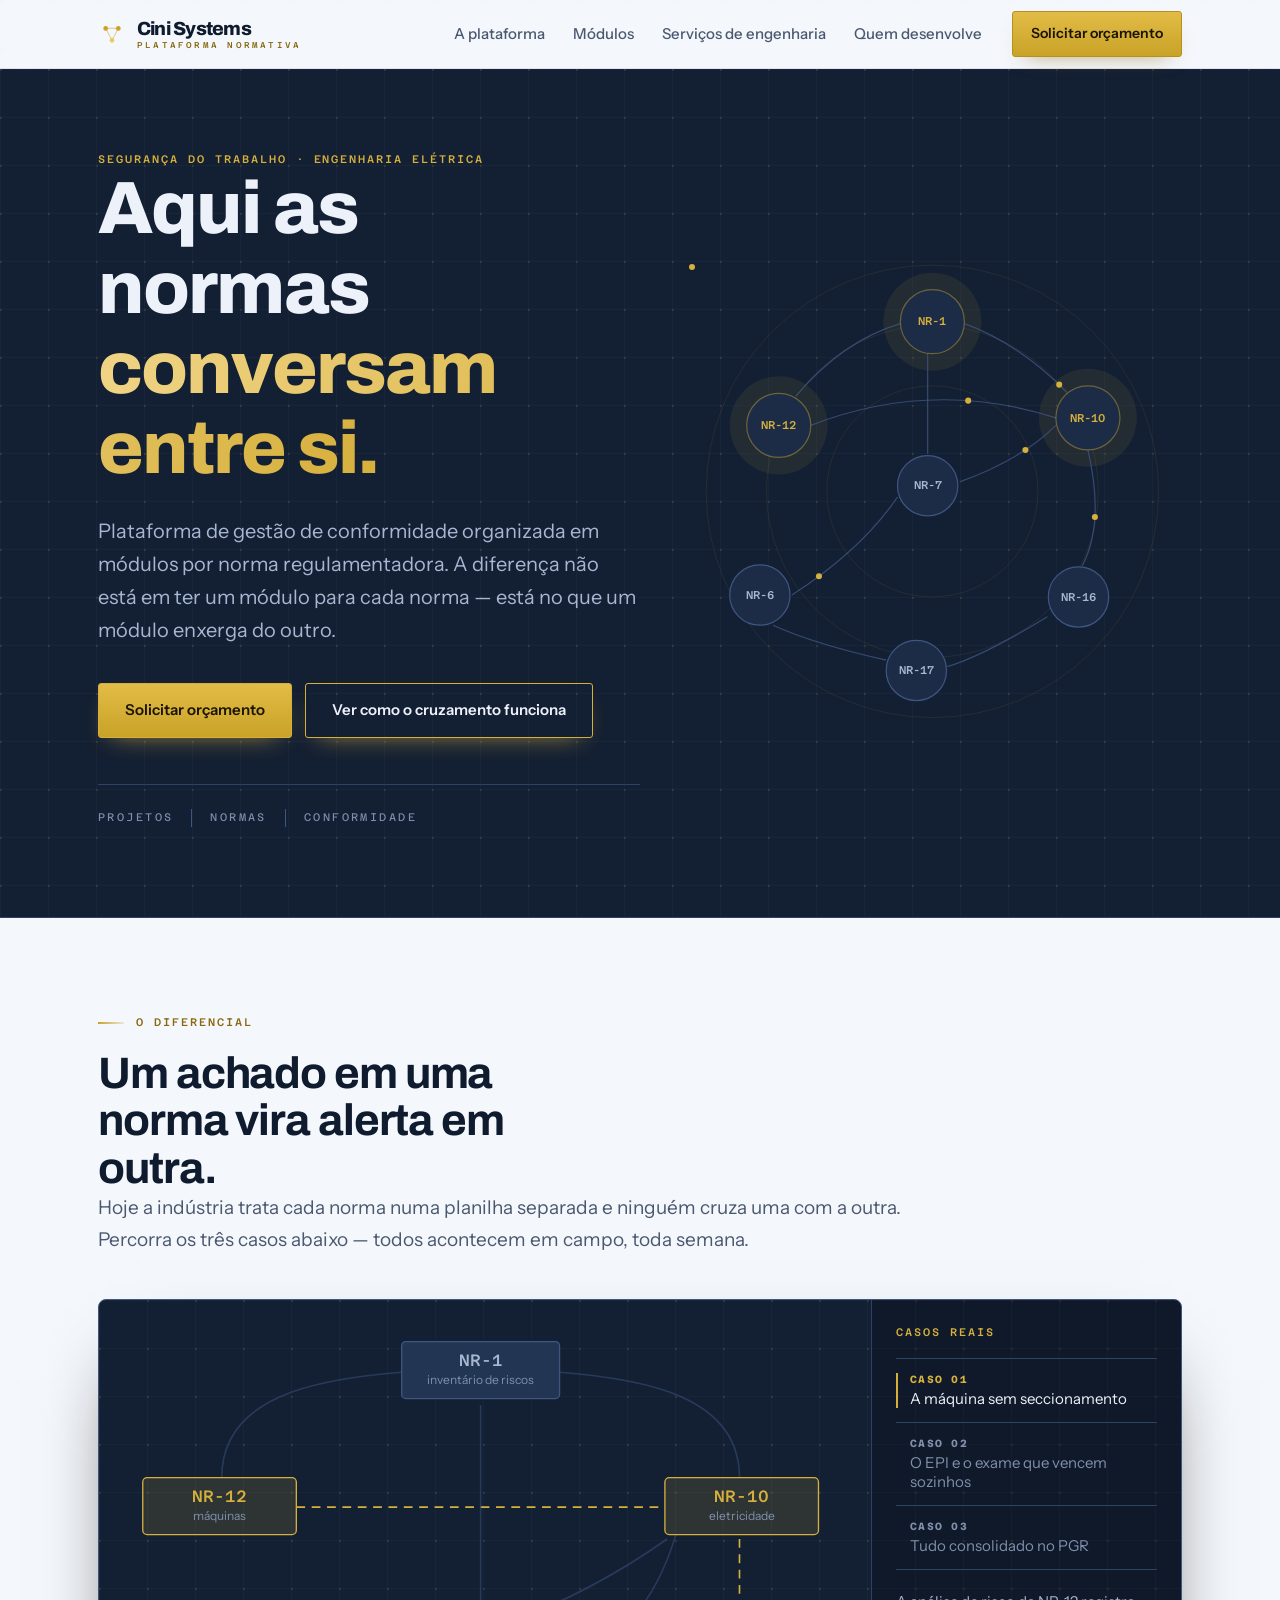
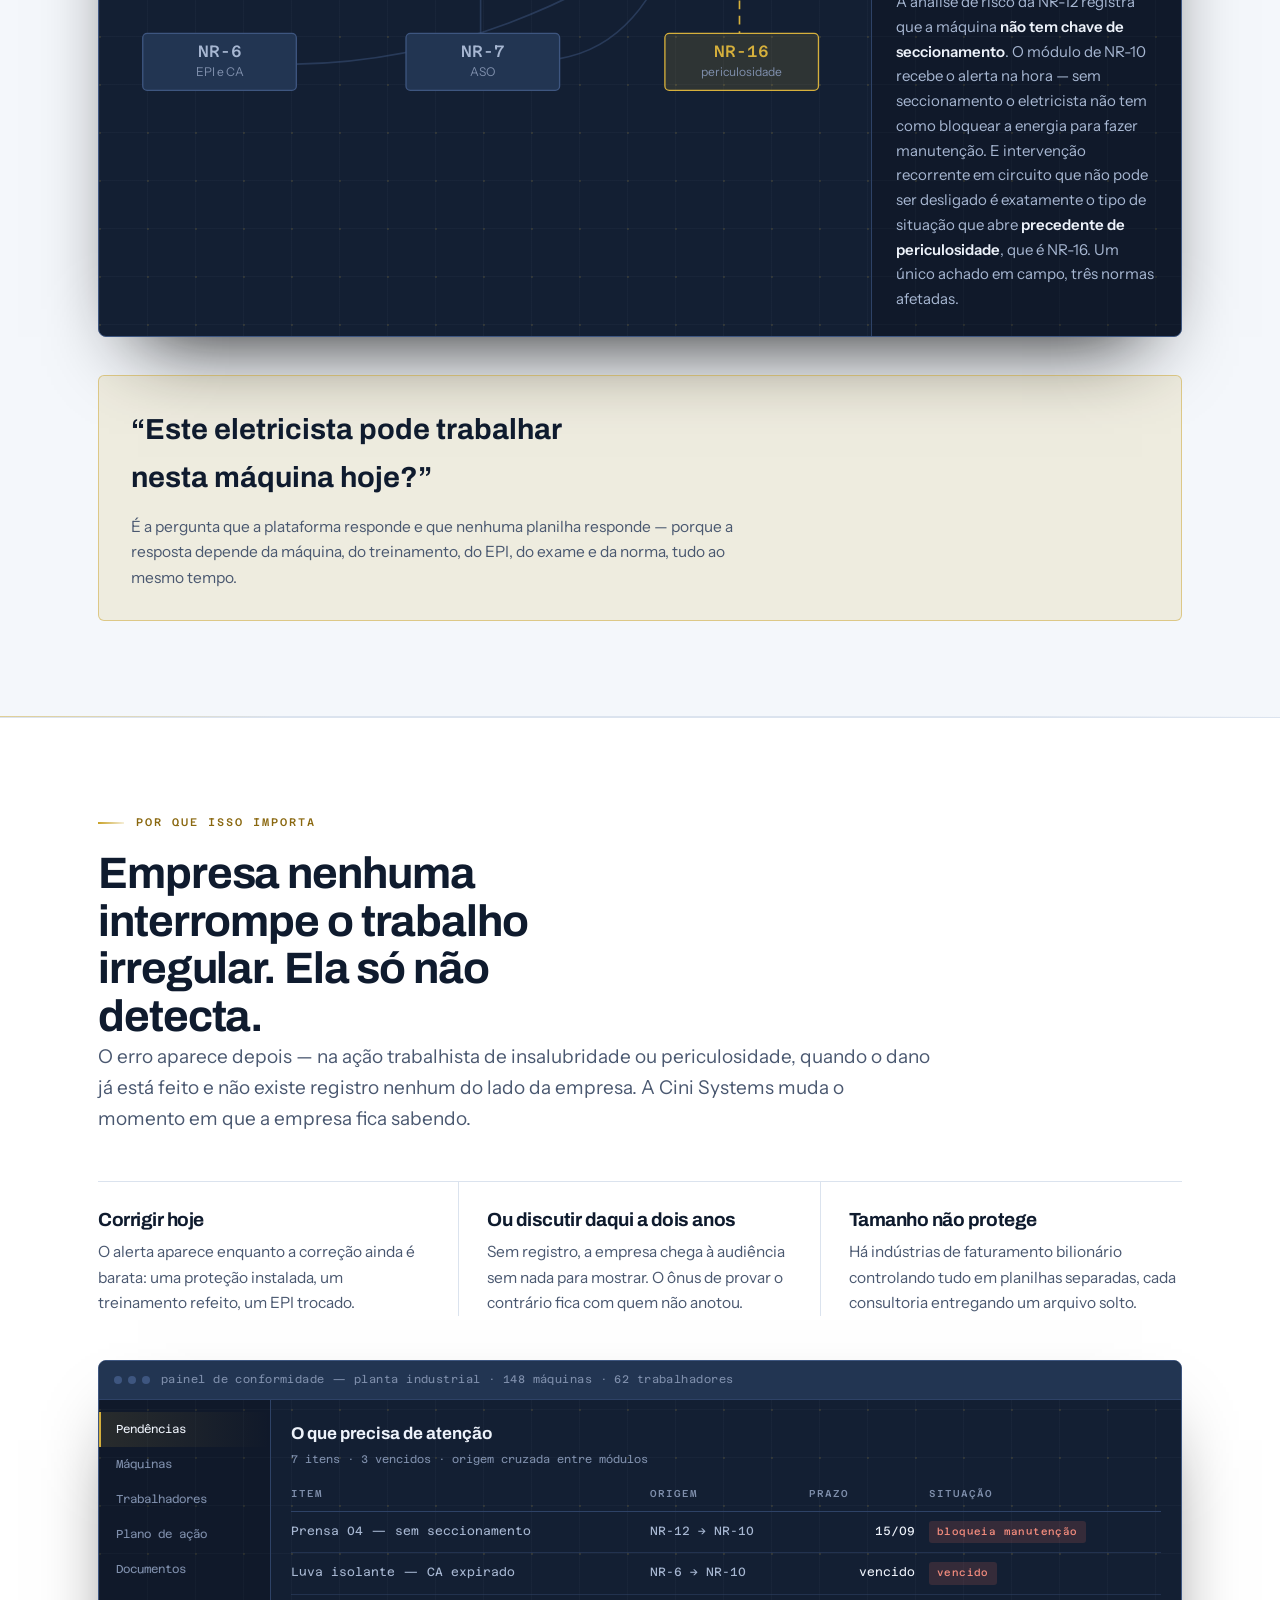
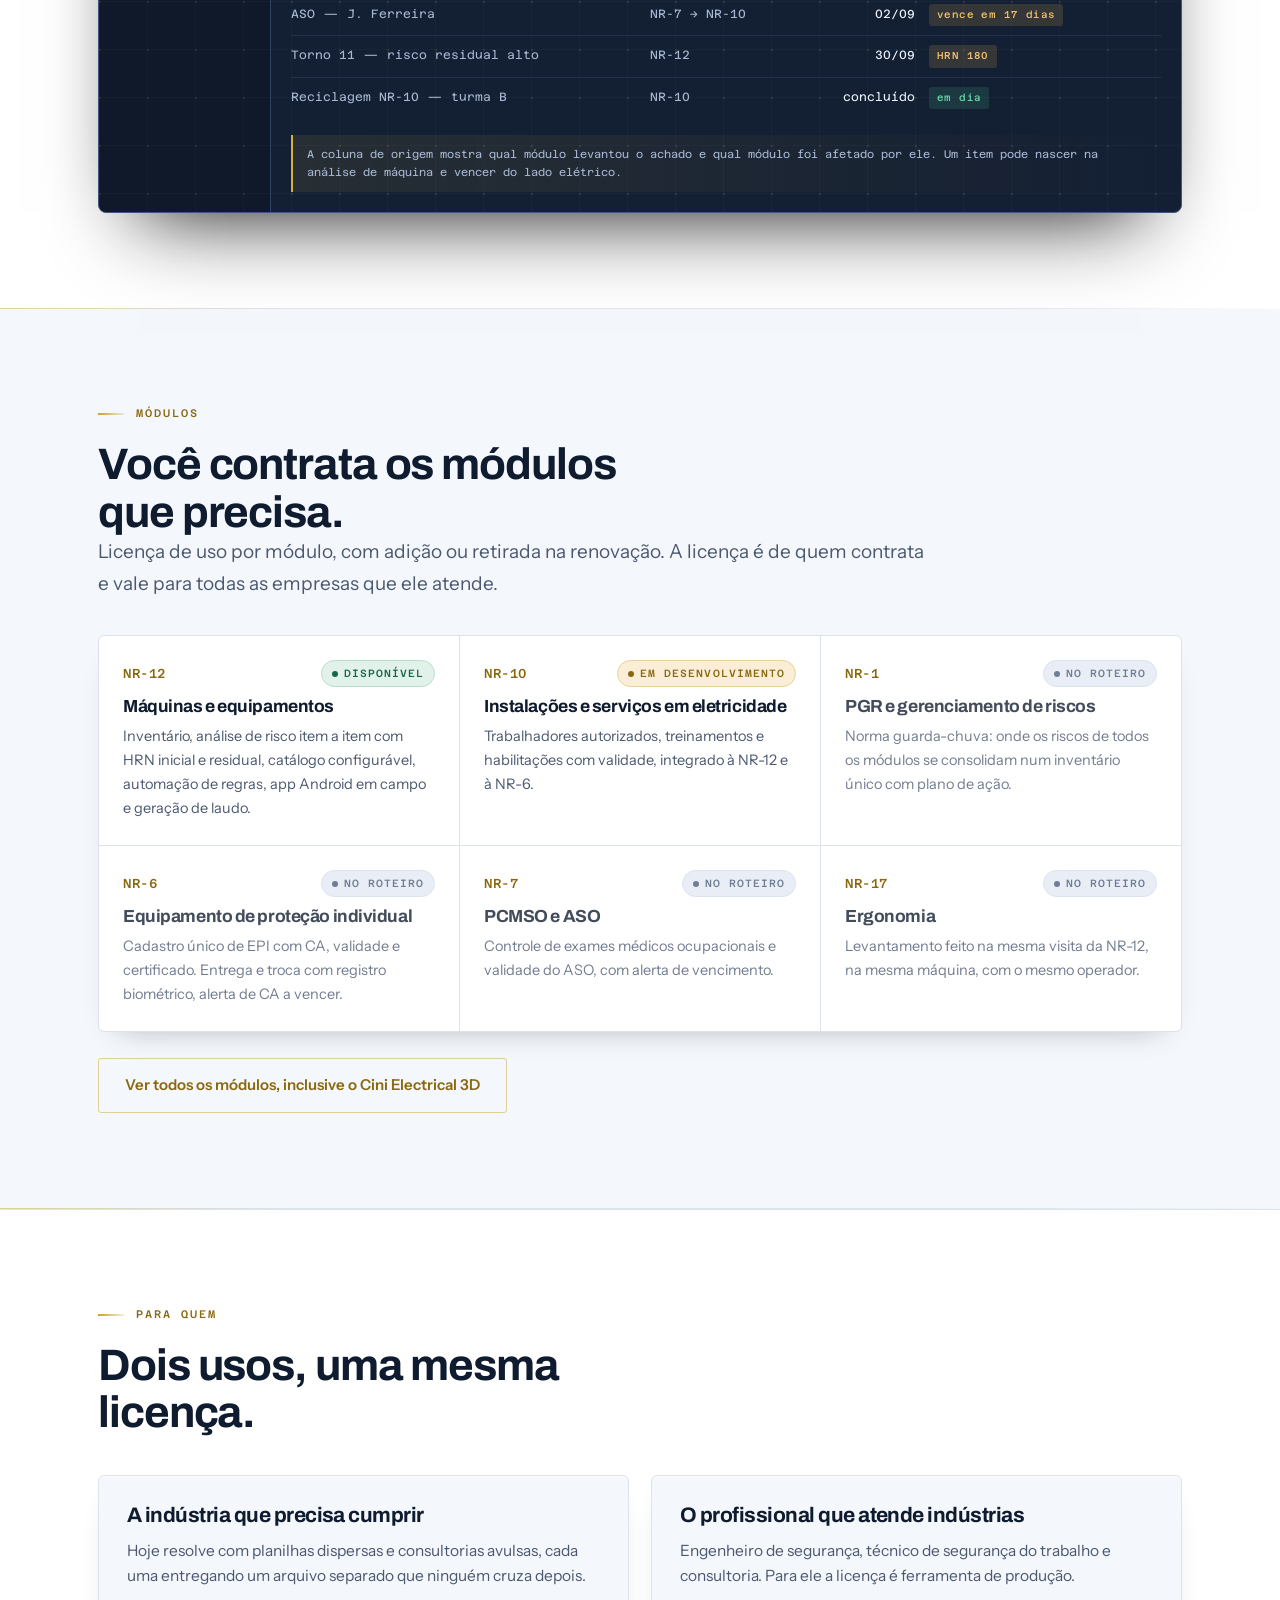
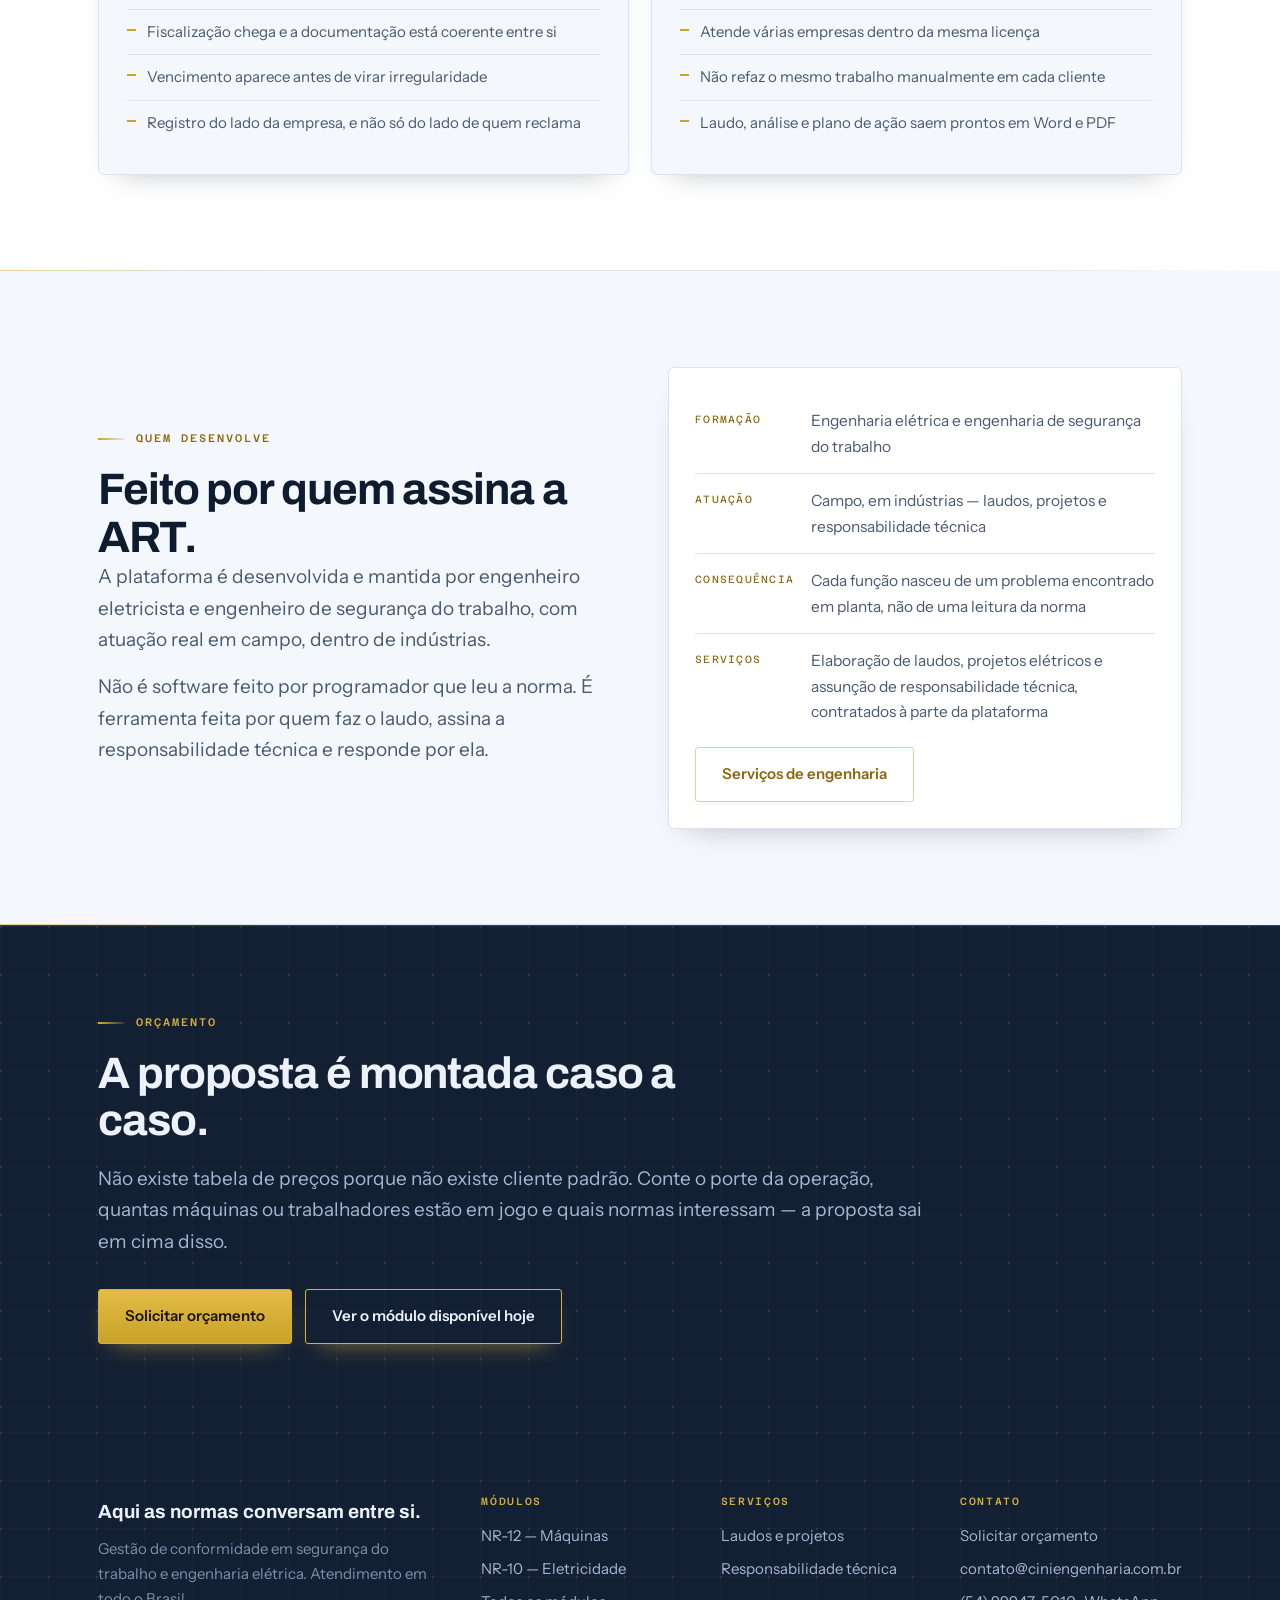
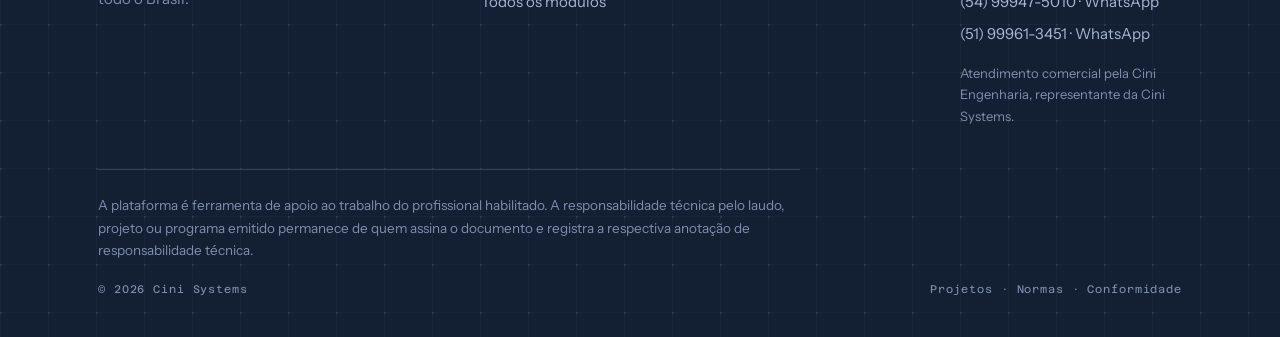
<file: index.html>
<!doctype html>
<html lang="pt-BR">
<head>
<meta charset="utf-8">
<meta name="viewport" content="width=device-width, initial-scale=1">

<title>Cini Systems — Gestão de conformidade em segurança do trabalho e engenharia elétrica</title>
<meta name="description" content="Plataforma modular por norma regulamentadora em que os módulos conversam entre si. Gestão de NR-12, análise de risco de máquinas com HRN, controle de trabalhadores autorizados da NR-10, EPI e ASO. Licença de uso por módulo.">

<link rel="canonical" href="https://www.cinisystems.com.br/">
<link rel="icon" type="image/svg+xml" href="assets/favicon.svg">

<link rel="preconnect" href="https://fonts.googleapis.com">
<link rel="preconnect" href="https://fonts.gstatic.com" crossorigin>
<link href="https://fonts.googleapis.com/css2?family=Archivo:wght@600;700;800&family=Azeret+Mono:wght@400;500&family=Instrument+Sans:wght@400;500;600&display=swap" rel="stylesheet">

<link rel="stylesheet" href="assets/css/base.css">
<link rel="stylesheet" href="assets/css/home.css">

<meta property="og:title" content="Cini Systems — Aqui as normas conversam entre si">
<meta property="og:description" content="Plataforma modular de conformidade em segurança do trabalho e engenharia elétrica. Os módulos cruzam informação entre si — planilha nenhuma faz isso.">
<meta property="og:url" content="https://www.cinisystems.com.br/">
<meta property="og:type" content="website">
<meta property="og:locale" content="pt_BR">
<meta property="og:site_name" content="Cini Systems">

<script type="application/ld+json">
{
  "@context":"https://schema.org",
  "@graph":[
    {
      "@type":"WebSite",
      "@id":"https://www.cinisystems.com.br/#website",
      "url":"https://www.cinisystems.com.br/",
      "name":"Cini Systems",
      "inLanguage":"pt-BR",
      "publisher":{"@id":"https://www.cinisystems.com.br/#organization"}
    },
    {
      "@type":"Organization",
      "@id":"https://www.cinisystems.com.br/#organization",
      "name":"Cini Systems",
      "url":"https://www.cinisystems.com.br/",
      "slogan":"Aqui as normas conversam entre si",
      "email":"contato@ciniengenharia.com.br",
      "telephone":"+55-54-99947-5010",
      "contactPoint":[
        {
          "@type":"ContactPoint",
          "contactType":"comercial",
          "name":"Cini Engenharia — representante comercial da Cini Systems",
          "telephone":"+55-54-99947-5010",
          "email":"contato@ciniengenharia.com.br",
          "areaServed":"BR",
          "availableLanguage":["pt-BR"]
        },
        {
          "@type":"ContactPoint",
          "contactType":"comercial",
          "telephone":"+55-51-99961-3451",
          "email":"contato@ciniengenharia.com.br",
          "areaServed":"BR",
          "availableLanguage":["pt-BR"]
        }
      ],
      "areaServed":{"@type":"Country","name":"Brasil"},
      "knowsAbout":["NR-12","NR-10","NR-1","NR-6","NR-7","NR-16","NR-17","NR-35","Análise de risco de máquinas","HRN","Prontuário de instalações elétricas","Diagrama unifilar"]
    },
    {
      "@type":"SoftwareApplication",
      "@id":"https://www.cinisystems.com.br/#software",
      "name":"Cini Systems",
      "applicationCategory":"BusinessApplication",
      "operatingSystem":"Web, Android",
      "inLanguage":"pt-BR",
      "publisher":{"@id":"https://www.cinisystems.com.br/#organization"},
      "featureList":[
        "Inventário de máquinas e análise de risco NR-12 com cálculo de HRN",
        "Catálogo de riscos configurável e motor de automação de regras",
        "Aplicativo Android para trabalho em campo com foto e gravação de voz",
        "Geração de laudo, análise de risco e plano de ação em Word e PDF",
        "Cruzamento de informação entre módulos de normas diferentes"
      ]
    }
  ]
}
</script>
</head>

<body>
<script>document.documentElement.className+=" js";</script>

<header class="nav">
  <div class="nav-int">
    <a class="logo" href="index.html">
      <svg viewBox="0 0 40 40" aria-hidden="true" focusable="false">
        <path d="M11 12 L29 12 L20 29 Z" fill="none" stroke="#C9A227" stroke-opacity=".45" stroke-width="1.6"/>
        <circle cx="11" cy="12" r="3.4" fill="#C9A227"/>
        <circle cx="29" cy="12" r="3.4" fill="#C9A227"/>
        <circle cx="20" cy="29" r="3.4" fill="#E8CB6C"/>
      </svg>
      <span class="logo-txt"><b>Cini Systems</b><i>plataforma normativa</i></span>
    </a>
    <button class="nav-toggle" aria-label="Abrir menu" aria-expanded="false" aria-controls="nav-links">
      <span></span><span></span><span></span>
    </button>
    <nav class="nav-links" id="nav-links">
      <a href="#cruzamento">A plataforma</a>
      <a href="modulos/index.html">Módulos</a>
      <a href="servicos-de-engenharia/index.html">Serviços de engenharia</a>
      <a href="#quem-desenvolve">Quem desenvolve</a>
    </nav>
    <a class="btn" href="orcamento/index.html">Solicitar orçamento</a>
  </div>
</header>

<main>

  <!-- ===== CAPA ===== -->
  <section class="capa escuro">
    <div class="container capa-grid">

      <div>
        <p class="olho">Segurança do trabalho · Engenharia elétrica</p>
        <h1>Aqui as normas <em>conversam entre si.</em></h1>
        <p class="lead">Plataforma de gestão de conformidade organizada em módulos por norma regulamentadora. A diferença não está em ter um módulo para cada norma — está no que um módulo enxerga do outro.</p>
        <div class="acoes">
          <a class="btn" href="orcamento/index.html">Solicitar orçamento</a>
          <a class="btn btn-neutro" href="#cruzamento">Ver como o cruzamento funciona</a>
        </div>
        <div class="pilares"><span>Projetos</span><span>Normas</span><span>Conformidade</span></div>
      </div>

      <svg class="rede" viewBox="0 0 520 470" xmlns="http://www.w3.org/2000/svg" role="img" aria-label="Rede de normas regulamentadoras interligadas: NR-1, NR-12, NR-10, NR-7, NR-6, NR-16 e NR-17, com informação circulando entre elas.">
        <circle class="anel" cx="255" cy="238" r="112"/>
        <circle class="anel" cx="255" cy="238" r="176"/>
        <circle class="anel" cx="255" cy="238" r="240"/>

        <circle class="halo" cx="92" cy="168" r="52"/>
        <circle class="halo halo-2" cx="420" cy="160" r="52"/>
        <circle class="halo halo-3" cx="255" cy="58" r="52"/>

        <path id="p1" class="fio" d="M126,168 Q255,118 386,160"/>
        <path id="p2" class="fio" d="M420,194 Q438,272 414,317"/>
        <path id="p3" class="fio" d="M106,348 Q180,300 218,244"/>
        <path id="p4" class="fio" d="M284,228 Q350,204 386,168"/>
        <path id="p5" class="fio" d="M110,137 Q160,78 221,60"/>
        <path id="p6" class="fio" d="M398,133 Q345,80 289,60"/>
        <path id="p7" class="fio" d="M206,417 Q130,400 86,380"/>
        <path id="p8" class="fio" d="M250,198 L250,92"/>
        <path id="p9" class="fio" d="M377,371 Q310,412 271,424"/>

        <g class="pulsos">
          <circle class="pulso" r="3.2"><animateMotion dur="3.4s" repeatCount="indefinite"><mpath href="#p1"/></animateMotion></circle>
          <circle class="pulso" r="3.2"><animateMotion dur="2.6s" begin="0.7s" repeatCount="indefinite"><mpath href="#p2"/></animateMotion></circle>
          <circle class="pulso" r="3.2"><animateMotion dur="3.9s" begin="1.3s" repeatCount="indefinite"><mpath href="#p3"/></animateMotion></circle>
          <circle class="pulso" r="3.2"><animateMotion dur="2.9s" begin="0.3s" repeatCount="indefinite"><mpath href="#p4"/></animateMotion></circle>
          <circle class="pulso" r="3.2"><animateMotion dur="3.2s" begin="1.9s" repeatCount="indefinite"><mpath href="#p6"/></animateMotion></circle>
          <circle class="pulso" r="3.2"><animateMotion dur="4.1s" begin="2.4s" repeatCount="indefinite"><mpath href="#p8"/></animateMotion></circle>
        </g>

        <g><circle class="bolha bolha-forte" cx="255" cy="58" r="34"/><text class="rot rot-forte" x="255" y="62" text-anchor="middle">NR-1</text></g>
        <g><circle class="bolha bolha-forte" cx="92" cy="168" r="34"/><text class="rot rot-forte" x="92" y="172" text-anchor="middle">NR-12</text></g>
        <g><circle class="bolha bolha-forte" cx="420" cy="160" r="34"/><text class="rot rot-forte" x="420" y="164" text-anchor="middle">NR-10</text></g>
        <g><circle class="bolha" cx="250" cy="232" r="32"/><text class="rot" x="250" y="236" text-anchor="middle">NR-7</text></g>
        <g><circle class="bolha" cx="72" cy="348" r="32"/><text class="rot" x="72" y="352" text-anchor="middle">NR-6</text></g>
        <g><circle class="bolha" cx="410" cy="350" r="32"/><text class="rot" x="410" y="354" text-anchor="middle">NR-16</text></g>
        <g><circle class="bolha" cx="238" cy="428" r="32"/><text class="rot" x="238" y="432" text-anchor="middle">NR-17</text></g>
      </svg>

    </div>
  </section>

  <!-- ===== O CRUZAMENTO ===== -->
  <section class="bloco" id="cruzamento">
    <div class="container" data-revela>
      <p class="regua olho">O diferencial</p>
      <h2>Um achado em uma norma vira alerta em outra.</h2>
      <p class="lead">Hoje a indústria trata cada norma numa planilha separada e ninguém cruza uma com a outra. Percorra os três casos abaixo — todos acontecem em campo, toda semana.</p>

      <div class="cruz escuro">

        <!-- diagrama -->
        <div class="cruz-mapa">
          <svg viewBox="0 0 660 380" xmlns="http://www.w3.org/2000/svg" role="img" aria-label="Diagrama mostrando como os módulos de NR-12, NR-10, NR-6, NR-7, NR-16 e NR-1 trocam informação entre si.">
            <defs>
              <marker id="seta" viewBox="0 0 10 10" refX="9" refY="5" markerWidth="5" markerHeight="5" orient="auto-start-reverse">
                <path d="M0,0 L10,5 L0,10 z" fill="#2A3A56"/>
              </marker>
              <marker id="seta-ouro" viewBox="0 0 10 10" refX="9" refY="5" markerWidth="5" markerHeight="5" orient="auto-start-reverse">
                <path d="M0,0 L10,5 L0,10 z" fill="#C9A227"/>
              </marker>
            </defs>

            <!-- arestas -->
            <path class="aresta" data-e="A" d="M158,167 L494,167"/>
            <path class="aresta" data-e="B" d="M562,196 L562,282"/>
            <path class="aresta" data-e="C" d="M158,310 C300,308 420,250 496,196"/>
            <path class="aresta" data-e="D" d="M398,305 C452,296 486,252 504,192"/>
            <path class="aresta" data-e="E" d="M90,140 C90,66 176,50 254,44"/>
            <path class="aresta" data-e="F" d="M562,140 C562,66 476,50 398,44"/>
            <path class="aresta" data-e="H" d="M326,282 L326,74"/>

            <!-- nós -->
            <g class="no" data-n="NR-1">
              <rect x="254" y="16" width="144" height="52" rx="4"/>
              <text class="n-cod" x="326" y="38" text-anchor="middle">NR-1</text>
              <text class="n-lab" x="326" y="55" text-anchor="middle">inventário de riscos</text>
            </g>
            <g class="no" data-n="NR-12">
              <rect x="18" y="140" width="140" height="52" rx="4"/>
              <text class="n-cod" x="88" y="162" text-anchor="middle">NR-12</text>
              <text class="n-lab" x="88" y="179" text-anchor="middle">máquinas</text>
            </g>
            <g class="no" data-n="NR-10">
              <rect x="494" y="140" width="140" height="52" rx="4"/>
              <text class="n-cod" x="564" y="162" text-anchor="middle">NR-10</text>
              <text class="n-lab" x="564" y="179" text-anchor="middle">eletricidade</text>
            </g>
            <g class="no" data-n="NR-6">
              <rect x="18" y="282" width="140" height="52" rx="4"/>
              <text class="n-cod" x="88" y="304" text-anchor="middle">NR-6</text>
              <text class="n-lab" x="88" y="321" text-anchor="middle">EPI e CA</text>
            </g>
            <g class="no" data-n="NR-7">
              <rect x="258" y="282" width="140" height="52" rx="4"/>
              <text class="n-cod" x="328" y="304" text-anchor="middle">NR-7</text>
              <text class="n-lab" x="328" y="321" text-anchor="middle">ASO</text>
            </g>
            <g class="no" data-n="NR-16">
              <rect x="494" y="282" width="140" height="52" rx="4"/>
              <text class="n-cod" x="564" y="304" text-anchor="middle">NR-16</text>
              <text class="n-lab" x="564" y="321" text-anchor="middle">periculosidade</text>
            </g>
          </svg>
        </div>

        <!-- passos -->
        <div class="cruz-passos">
          <span class="olho">Casos reais</span>

          <div role="tablist" aria-label="Casos de cruzamento entre módulos">
            <button class="passo-btn" role="tab" aria-selected="true" data-passo="1">
              <b>Caso 01</b>A máquina sem seccionamento
            </button>
            <button class="passo-btn" role="tab" aria-selected="false" data-passo="2">
              <b>Caso 02</b>O EPI e o exame que vencem sozinhos
            </button>
            <button class="passo-btn" role="tab" aria-selected="false" data-passo="3">
              <b>Caso 03</b>Tudo consolidado no PGR
            </button>
          </div>

          <p class="passo-texto" id="passo-texto" aria-live="polite"></p>
        </div>
      </div>

      <div class="pergunta">
        <p>“Este eletricista pode trabalhar nesta máquina hoje?”</p>
        <p>É a pergunta que a plataforma responde e que nenhuma planilha responde — porque a resposta depende da máquina, do treinamento, do EPI, do exame e da norma, tudo ao mesmo tempo.</p>
      </div>
    </div>
  </section>

  <!-- ===== O PROBLEMA ===== -->
  <section class="bloco bloco-alt">
    <div class="container" data-revela>
      <p class="regua olho">Por que isso importa</p>
      <h2>Empresa nenhuma interrompe o trabalho irregular. Ela só não detecta.</h2>
      <p class="lead">O erro aparece depois — na ação trabalhista de insalubridade ou periculosidade, quando o dano já está feito e não existe registro nenhum do lado da empresa. A Cini Systems muda o momento em que a empresa fica sabendo.</p>

      <div class="tres">
        <div>
          <h3>Corrigir hoje</h3>
          <p>O alerta aparece enquanto a correção ainda é barata: uma proteção instalada, um treinamento refeito, um EPI trocado.</p>
        </div>
        <div>
          <h3>Ou discutir daqui a dois anos</h3>
          <p>Sem registro, a empresa chega à audiência sem nada para mostrar. O ônus de provar o contrário fica com quem não anotou.</p>
        </div>
        <div>
          <h3>Tamanho não protege</h3>
          <p>Há indústrias de faturamento bilionário controlando tudo em planilhas separadas, cada consultoria entregando um arquivo solto.</p>
        </div>
      </div>

      <div class="tela escuro" style="margin-top:44px;" role="img" aria-label="Tela da plataforma com o painel de pendências, listando itens vencidos e a vencer com a norma de origem de cada um.">
        <div class="tela-barra">
          <div class="tela-pontos"><i></i><i></i><i></i></div>
          <div class="tela-titulo">painel de conformidade — planta industrial · 148 máquinas · 62 trabalhadores</div>
        </div>
        <div class="tela-corpo">
          <div class="tela-menu">
            <span class="on">Pendências</span>
            <span>Máquinas</span>
            <span>Trabalhadores</span>
            <span>Plano de ação</span>
            <span>Documentos</span>
          </div>
          <div class="tela-main">
            <p class="tela-h">O que precisa de atenção</p>
            <p class="tela-sub">7 itens · 3 vencidos · origem cruzada entre módulos</p>
            <table class="tela-tab">
              <thead>
                <tr><th>Item</th><th>Origem</th><th class="n">Prazo</th><th>Situação</th></tr>
              </thead>
              <tbody>
                <tr><td>Prensa 04 — sem seccionamento</td><td>NR-12 → NR-10</td><td class="n">15/09</td><td><span class="selo selo-risco">bloqueia manutenção</span></td></tr>
                <tr><td>Luva isolante — CA expirado</td><td>NR-6 → NR-10</td><td class="n">vencido</td><td><span class="selo selo-risco">vencido</span></td></tr>
                <tr><td>ASO — J. Ferreira</td><td>NR-7 → NR-10</td><td class="n">02/09</td><td><span class="selo selo-atencao">vence em 17 dias</span></td></tr>
                <tr><td>Torno 11 — risco residual alto</td><td>NR-12</td><td class="n">30/09</td><td><span class="selo selo-atencao">HRN 180</span></td></tr>
                <tr><td>Reciclagem NR-10 — turma B</td><td>NR-10</td><td class="n">concluído</td><td><span class="selo selo-ok">em dia</span></td></tr>
              </tbody>
            </table>
            <p class="citacao">A coluna de origem mostra qual módulo levantou o achado e qual módulo foi afetado por ele. Um item pode nascer na análise de máquina e vencer do lado elétrico.</p>
          </div>
        </div>
      </div>
    </div>
  </section>

  <!-- ===== MÓDULOS ===== -->
  <section class="bloco" id="modulos">
    <div class="container" data-revela>
      <p class="regua olho">Módulos</p>
      <h2>Você contrata os módulos que precisa.</h2>
      <p class="lead">Licença de uso por módulo, com adição ou retirada na renovação. A licença é de quem contrata e vale para todas as empresas que ele atende.</p>

      <div class="modulos">

        <a class="modulo" href="modulos/nr-12/index.html">
          <div class="modulo-topo">
            <span class="modulo-cod">NR-12</span>
            <span class="status status-disponivel">disponível</span>
          </div>
          <h3>Máquinas e equipamentos</h3>
          <p>Inventário, análise de risco item a item com HRN inicial e residual, catálogo configurável, automação de regras, app Android em campo e geração de laudo.</p>
        </a>

        <a class="modulo" href="modulos/nr-10/index.html">
          <div class="modulo-topo">
            <span class="modulo-cod">NR-10</span>
            <span class="status status-desenvolvimento">em desenvolvimento</span>
          </div>
          <h3>Instalações e serviços em eletricidade</h3>
          <p>Trabalhadores autorizados, treinamentos e habilitações com validade, integrado à NR-12 e à NR-6.</p>
        </a>

        <div class="modulo indisponivel">
          <div class="modulo-topo">
            <span class="modulo-cod">NR-1</span>
            <span class="status status-roteiro">no roteiro</span>
          </div>
          <h3>PGR e gerenciamento de riscos</h3>
          <p>Norma guarda-chuva: onde os riscos de todos os módulos se consolidam num inventário único com plano de ação.</p>
        </div>

        <div class="modulo indisponivel">
          <div class="modulo-topo">
            <span class="modulo-cod">NR-6</span>
            <span class="status status-roteiro">no roteiro</span>
          </div>
          <h3>Equipamento de proteção individual</h3>
          <p>Cadastro único de EPI com CA, validade e certificado. Entrega e troca com registro biométrico, alerta de CA a vencer.</p>
        </div>

        <div class="modulo indisponivel">
          <div class="modulo-topo">
            <span class="modulo-cod">NR-7</span>
            <span class="status status-roteiro">no roteiro</span>
          </div>
          <h3>PCMSO e ASO</h3>
          <p>Controle de exames médicos ocupacionais e validade do ASO, com alerta de vencimento.</p>
        </div>

        <div class="modulo indisponivel">
          <div class="modulo-topo">
            <span class="modulo-cod">NR-17</span>
            <span class="status status-roteiro">no roteiro</span>
          </div>
          <h3>Ergonomia</h3>
          <p>Levantamento feito na mesma visita da NR-12, na mesma máquina, com o mesmo operador.</p>
        </div>

      </div>

      <div style="margin-top:26px;" class="acoes">
        <a class="btn btn-vazado" href="modulos/index.html">Ver todos os módulos, inclusive o Cini Electrical 3D</a>
      </div>
    </div>
  </section>

  <!-- ===== PERFIS ===== -->
  <section class="bloco bloco-alt">
    <div class="container" data-revela>
      <p class="regua olho">Para quem</p>
      <h2>Dois usos, uma mesma licença.</h2>

      <div class="perfis">
        <div class="perfil">
          <h3>A indústria que precisa cumprir</h3>
          <p>Hoje resolve com planilhas dispersas e consultorias avulsas, cada uma entregando um arquivo separado que ninguém cruza depois.</p>
          <ul>
            <li>Fiscalização chega e a documentação está coerente entre si</li>
            <li>Vencimento aparece antes de virar irregularidade</li>
            <li>Registro do lado da empresa, e não só do lado de quem reclama</li>
          </ul>
        </div>

        <div class="perfil">
          <h3>O profissional que atende indústrias</h3>
          <p>Engenheiro de segurança, técnico de segurança do trabalho e consultoria. Para ele a licença é ferramenta de produção.</p>
          <ul>
            <li>Atende várias empresas dentro da mesma licença</li>
            <li>Não refaz o mesmo trabalho manualmente em cada cliente</li>
            <li>Laudo, análise e plano de ação saem prontos em Word e PDF</li>
          </ul>
        </div>
      </div>
    </div>
  </section>

  <!-- ===== QUEM DESENVOLVE ===== -->
  <section class="bloco" id="quem-desenvolve">
    <div class="container assina-grid" data-revela>
      <div>
        <p class="regua olho">Quem desenvolve</p>
        <h2>Feito por quem assina a ART.</h2>
        <p class="lead">A plataforma é desenvolvida e mantida por engenheiro eletricista e engenheiro de segurança do trabalho, com atuação real em campo, dentro de indústrias.</p>
        <p class="lead" style="margin-top:16px;">Não é software feito por programador que leu a norma. É ferramenta feita por quem faz o laudo, assina a responsabilidade técnica e responde por ela.</p>
      </div>

      <div class="cartao">
        <ul class="assina-lista">
          <li><span>Formação</span>Engenharia elétrica e engenharia de segurança do trabalho</li>
          <li><span>Atuação</span>Campo, em indústrias — laudos, projetos e responsabilidade técnica</li>
          <li><span>Consequência</span>Cada função nasceu de um problema encontrado em planta, não de uma leitura da norma</li>
          <li><span>Serviços</span>Elaboração de laudos, projetos elétricos e assunção de responsabilidade técnica, contratados à parte da plataforma</li>
        </ul>
        <div class="acoes" style="margin-top:22px;">
          <a class="btn btn-vazado" href="servicos-de-engenharia/index.html">Serviços de engenharia</a>
        </div>
      </div>
    </div>
  </section>

  <!-- ===== CHAMADA ===== -->
  <section class="bloco chamada escuro">
    <div class="container" data-revela>
      <p class="regua olho">Orçamento</p>
      <h2>A proposta é montada caso a caso.</h2>
      <p class="lead">Não existe tabela de preços porque não existe cliente padrão. Conte o porte da operação, quantas máquinas ou trabalhadores estão em jogo e quais normas interessam — a proposta sai em cima disso.</p>
      <div class="acoes">
        <a class="btn" href="orcamento/index.html">Solicitar orçamento</a>
        <a class="btn btn-neutro" href="modulos/nr-12/index.html">Ver o módulo disponível hoje</a>
      </div>
    </div>
  </section>

</main>

<footer class="rodape escuro">
  <div class="container">
    <div class="rodape-grid">
      <div>
        <p class="rodape-frase">Aqui as normas conversam entre si.</p>
        <p style="font-size:15px;color:var(--texto-3);max-width:36ch;">Gestão de conformidade em segurança do trabalho e engenharia elétrica. Atendimento em todo o Brasil.</p>
      </div>
      <div>
        <h4>Módulos</h4>
        <ul>
          <li><a href="modulos/nr-12/index.html">NR-12 — Máquinas</a></li>
          <li><a href="modulos/nr-10/index.html">NR-10 — Eletricidade</a></li>
          <li><a href="modulos/index.html">Todos os módulos</a></li>
        </ul>
      </div>
      <div>
        <h4>Serviços</h4>
        <ul>
          <li><a href="servicos-de-engenharia/index.html">Laudos e projetos</a></li>
          <li><a href="servicos-de-engenharia/index.html#art">Responsabilidade técnica</a></li>
        </ul>
      </div>
      <div>
        <h4>Contato</h4>
        <ul>
          <li><a href="orcamento/index.html">Solicitar orçamento</a></li>
          <li><a href="mailto:contato@ciniengenharia.com.br">contato@ciniengenharia.com.br</a></li>
          <li><a href="https://wa.me/5554999475010">(54) 99947-5010 · WhatsApp</a></li>
          <li><a href="https://wa.me/5551999613451">(51) 99961-3451 · WhatsApp</a></li>
        </ul>
        <p style="font-size:13px;color:var(--texto-3);margin-top:12px;max-width:30ch;">Atendimento comercial pela Cini Engenharia, representante da Cini Systems.</p>
      </div>
    </div>

    <p class="rodape-nota">A plataforma é ferramenta de apoio ao trabalho do profissional habilitado. A responsabilidade técnica pelo laudo, projeto ou programa emitido permanece de quem assina o documento e registra a respectiva anotação de responsabilidade técnica.</p>

    <div class="rodape-fim">
      <span>© 2026 Cini Systems</span>
      <span>Projetos · Normas · Conformidade</span>
    </div>
  </div>
</footer>

<script>
(function(){
  var b=document.querySelector('.nav-toggle'),m=document.getElementById('nav-links');
  if(b&&m)b.addEventListener('click',function(){
    var a=m.classList.toggle('aberto');
    b.setAttribute('aria-expanded',a?'true':'false');
  });
})();

/* movimento reduzido: desliga os pulsos da rede (SMIL não obedece a CSS) */
(function(){
  if(!window.matchMedia||!matchMedia('(prefers-reduced-motion: reduce)').matches)return;
  document.querySelectorAll('animateMotion').forEach(function(a){a.remove();});
  document.querySelectorAll('.pulso').forEach(function(c){c.remove();});
})();

/* revelação por rolagem */
(function(){
  var alvos=document.querySelectorAll('[data-revela]');
  if(!alvos.length)return;
  if(!('IntersectionObserver' in window)){
    alvos.forEach(function(e){e.classList.add('revelado');});
    return;
  }
  var obs=new IntersectionObserver(function(ent){
    ent.forEach(function(e){
      if(e.isIntersecting){ e.target.classList.add('revelado'); obs.unobserve(e.target); }
    });
  },{rootMargin:'0px 0px -12% 0px',threshold:.06});
  alvos.forEach(function(e){obs.observe(e);});
})();

(function(){
  var CASOS={
    '1':{
      nos:['NR-12','NR-10','NR-16'],
      arestas:['A','B'],
      texto:'A análise de risco da NR-12 registra que a máquina <strong>não tem chave de seccionamento</strong>. O módulo de NR-10 recebe o alerta na hora — sem seccionamento o eletricista não tem como bloquear a energia para fazer manutenção. E intervenção recorrente em circuito que não pode ser desligado é exatamente o tipo de situação que abre <strong>precedente de periculosidade</strong>, que é NR-16. Um único achado em campo, três normas afetadas.'
    },
    '2':{
      nos:['NR-6','NR-7','NR-10'],
      arestas:['C','D'],
      texto:'O EPI é cadastrado <strong>uma vez</strong> na NR-6, com CA e validade. O exame ocupacional fica na NR-7. O módulo de NR-10 lê os dois cadastros. Quando o CA da luva isolante expira ou o ASO vence, o trabalhador <strong>sai da lista de autorizados</strong> antes de alguém precisar conferir. CA e ASO vencem sozinhos — o sistema avisa antes; a planilha não avisa.'
    },
    '3':{
      nos:['NR-1','NR-12','NR-10','NR-7'],
      arestas:['E','F','H'],
      texto:'A NR-1 é a norma guarda-chuva. Cada risco levantado nos outros módulos sobe para um <strong>inventário único com plano de ação</strong>, como a norma exige — incluindo a obrigação do empregador de fiscalizar o uso do EPI. Não é relatório remontado no fim do ano: é o mesmo dado, visto de cima.'
    }
  };

  var svg=document.querySelector('.cruz-mapa svg');
  if(!svg)return;
  var btns=Array.prototype.slice.call(document.querySelectorAll('.passo-btn'));
  var alvo=document.getElementById('passo-texto');

  function aplicar(id){
    var c=CASOS[id];
    svg.querySelectorAll('.no').forEach(function(n){
      n.classList.toggle('ativo', c.nos.indexOf(n.dataset.n)>-1);
    });
    svg.querySelectorAll('.aresta').forEach(function(a){
      a.classList.toggle('ativo', c.arestas.indexOf(a.dataset.e)>-1);
    });
    alvo.innerHTML=c.texto;
    btns.forEach(function(b){ b.setAttribute('aria-selected', b.dataset.passo===id?'true':'false'); });
  }

  btns.forEach(function(b){
    b.addEventListener('click',function(){ aplicar(b.dataset.passo); });
  });
  aplicar('1');
})();
</script>
</body>
</html>
</file>
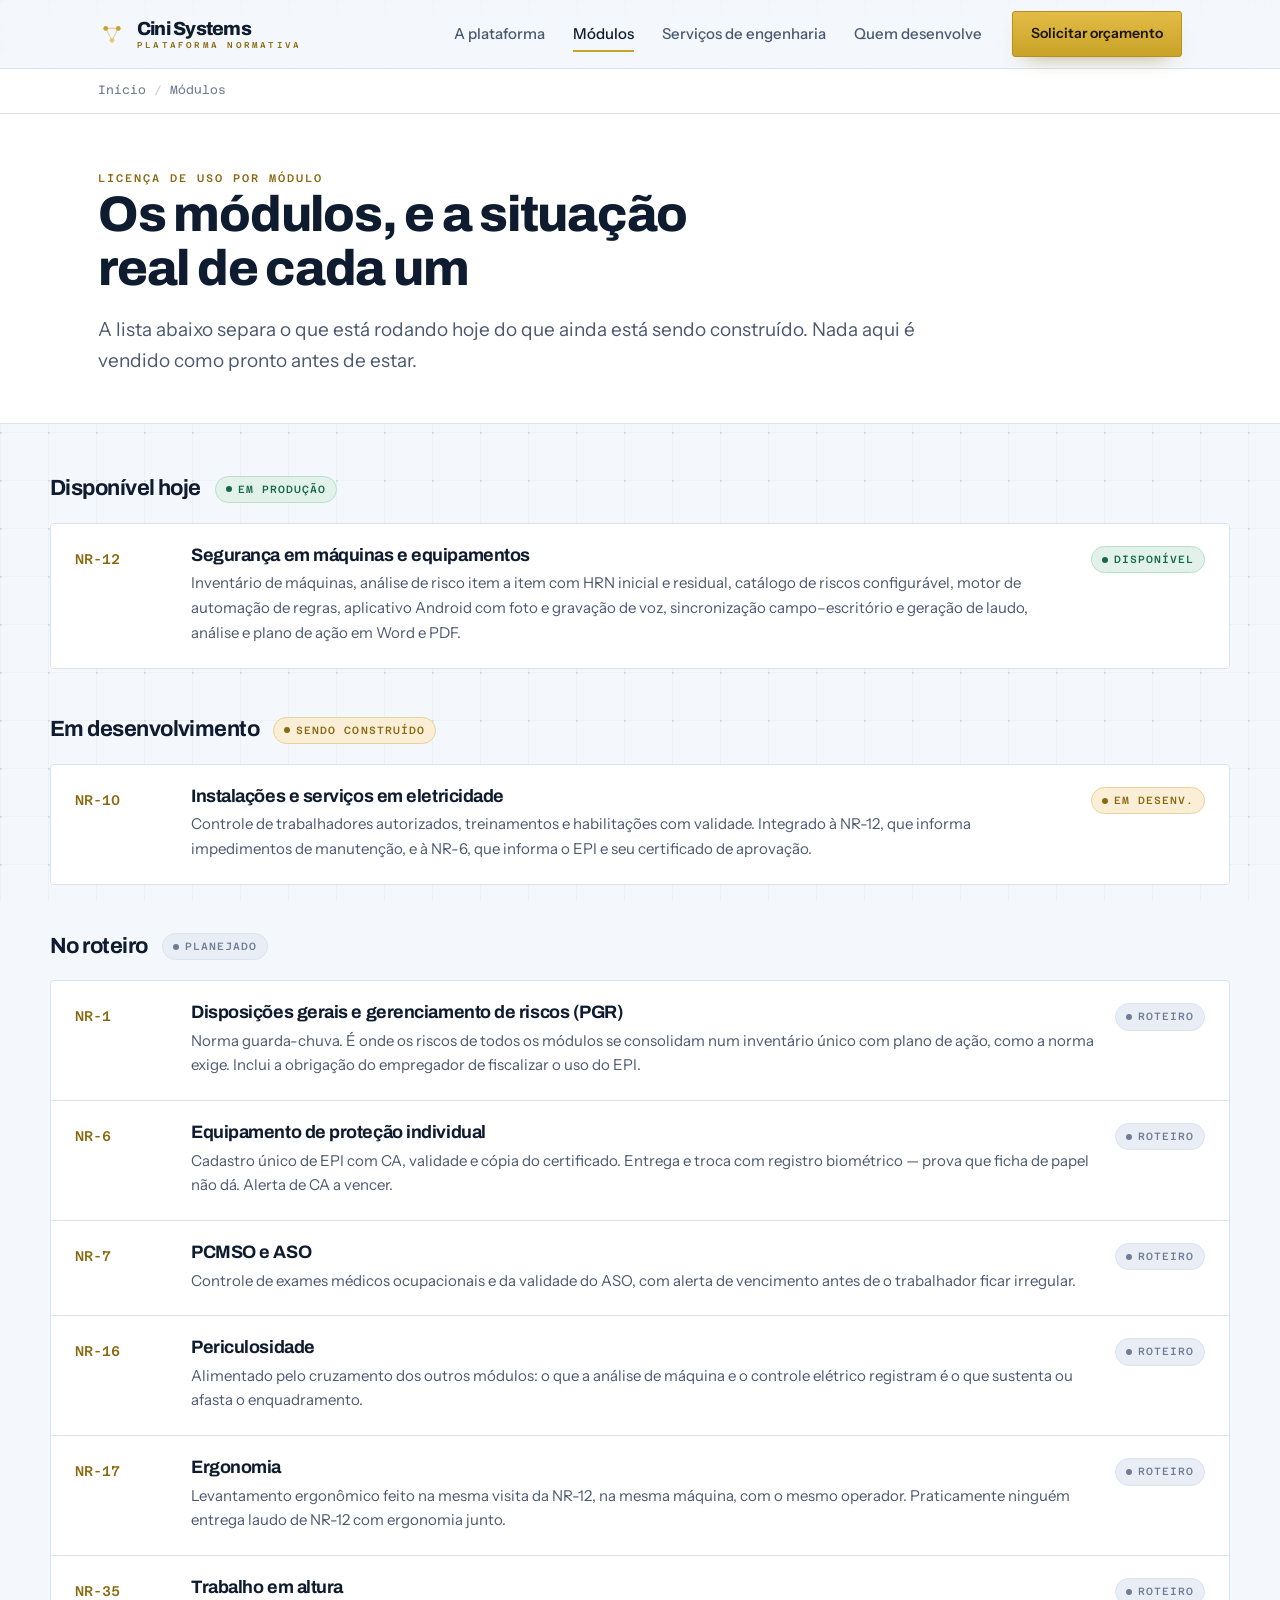
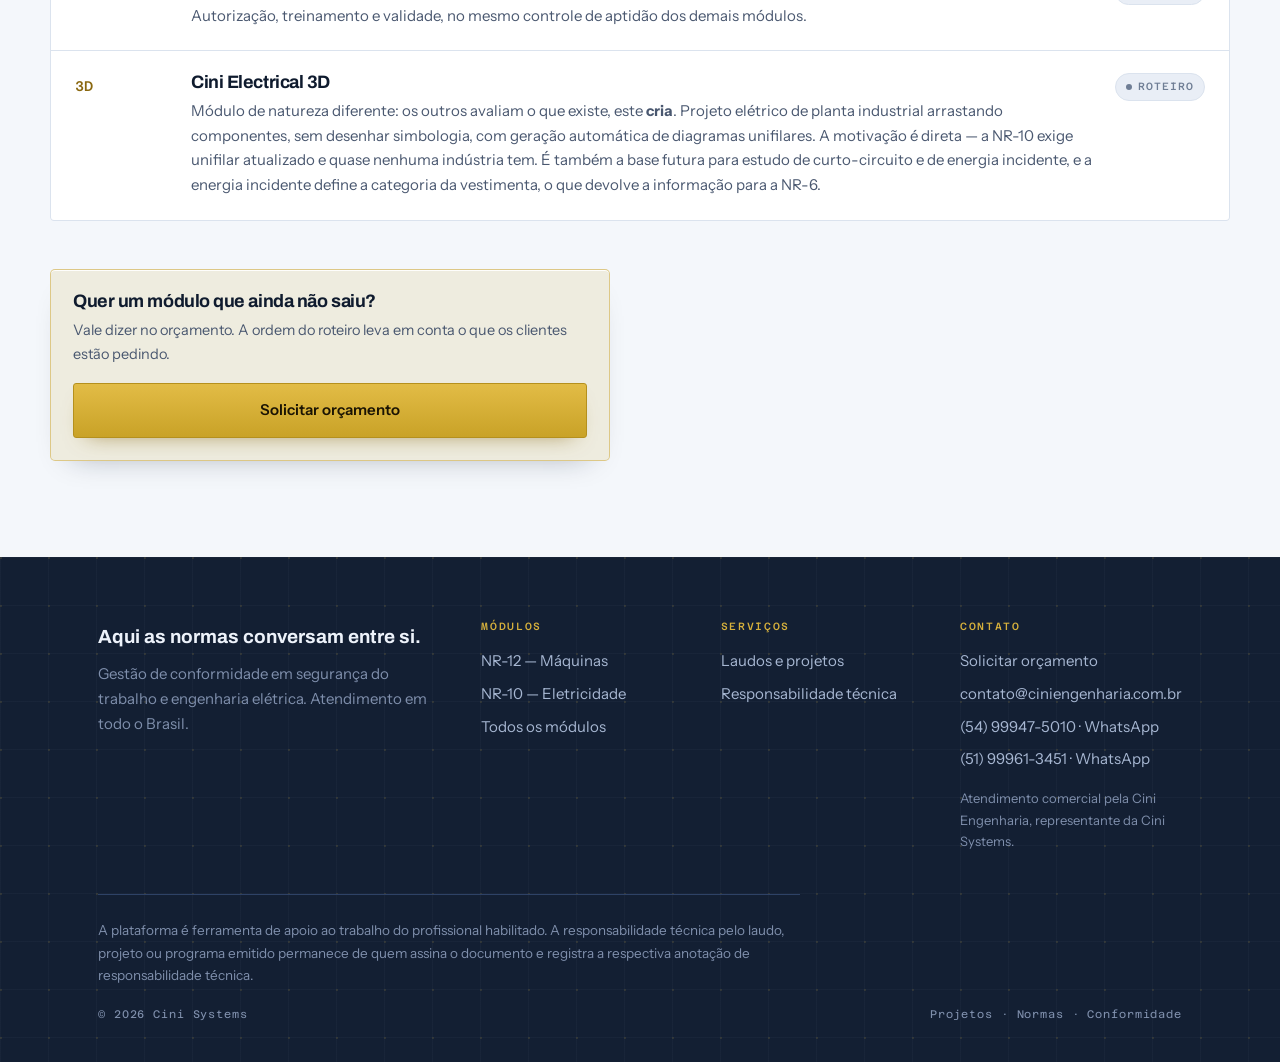
<file: modulos/index.html>
<!doctype html>
<html lang="pt-BR">
<head>
<meta charset="utf-8">
<meta name="viewport" content="width=device-width, initial-scale=1">

<title>Módulos da plataforma — NR-12, NR-10, PGR, EPI e Cini Electrical 3D | Cini Systems</title>
<meta name="description" content="Todos os módulos da Cini Systems por norma regulamentadora, com a situação real de cada um: disponível hoje, em desenvolvimento ou no roteiro. Licença de uso por módulo.">

<link rel="canonical" href="https://www.cinisystems.com.br/modulos/">
<link rel="icon" type="image/svg+xml" href="../assets/favicon.svg">

<link rel="preconnect" href="https://fonts.googleapis.com">
<link rel="preconnect" href="https://fonts.gstatic.com" crossorigin>
<link href="https://fonts.googleapis.com/css2?family=Archivo:wght@600;700;800&family=Azeret+Mono:wght@400;500&family=Instrument+Sans:wght@400;500;600&display=swap" rel="stylesheet">

<link rel="stylesheet" href="../assets/css/base.css">
<link rel="stylesheet" href="../assets/css/pagina.css">

<meta property="og:title" content="Módulos da plataforma Cini Systems">
<meta property="og:description" content="Módulos por norma regulamentadora, com a situação real de cada um.">
<meta property="og:url" content="https://www.cinisystems.com.br/modulos/">
<meta property="og:type" content="website">
<meta property="og:locale" content="pt_BR">
<meta property="og:site_name" content="Cini Systems">

<script type="application/ld+json">
{
  "@context":"https://schema.org",
  "@type":"BreadcrumbList",
  "itemListElement":[
    {"@type":"ListItem","position":1,"name":"Início","item":"https://www.cinisystems.com.br/"},
    {"@type":"ListItem","position":2,"name":"Módulos","item":"https://www.cinisystems.com.br/modulos/"}
  ]
}
</script>
</head>

<body>
<script>document.documentElement.className+=" js";</script>

<header class="nav">
  <div class="nav-int">
    <a class="logo" href="../index.html">
      <svg viewBox="0 0 40 40" aria-hidden="true" focusable="false">
        <path d="M11 12 L29 12 L20 29 Z" fill="none" stroke="#C9A227" stroke-opacity=".45" stroke-width="1.6"/>
        <circle cx="11" cy="12" r="3.4" fill="#C9A227"/>
        <circle cx="29" cy="12" r="3.4" fill="#C9A227"/>
        <circle cx="20" cy="29" r="3.4" fill="#E8CB6C"/>
      </svg>
      <span class="logo-txt"><b>Cini Systems</b><i>plataforma normativa</i></span>
    </a>
    <button class="nav-toggle" aria-label="Abrir menu" aria-expanded="false" aria-controls="nav-links">
      <span></span><span></span><span></span>
    </button>
    <nav class="nav-links" id="nav-links">
      <a href="../index.html#cruzamento">A plataforma</a>
      <a href="../modulos/index.html" aria-current="page">Módulos</a>
      <a href="../servicos-de-engenharia/index.html">Serviços de engenharia</a>
      <a href="../index.html#quem-desenvolve">Quem desenvolve</a>
    </nav>
    <a class="btn" href="../orcamento/index.html">Solicitar orçamento</a>
  </div>
</header>

<nav class="trilha" aria-label="Você está em">
  <ol><li><a href="../index.html">Início</a></li><li>Módulos</li></ol>
</nav>

<main>

  <section class="topo-pag">
    <div class="container">
      <p class="olho">Licença de uso por módulo</p>
      <h1>Os módulos, e a situação real de cada um</h1>
      <p class="lead">A lista abaixo separa o que está rodando hoje do que ainda está sendo construído. Nada aqui é vendido como pronto antes de estar.</p>
    </div>
  </section>

  <div class="container" style="padding:52px 0 76px;">

    <!-- DISPONÍVEL -->
    <section class="grupo">
      <div class="grupo-cab">
        <h2>Disponível hoje</h2>
        <span class="status status-disponivel">em produção</span>
      </div>
      <div class="lista-modulos">
        <a class="item-mod" href="../modulos/nr-12/index.html">
          <span class="modulo-cod">NR-12</span>
          <div>
            <h3>Segurança em máquinas e equipamentos</h3>
            <p>Inventário de máquinas, análise de risco item a item com HRN inicial e residual, catálogo de riscos configurável, motor de automação de regras, aplicativo Android com foto e gravação de voz, sincronização campo–escritório e geração de laudo, análise e plano de ação em Word e PDF.</p>
          </div>
          <span class="status status-disponivel">disponível</span>
        </a>
      </div>
    </section>

    <!-- EM DESENVOLVIMENTO -->
    <section class="grupo">
      <div class="grupo-cab">
        <h2>Em desenvolvimento</h2>
        <span class="status status-desenvolvimento">sendo construído</span>
      </div>
      <div class="lista-modulos">
        <a class="item-mod" href="../modulos/nr-10/index.html">
          <span class="modulo-cod">NR-10</span>
          <div>
            <h3>Instalações e serviços em eletricidade</h3>
            <p>Controle de trabalhadores autorizados, treinamentos e habilitações com validade. Integrado à NR-12, que informa impedimentos de manutenção, e à NR-6, que informa o EPI e seu certificado de aprovação.</p>
          </div>
          <span class="status status-desenvolvimento">em desenv.</span>
        </a>
      </div>
    </section>

    <!-- ROTEIRO -->
    <section class="grupo">
      <div class="grupo-cab">
        <h2>No roteiro</h2>
        <span class="status status-roteiro">planejado</span>
      </div>
      <div class="lista-modulos">

        <div class="item-mod">
          <span class="modulo-cod">NR-1</span>
          <div>
            <h3>Disposições gerais e gerenciamento de riscos (PGR)</h3>
            <p>Norma guarda-chuva. É onde os riscos de todos os módulos se consolidam num inventário único com plano de ação, como a norma exige. Inclui a obrigação do empregador de fiscalizar o uso do EPI.</p>
          </div>
          <span class="status status-roteiro">roteiro</span>
        </div>

        <div class="item-mod">
          <span class="modulo-cod">NR-6</span>
          <div>
            <h3>Equipamento de proteção individual</h3>
            <p>Cadastro único de EPI com CA, validade e cópia do certificado. Entrega e troca com registro biométrico — prova que ficha de papel não dá. Alerta de CA a vencer.</p>
          </div>
          <span class="status status-roteiro">roteiro</span>
        </div>

        <div class="item-mod">
          <span class="modulo-cod">NR-7</span>
          <div>
            <h3>PCMSO e ASO</h3>
            <p>Controle de exames médicos ocupacionais e da validade do ASO, com alerta de vencimento antes de o trabalhador ficar irregular.</p>
          </div>
          <span class="status status-roteiro">roteiro</span>
        </div>

        <div class="item-mod">
          <span class="modulo-cod">NR-16</span>
          <div>
            <h3>Periculosidade</h3>
            <p>Alimentado pelo cruzamento dos outros módulos: o que a análise de máquina e o controle elétrico registram é o que sustenta ou afasta o enquadramento.</p>
          </div>
          <span class="status status-roteiro">roteiro</span>
        </div>

        <div class="item-mod">
          <span class="modulo-cod">NR-17</span>
          <div>
            <h3>Ergonomia</h3>
            <p>Levantamento ergonômico feito na mesma visita da NR-12, na mesma máquina, com o mesmo operador. Praticamente ninguém entrega laudo de NR-12 com ergonomia junto.</p>
          </div>
          <span class="status status-roteiro">roteiro</span>
        </div>

        <div class="item-mod">
          <span class="modulo-cod">NR-35</span>
          <div>
            <h3>Trabalho em altura</h3>
            <p>Autorização, treinamento e validade, no mesmo controle de aptidão dos demais módulos.</p>
          </div>
          <span class="status status-roteiro">roteiro</span>
        </div>

        <div class="item-mod">
          <span class="modulo-cod">3D</span>
          <div>
            <h3>Cini Electrical 3D</h3>
            <p>Módulo de natureza diferente: os outros avaliam o que existe, este <strong>cria</strong>. Projeto elétrico de planta industrial arrastando componentes, sem desenhar simbologia, com geração automática de diagramas unifilares. A motivação é direta — a NR-10 exige unifilar atualizado e quase nenhuma indústria tem. É também a base futura para estudo de curto-circuito e de energia incidente, e a energia incidente define a categoria da vestimenta, o que devolve a informação para a NR-6.</p>
          </div>
          <span class="status status-roteiro">roteiro</span>
        </div>

      </div>
    </section>

    <div class="caixa caixa-ouro" style="max-width:560px;">
      <h3>Quer um módulo que ainda não saiu?</h3>
      <p>Vale dizer no orçamento. A ordem do roteiro leva em conta o que os clientes estão pedindo.</p>
      <a class="btn" href="../orcamento/index.html">Solicitar orçamento</a>
    </div>

  </div>

</main>

<footer class="rodape escuro">
  <div class="container">
    <div class="rodape-grid">
      <div>
        <p class="rodape-frase">Aqui as normas conversam entre si.</p>
        <p style="font-size:15px;color:var(--texto-3);max-width:36ch;">Gestão de conformidade em segurança do trabalho e engenharia elétrica. Atendimento em todo o Brasil.</p>
      </div>
      <div>
        <h4>Módulos</h4>
        <ul>
          <li><a href="../modulos/nr-12/index.html">NR-12 — Máquinas</a></li>
          <li><a href="../modulos/nr-10/index.html">NR-10 — Eletricidade</a></li>
          <li><a href="../modulos/index.html">Todos os módulos</a></li>
        </ul>
      </div>
      <div>
        <h4>Serviços</h4>
        <ul>
          <li><a href="../servicos-de-engenharia/index.html">Laudos e projetos</a></li>
          <li><a href="../servicos-de-engenharia/index.html#art">Responsabilidade técnica</a></li>
        </ul>
      </div>
      <div>
        <h4>Contato</h4>
        <ul>
          <li><a href="../orcamento/index.html">Solicitar orçamento</a></li>
          <li><a href="mailto:contato@ciniengenharia.com.br">contato@ciniengenharia.com.br</a></li>
          <li><a href="https://wa.me/5554999475010">(54) 99947-5010 · WhatsApp</a></li>
          <li><a href="https://wa.me/5551999613451">(51) 99961-3451 · WhatsApp</a></li>
        </ul>
        <p style="font-size:13px;color:var(--texto-3);margin-top:12px;max-width:30ch;">Atendimento comercial pela Cini Engenharia, representante da Cini Systems.</p>
      </div>
    </div>
    <p class="rodape-nota">A plataforma é ferramenta de apoio ao trabalho do profissional habilitado. A responsabilidade técnica pelo laudo, projeto ou programa emitido permanece de quem assina o documento e registra a respectiva anotação de responsabilidade técnica.</p>
    <div class="rodape-fim">
      <span>© 2026 Cini Systems</span>
      <span>Projetos · Normas · Conformidade</span>
    </div>
  </div>
</footer>

<script>
(function(){
  var b=document.querySelector('.nav-toggle'),m=document.getElementById('nav-links');
  if(b&&m)b.addEventListener('click',function(){
    var a=m.classList.toggle('aberto');
    b.setAttribute('aria-expanded',a?'true':'false');
  });
})();
</script>
</body>
</html>
</file>
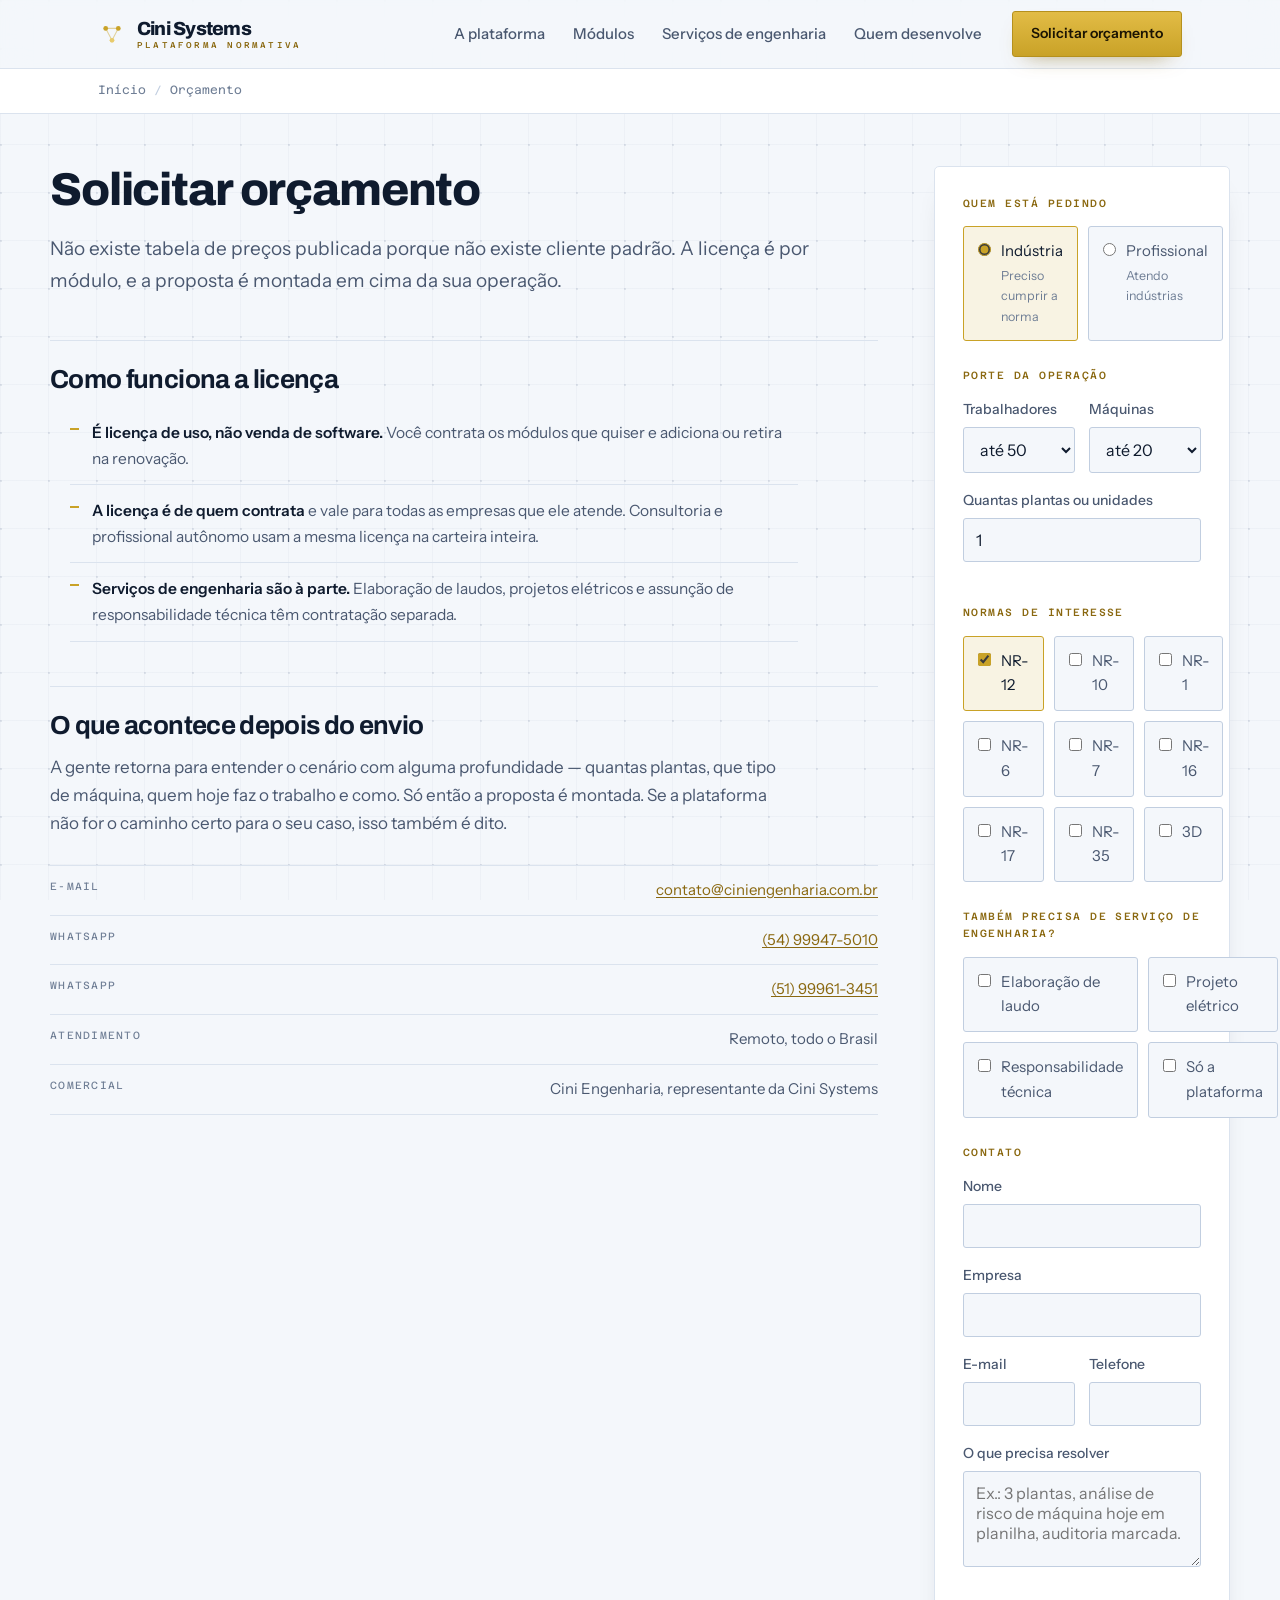
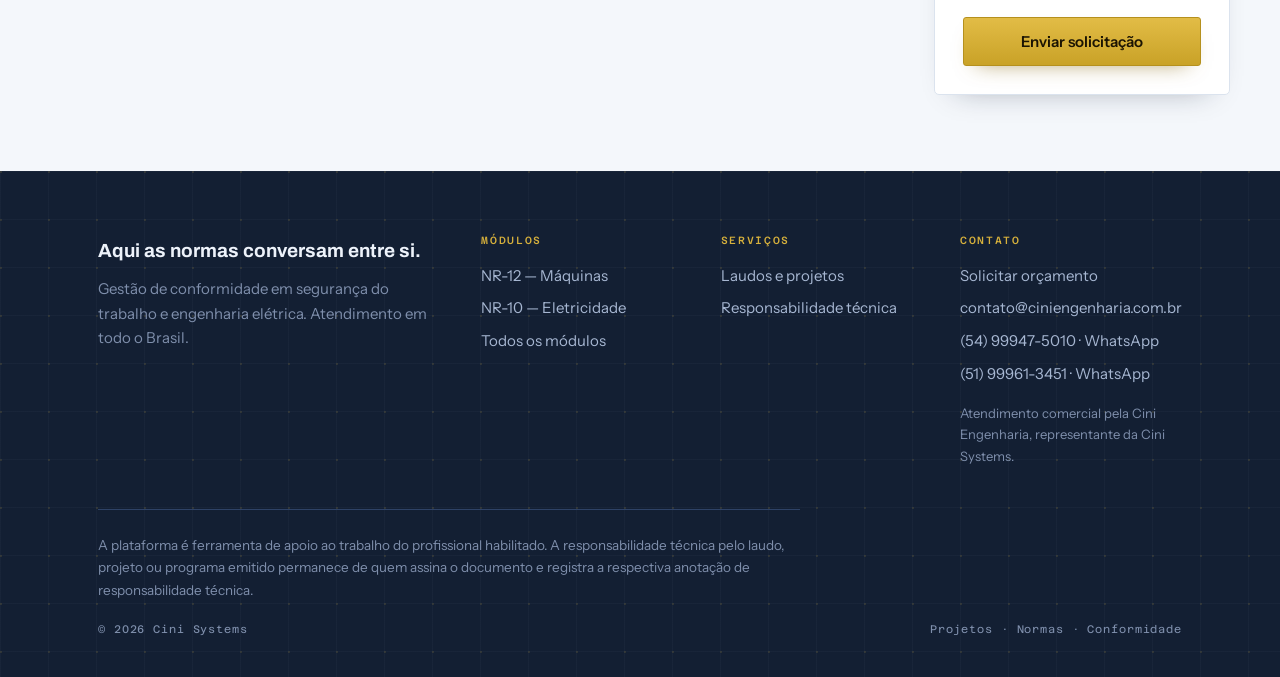
<file: orcamento/index.html>
<!doctype html>
<html lang="pt-BR">
<head>
<meta charset="utf-8">
<meta name="viewport" content="width=device-width, initial-scale=1">

<title>Solicitar orçamento — Cini Systems</title>
<meta name="description" content="A proposta da Cini Systems é montada caso a caso. Informe o porte da operação, a quantidade de máquinas ou trabalhadores e as normas de interesse.">

<link rel="canonical" href="https://www.cinisystems.com.br/orcamento/">
<link rel="icon" type="image/svg+xml" href="../assets/favicon.svg">

<link rel="preconnect" href="https://fonts.googleapis.com">
<link rel="preconnect" href="https://fonts.gstatic.com" crossorigin>
<link href="https://fonts.googleapis.com/css2?family=Archivo:wght@600;700;800&family=Azeret+Mono:wght@400;500&family=Instrument+Sans:wght@400;500;600&display=swap" rel="stylesheet">

<link rel="stylesheet" href="../assets/css/base.css">
<link rel="stylesheet" href="../assets/css/pagina.css">

<meta property="og:title" content="Solicitar orçamento — Cini Systems">
<meta property="og:description" content="Proposta montada caso a caso, a partir do porte da operação e das normas de interesse.">
<meta property="og:url" content="https://www.cinisystems.com.br/orcamento/">
<meta property="og:type" content="website">
<meta property="og:locale" content="pt_BR">
<meta property="og:site_name" content="Cini Systems">

<script type="application/ld+json">
{
  "@context":"https://schema.org",
  "@type":"ContactPage",
  "url":"https://www.cinisystems.com.br/orcamento/",
  "inLanguage":"pt-BR",
  "about":{"@type":"Organization","name":"Cini Systems","url":"https://www.cinisystems.com.br/"}
}
</script>
</head>

<body>
<script>document.documentElement.className+=" js";</script>

<header class="nav">
  <div class="nav-int">
    <a class="logo" href="../index.html">
      <svg viewBox="0 0 40 40" aria-hidden="true" focusable="false">
        <path d="M11 12 L29 12 L20 29 Z" fill="none" stroke="#C9A227" stroke-opacity=".45" stroke-width="1.6"/>
        <circle cx="11" cy="12" r="3.4" fill="#C9A227"/>
        <circle cx="29" cy="12" r="3.4" fill="#C9A227"/>
        <circle cx="20" cy="29" r="3.4" fill="#E8CB6C"/>
      </svg>
      <span class="logo-txt"><b>Cini Systems</b><i>plataforma normativa</i></span>
    </a>
    <button class="nav-toggle" aria-label="Abrir menu" aria-expanded="false" aria-controls="nav-links">
      <span></span><span></span><span></span>
    </button>
    <nav class="nav-links" id="nav-links">
      <a href="../index.html#cruzamento">A plataforma</a>
      <a href="../modulos/index.html">Módulos</a>
      <a href="../servicos-de-engenharia/index.html">Serviços de engenharia</a>
      <a href="../index.html#quem-desenvolve">Quem desenvolve</a>
    </nav>
    <a class="btn" href="#form">Solicitar orçamento</a>
  </div>
</header>

<nav class="trilha" aria-label="Você está em">
  <ol><li><a href="../index.html">Início</a></li><li>Orçamento</li></ol>
</nav>

<main>
  <div class="container corpo" style="padding-top:52px;">

    <article class="texto">
      <h1 style="font-size:clamp(30px,4.6vw,46px);font-weight:800;margin-bottom:18px;">Solicitar orçamento</h1>
      <p class="lead" style="margin-bottom:28px;">Não existe tabela de preços publicada porque não existe cliente padrão. A licença é por módulo, e a proposta é montada em cima da sua operação.</p>

      <h2>Como funciona a licença</h2>
      <ul class="recursos">
        <li><b>É licença de uso, não venda de software.</b> Você contrata os módulos que quiser e adiciona ou retira na renovação.</li>
        <li><b>A licença é de quem contrata</b> e vale para todas as empresas que ele atende. Consultoria e profissional autônomo usam a mesma licença na carteira inteira.</li>
        <li><b>Serviços de engenharia são à parte.</b> Elaboração de laudos, projetos elétricos e assunção de responsabilidade técnica têm contratação separada.</li>
      </ul>

      <h2>O que acontece depois do envio</h2>
      <p>A gente retorna para entender o cenário com alguma profundidade — quantas plantas, que tipo de máquina, quem hoje faz o trabalho e como. Só então a proposta é montada. Se a plataforma não for o caminho certo para o seu caso, isso também é dito.</p>

      <div class="dados">
        <div><span>E-mail</span> <a href="mailto:contato@ciniengenharia.com.br">contato@ciniengenharia.com.br</a></div>
        <div><span>WhatsApp</span> <a href="https://wa.me/5554999475010">(54) 99947-5010</a></div>
        <div><span>WhatsApp</span> <a href="https://wa.me/5551999613451">(51) 99961-3451</a></div>
        <div><span>Atendimento</span> Remoto, todo o Brasil</div>
        <div><span>Comercial</span> Cini Engenharia, representante da Cini Systems</div>
      </div>
    </article>

    <aside class="lateral">
      <form class="form" id="form" novalidate>

        <fieldset>
          <legend>Quem está pedindo</legend>
          <div class="opcoes">
            <label class="opcao">
              <input type="radio" name="perfil" value="industria" checked>
              <span>Indústria<small>Preciso cumprir a norma</small></span>
            </label>
            <label class="opcao">
              <input type="radio" name="perfil" value="profissional">
              <span>Profissional<small>Atendo indústrias</small></span>
            </label>
          </div>
        </fieldset>

        <fieldset class="condicional" id="bloco-carteira" hidden>
          <legend>Sua carteira</legend>
          <div class="campo">
            <label for="carteira">Quantas empresas você atende hoje</label>
            <select id="carteira" name="carteira">
              <option>1 a 3</option>
              <option>4 a 10</option>
              <option>11 a 25</option>
              <option>mais de 25</option>
            </select>
          </div>
        </fieldset>

        <fieldset>
          <legend>Porte da operação</legend>
          <div class="duo">
            <div class="campo">
              <label for="trabalhadores">Trabalhadores</label>
              <select id="trabalhadores" name="trabalhadores">
                <option>até 50</option>
                <option>51 a 200</option>
                <option>201 a 500</option>
                <option>501 a 2.000</option>
                <option>mais de 2.000</option>
              </select>
            </div>
            <div class="campo">
              <label for="maquinas">Máquinas</label>
              <select id="maquinas" name="maquinas">
                <option>até 20</option>
                <option>21 a 100</option>
                <option>101 a 300</option>
                <option>mais de 300</option>
                <option>não sei ainda</option>
              </select>
            </div>
          </div>
          <div class="campo">
            <label for="plantas">Quantas plantas ou unidades</label>
            <input id="plantas" name="plantas" type="number" min="1" step="1" value="1">
          </div>
        </fieldset>

        <fieldset>
          <legend>Normas de interesse</legend>
          <div class="opcoes opcoes-3">
            <label class="opcao"><input type="checkbox" name="normas" value="NR-12" checked><span>NR-12</span></label>
            <label class="opcao"><input type="checkbox" name="normas" value="NR-10"><span>NR-10</span></label>
            <label class="opcao"><input type="checkbox" name="normas" value="NR-1"><span>NR-1</span></label>
            <label class="opcao"><input type="checkbox" name="normas" value="NR-6"><span>NR-6</span></label>
            <label class="opcao"><input type="checkbox" name="normas" value="NR-7"><span>NR-7</span></label>
            <label class="opcao"><input type="checkbox" name="normas" value="NR-16"><span>NR-16</span></label>
            <label class="opcao"><input type="checkbox" name="normas" value="NR-17"><span>NR-17</span></label>
            <label class="opcao"><input type="checkbox" name="normas" value="NR-35"><span>NR-35</span></label>
            <label class="opcao"><input type="checkbox" name="normas" value="Electrical 3D"><span>3D</span></label>
          </div>
        </fieldset>

        <fieldset>
          <legend>Também precisa de serviço de engenharia?</legend>
          <div class="opcoes">
            <label class="opcao"><input type="checkbox" name="servicos" value="laudo"><span>Elaboração de laudo</span></label>
            <label class="opcao"><input type="checkbox" name="servicos" value="projeto"><span>Projeto elétrico</span></label>
            <label class="opcao"><input type="checkbox" name="servicos" value="art"><span>Responsabilidade técnica</span></label>
            <label class="opcao"><input type="checkbox" name="servicos" value="nao"><span>Só a plataforma</span></label>
          </div>
        </fieldset>

        <fieldset>
          <legend>Contato</legend>
          <div class="campo">
            <label for="nome">Nome</label>
            <input id="nome" name="nome" type="text" autocomplete="name" required>
          </div>
          <div class="campo">
            <label for="empresa">Empresa</label>
            <input id="empresa" name="empresa" type="text" autocomplete="organization">
          </div>
          <div class="duo">
            <div class="campo">
              <label for="email">E-mail</label>
              <input id="email" name="email" type="email" autocomplete="email" required>
            </div>
            <div class="campo">
              <label for="telefone">Telefone</label>
              <input id="telefone" name="telefone" type="tel" autocomplete="tel">
            </div>
          </div>
          <div class="campo">
            <label for="msg">O que precisa resolver</label>
            <textarea id="msg" name="msg" placeholder="Ex.: 3 plantas, análise de risco de máquina hoje em planilha, auditoria marcada."></textarea>
          </div>
        </fieldset>

        <button class="btn" type="submit" style="width:100%;">Enviar solicitação</button>
        <p class="aviso" id="aviso"></p>
      </form>
    </aside>

  </div>
</main>

<footer class="rodape escuro">
  <div class="container">
    <div class="rodape-grid">
      <div>
        <p class="rodape-frase">Aqui as normas conversam entre si.</p>
        <p style="font-size:15px;color:var(--texto-3);max-width:36ch;">Gestão de conformidade em segurança do trabalho e engenharia elétrica. Atendimento em todo o Brasil.</p>
      </div>
      <div>
        <h4>Módulos</h4>
        <ul>
          <li><a href="../modulos/nr-12/index.html">NR-12 — Máquinas</a></li>
          <li><a href="../modulos/nr-10/index.html">NR-10 — Eletricidade</a></li>
          <li><a href="../modulos/index.html">Todos os módulos</a></li>
        </ul>
      </div>
      <div>
        <h4>Serviços</h4>
        <ul>
          <li><a href="../servicos-de-engenharia/index.html">Laudos e projetos</a></li>
          <li><a href="../servicos-de-engenharia/index.html#art">Responsabilidade técnica</a></li>
        </ul>
      </div>
      <div>
        <h4>Contato</h4>
        <ul>
          <li><a href="../orcamento/index.html">Solicitar orçamento</a></li>
          <li><a href="mailto:contato@ciniengenharia.com.br">contato@ciniengenharia.com.br</a></li>
          <li><a href="https://wa.me/5554999475010">(54) 99947-5010 · WhatsApp</a></li>
          <li><a href="https://wa.me/5551999613451">(51) 99961-3451 · WhatsApp</a></li>
        </ul>
        <p style="font-size:13px;color:var(--texto-3);margin-top:12px;max-width:30ch;">Atendimento comercial pela Cini Engenharia, representante da Cini Systems.</p>
      </div>
    </div>
    <p class="rodape-nota">A plataforma é ferramenta de apoio ao trabalho do profissional habilitado. A responsabilidade técnica pelo laudo, projeto ou programa emitido permanece de quem assina o documento e registra a respectiva anotação de responsabilidade técnica.</p>
    <div class="rodape-fim">
      <span>© 2026 Cini Systems</span>
      <span>Projetos · Normas · Conformidade</span>
    </div>
  </div>
</footer>

<script>
(function(){
  var b=document.querySelector('.nav-toggle'),m=document.getElementById('nav-links');
  if(b&&m)b.addEventListener('click',function(){
    var a=m.classList.toggle('aberto');
    b.setAttribute('aria-expanded',a?'true':'false');
  });
})();

(function(){
  var f=document.getElementById('form'),a=document.getElementById('aviso');
  var bloco=document.getElementById('bloco-carteira');

  // mostra a pergunta de carteira só para quem atende indústrias
  f.querySelectorAll('input[name="perfil"]').forEach(function(r){
    r.addEventListener('change',function(){
      bloco.hidden = f.querySelector('input[name="perfil"]:checked').value!=='profissional';
    });
  });

  f.addEventListener('submit',function(ev){
    ev.preventDefault();
    var nome=f.nome.value.trim(), email=f.email.value.trim();
    if(!nome||email.indexOf('@')<0){
      a.textContent='Faltou nome ou e-mail. Sem os dois não conseguimos retornar com a proposta.';
      a.classList.add('visivel');
      (!nome?f.nome:f.email).focus();
      return;
    }
    var normas=Array.prototype.slice.call(f.querySelectorAll('input[name="normas"]:checked')).map(function(c){return c.value;});
    if(!normas.length){
      a.textContent='Marque ao menos uma norma de interesse — é o que define quais módulos entram na proposta.';
      a.classList.add('visivel');
      return;
    }
    a.textContent='Formulário ainda não conectado. Ligue o envio ao seu e-mail ou CRM (Formspree, Basin, Web3Forms) para começar a receber as solicitações com todos estes campos.';
    a.classList.add('visivel');
  });
})();
</script>
</body>
</html>
</file>
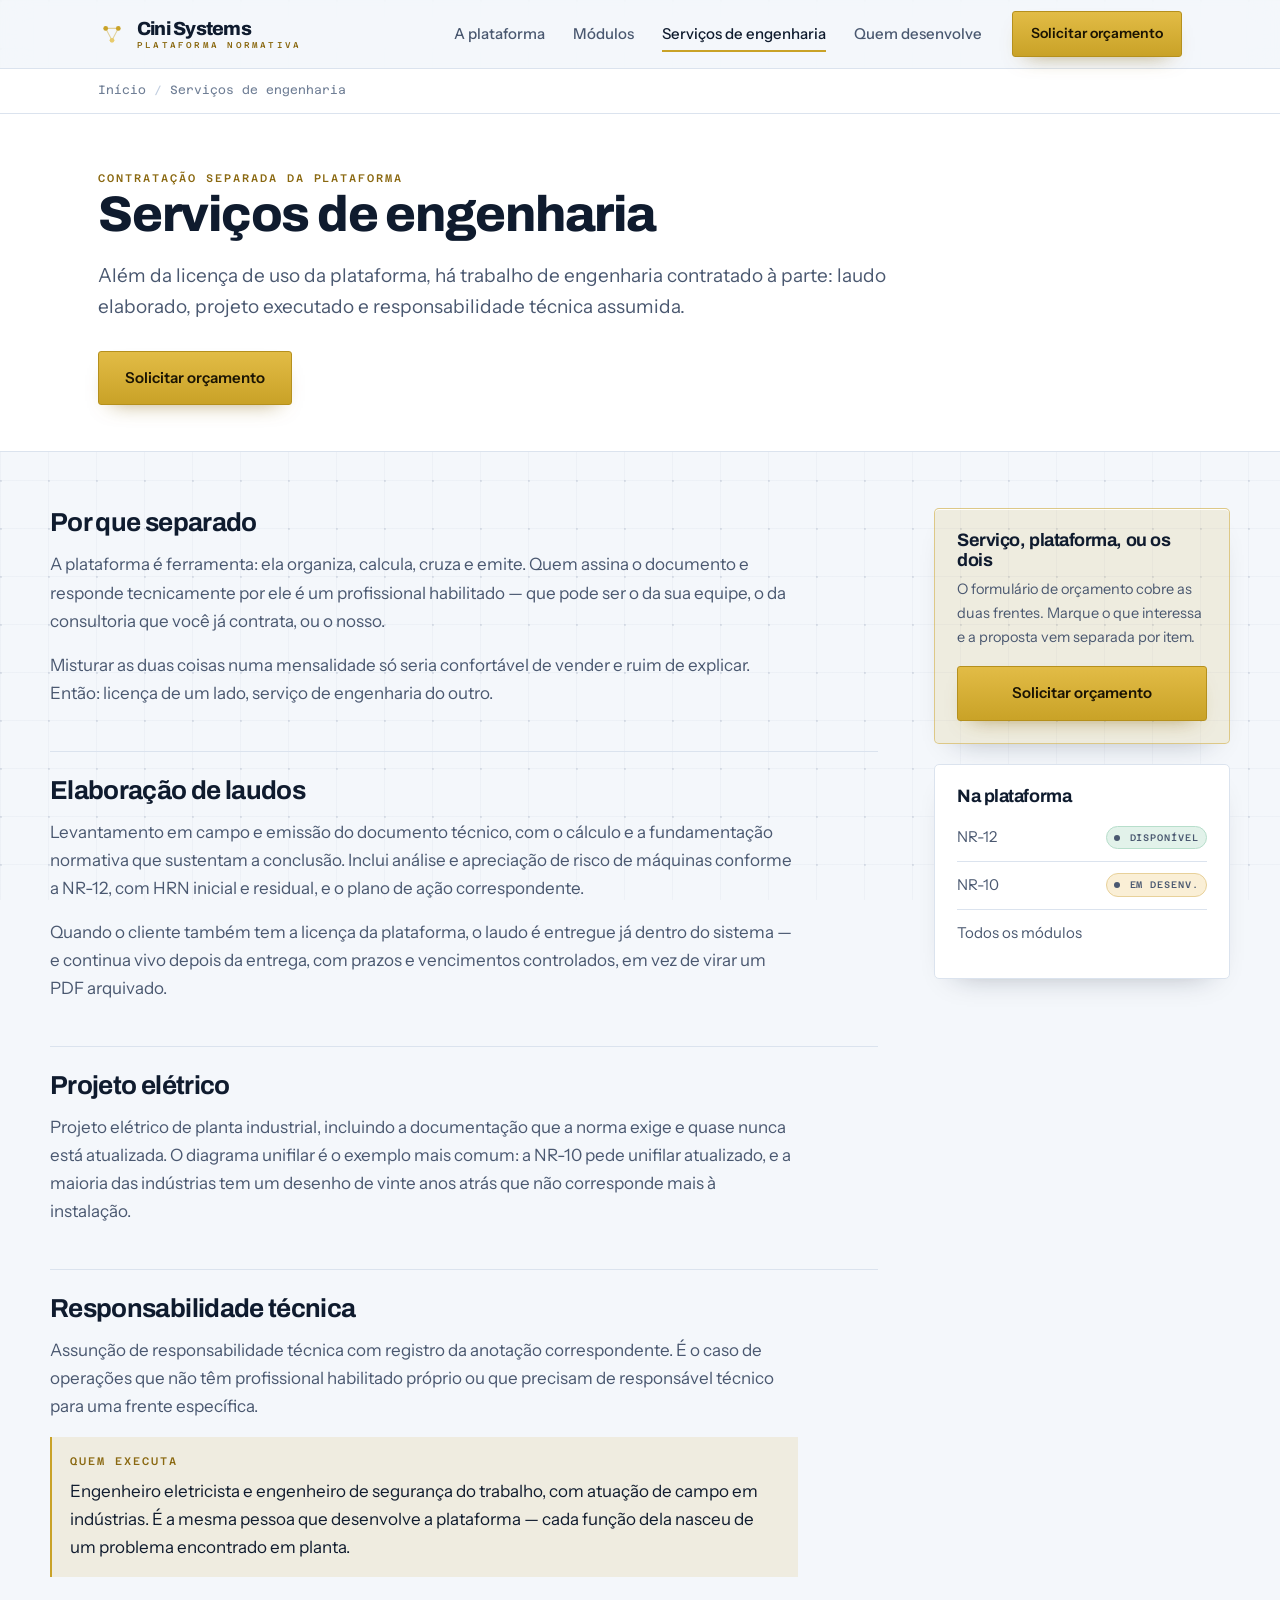
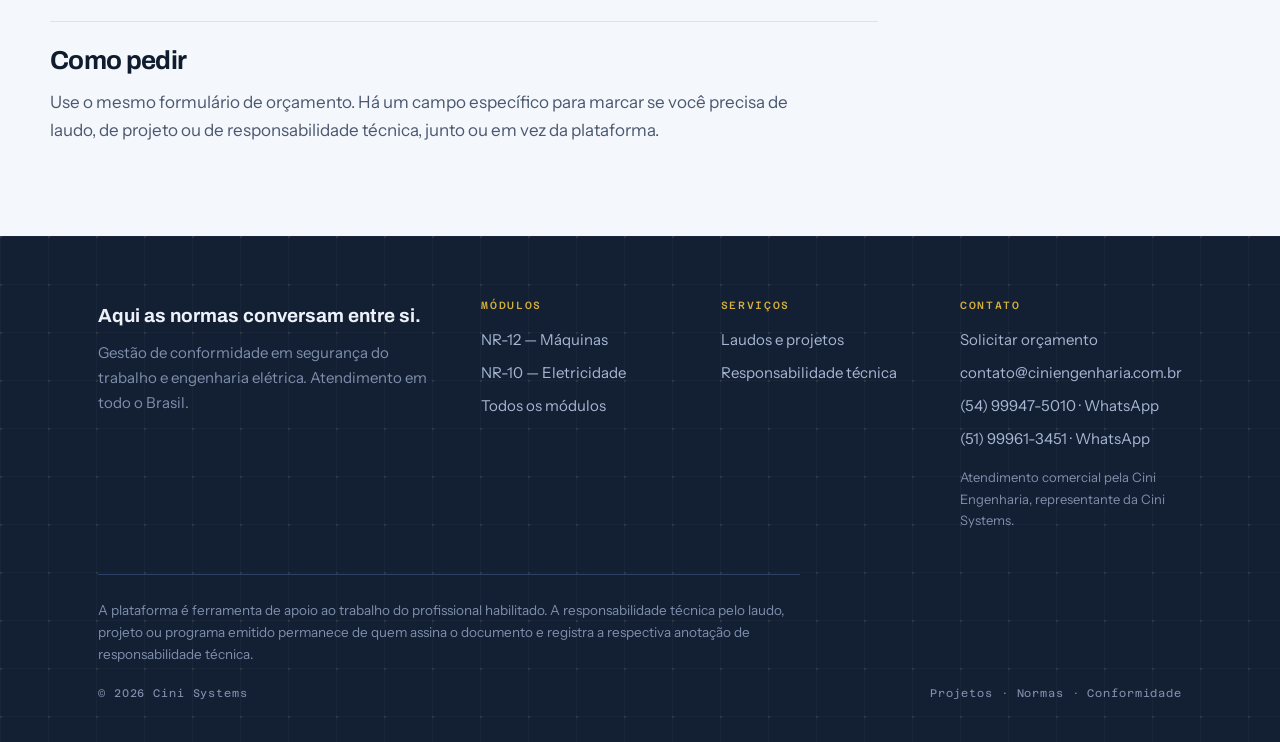
<file: servicos-de-engenharia/index.html>
<!doctype html>
<html lang="pt-BR">
<head>
<meta charset="utf-8">
<meta name="viewport" content="width=device-width, initial-scale=1">

<title>Serviços de engenharia: laudos, projetos elétricos e responsabilidade técnica | Cini Systems</title>
<meta name="description" content="Elaboração de laudos, projetos elétricos e assunção de responsabilidade técnica, por engenheiro eletricista e engenheiro de segurança do trabalho. Contratação separada da plataforma.">

<link rel="canonical" href="https://www.cinisystems.com.br/servicos-de-engenharia/">
<link rel="icon" type="image/svg+xml" href="../assets/favicon.svg">

<link rel="preconnect" href="https://fonts.googleapis.com">
<link rel="preconnect" href="https://fonts.gstatic.com" crossorigin>
<link href="https://fonts.googleapis.com/css2?family=Archivo:wght@600;700;800&family=Azeret+Mono:wght@400;500&family=Instrument+Sans:wght@400;500;600&display=swap" rel="stylesheet">

<link rel="stylesheet" href="../assets/css/base.css">
<link rel="stylesheet" href="../assets/css/pagina.css">

<meta property="og:title" content="Serviços de engenharia — Cini Systems">
<meta property="og:description" content="Laudos, projetos elétricos e responsabilidade técnica, contratados à parte da plataforma.">
<meta property="og:url" content="https://www.cinisystems.com.br/servicos-de-engenharia/">
<meta property="og:type" content="website">
<meta property="og:locale" content="pt_BR">
<meta property="og:site_name" content="Cini Systems">

<script type="application/ld+json">
{
  "@context":"https://schema.org",
  "@graph":[
    {
      "@type":"BreadcrumbList",
      "itemListElement":[
        {"@type":"ListItem","position":1,"name":"Início","item":"https://www.cinisystems.com.br/"},
        {"@type":"ListItem","position":2,"name":"Serviços de engenharia","item":"https://www.cinisystems.com.br/servicos-de-engenharia/"}
      ]
    },
    {
      "@type":"Service",
      "name":"Serviços de engenharia elétrica e de segurança do trabalho",
      "serviceType":["Elaboração de laudo técnico","Projeto elétrico industrial","Assunção de responsabilidade técnica"],
      "areaServed":{"@type":"Country","name":"Brasil"},
      "provider":{"@type":"Organization","name":"Cini Systems","url":"https://www.cinisystems.com.br/"}
    }
  ]
}
</script>
</head>

<body>
<script>document.documentElement.className+=" js";</script>

<header class="nav">
  <div class="nav-int">
    <a class="logo" href="../index.html">
      <svg viewBox="0 0 40 40" aria-hidden="true" focusable="false">
        <path d="M11 12 L29 12 L20 29 Z" fill="none" stroke="#C9A227" stroke-opacity=".45" stroke-width="1.6"/>
        <circle cx="11" cy="12" r="3.4" fill="#C9A227"/>
        <circle cx="29" cy="12" r="3.4" fill="#C9A227"/>
        <circle cx="20" cy="29" r="3.4" fill="#E8CB6C"/>
      </svg>
      <span class="logo-txt"><b>Cini Systems</b><i>plataforma normativa</i></span>
    </a>
    <button class="nav-toggle" aria-label="Abrir menu" aria-expanded="false" aria-controls="nav-links">
      <span></span><span></span><span></span>
    </button>
    <nav class="nav-links" id="nav-links">
      <a href="../index.html#cruzamento">A plataforma</a>
      <a href="../modulos/index.html">Módulos</a>
      <a href="../servicos-de-engenharia/index.html" aria-current="page">Serviços de engenharia</a>
      <a href="../index.html#quem-desenvolve">Quem desenvolve</a>
    </nav>
    <a class="btn" href="../orcamento/index.html">Solicitar orçamento</a>
  </div>
</header>

<nav class="trilha" aria-label="Você está em">
  <ol><li><a href="../index.html">Início</a></li><li>Serviços de engenharia</li></ol>
</nav>

<main>

  <section class="topo-pag">
    <div class="container">
      <p class="olho">Contratação separada da plataforma</p>
      <h1>Serviços de engenharia</h1>
      <p class="lead">Além da licença de uso da plataforma, há trabalho de engenharia contratado à parte: laudo elaborado, projeto executado e responsabilidade técnica assumida.</p>
      <div class="acoes">
        <a class="btn" href="../orcamento/index.html">Solicitar orçamento</a>
      </div>
    </div>
  </section>

  <div class="container corpo">

    <article class="texto">

      <h2>Por que separado</h2>
      <p>A plataforma é ferramenta: ela organiza, calcula, cruza e emite. Quem assina o documento e responde tecnicamente por ele é um profissional habilitado — que pode ser o da sua equipe, o da consultoria que você já contrata, ou o nosso.</p>
      <p>Misturar as duas coisas numa mensalidade só seria confortável de vender e ruim de explicar. Então: licença de um lado, serviço de engenharia do outro.</p>

      <h2>Elaboração de laudos</h2>
      <p>Levantamento em campo e emissão do documento técnico, com o cálculo e a fundamentação normativa que sustentam a conclusão. Inclui análise e apreciação de risco de máquinas conforme a NR-12, com HRN inicial e residual, e o plano de ação correspondente.</p>
      <p>Quando o cliente também tem a licença da plataforma, o laudo é entregue já dentro do sistema — e continua vivo depois da entrega, com prazos e vencimentos controlados, em vez de virar um PDF arquivado.</p>

      <h2>Projeto elétrico</h2>
      <p>Projeto elétrico de planta industrial, incluindo a documentação que a norma exige e quase nunca está atualizada. O diagrama unifilar é o exemplo mais comum: a NR-10 pede unifilar atualizado, e a maioria das indústrias tem um desenho de vinte anos atrás que não corresponde mais à instalação.</p>

      <h2 id="art">Responsabilidade técnica</h2>
      <p>Assunção de responsabilidade técnica com registro da anotação correspondente. É o caso de operações que não têm profissional habilitado próprio ou que precisam de responsável técnico para uma frente específica.</p>

      <div class="destaque">
        <span class="olho">Quem executa</span>
        <p>Engenheiro eletricista e engenheiro de segurança do trabalho, com atuação de campo em indústrias. É a mesma pessoa que desenvolve a plataforma — cada função dela nasceu de um problema encontrado em planta.</p>
      </div>

      <h2>Como pedir</h2>
      <p>Use o mesmo formulário de orçamento. Há um campo específico para marcar se você precisa de laudo, de projeto ou de responsabilidade técnica, junto ou em vez da plataforma.</p>

    </article>

    <aside class="lateral">
      <div class="caixa caixa-ouro">
        <h3>Serviço, plataforma, ou os dois</h3>
        <p>O formulário de orçamento cobre as duas frentes. Marque o que interessa e a proposta vem separada por item.</p>
        <a class="btn" href="../orcamento/index.html">Solicitar orçamento</a>
      </div>
      <div class="caixa">
        <h3>Na plataforma</h3>
        <ul class="lista-lateral">
          <li><a href="../modulos/nr-12/index.html">NR-12 <span class="status status-disponivel">disponível</span></a></li>
          <li><a href="../modulos/nr-10/index.html">NR-10 <span class="status status-desenvolvimento">em desenv.</span></a></li>
          <li><a href="../modulos/index.html">Todos os módulos</a></li>
        </ul>
      </div>
    </aside>

  </div>

</main>

<footer class="rodape escuro">
  <div class="container">
    <div class="rodape-grid">
      <div>
        <p class="rodape-frase">Aqui as normas conversam entre si.</p>
        <p style="font-size:15px;color:var(--texto-3);max-width:36ch;">Gestão de conformidade em segurança do trabalho e engenharia elétrica. Atendimento em todo o Brasil.</p>
      </div>
      <div>
        <h4>Módulos</h4>
        <ul>
          <li><a href="../modulos/nr-12/index.html">NR-12 — Máquinas</a></li>
          <li><a href="../modulos/nr-10/index.html">NR-10 — Eletricidade</a></li>
          <li><a href="../modulos/index.html">Todos os módulos</a></li>
        </ul>
      </div>
      <div>
        <h4>Serviços</h4>
        <ul>
          <li><a href="../servicos-de-engenharia/index.html">Laudos e projetos</a></li>
          <li><a href="../servicos-de-engenharia/index.html#art">Responsabilidade técnica</a></li>
        </ul>
      </div>
      <div>
        <h4>Contato</h4>
        <ul>
          <li><a href="../orcamento/index.html">Solicitar orçamento</a></li>
          <li><a href="mailto:contato@ciniengenharia.com.br">contato@ciniengenharia.com.br</a></li>
          <li><a href="https://wa.me/5554999475010">(54) 99947-5010 · WhatsApp</a></li>
          <li><a href="https://wa.me/5551999613451">(51) 99961-3451 · WhatsApp</a></li>
        </ul>
        <p style="font-size:13px;color:var(--texto-3);margin-top:12px;max-width:30ch;">Atendimento comercial pela Cini Engenharia, representante da Cini Systems.</p>
      </div>
    </div>
    <p class="rodape-nota">A plataforma é ferramenta de apoio ao trabalho do profissional habilitado. A responsabilidade técnica pelo laudo, projeto ou programa emitido permanece de quem assina o documento e registra a respectiva anotação de responsabilidade técnica.</p>
    <div class="rodape-fim">
      <span>© 2026 Cini Systems</span>
      <span>Projetos · Normas · Conformidade</span>
    </div>
  </div>
</footer>

<script>
(function(){
  var b=document.querySelector('.nav-toggle'),m=document.getElementById('nav-links');
  if(b&&m)b.addEventListener('click',function(){
    var a=m.classList.toggle('aberto');
    b.setAttribute('aria-expanded',a?'true':'false');
  });
})();
</script>
</body>
</html>
</file>
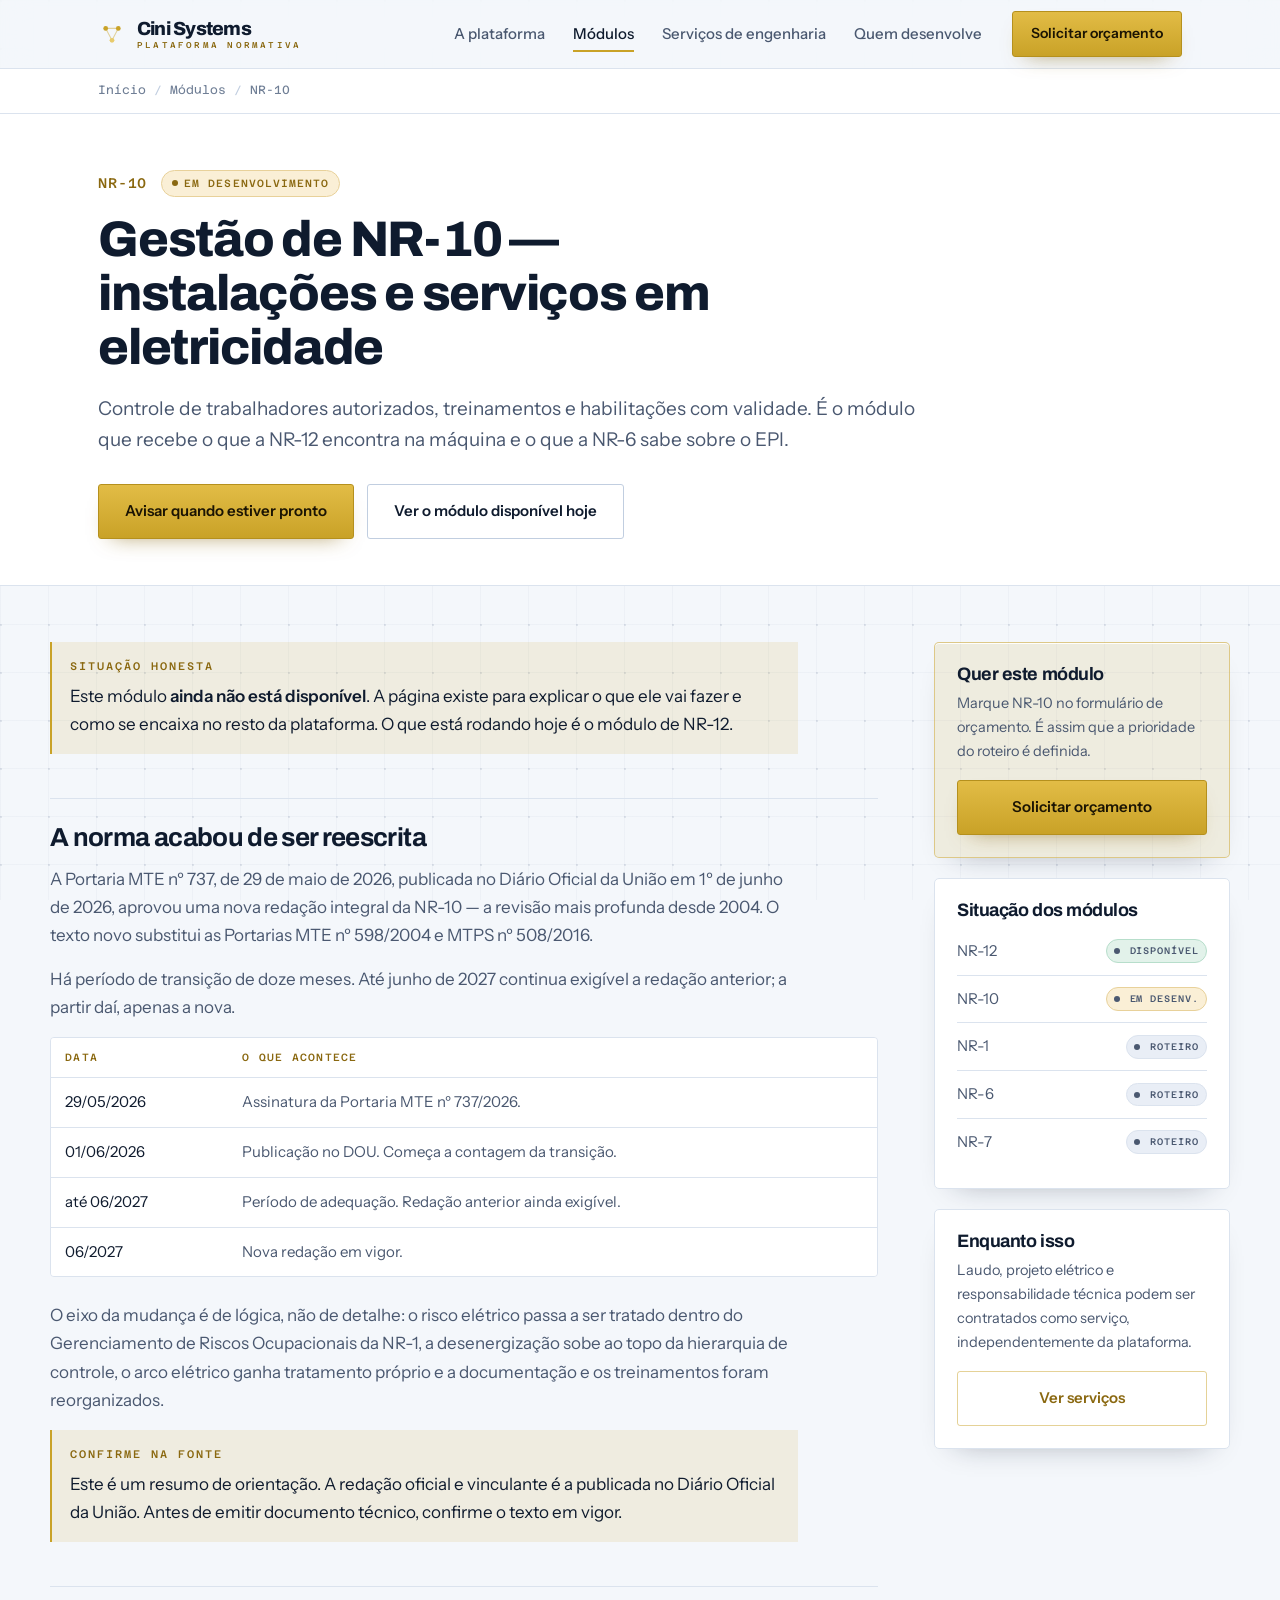
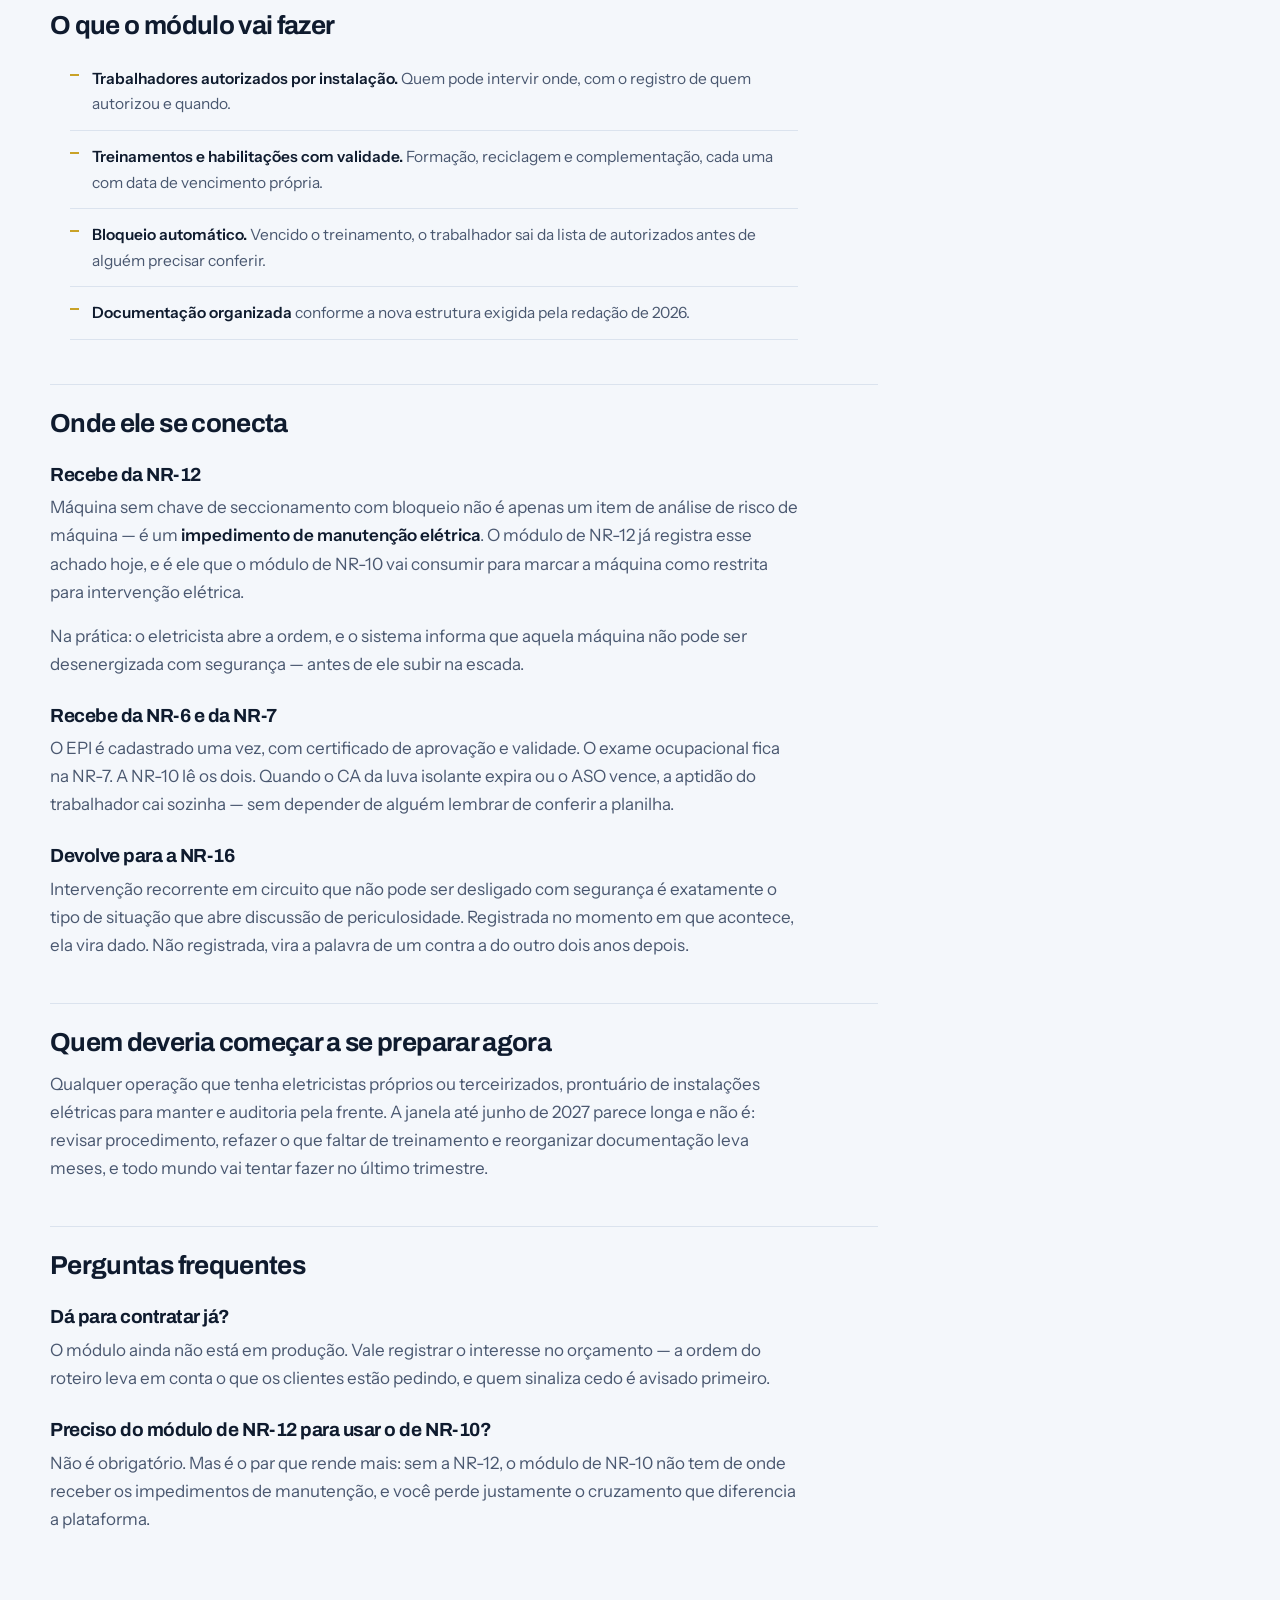
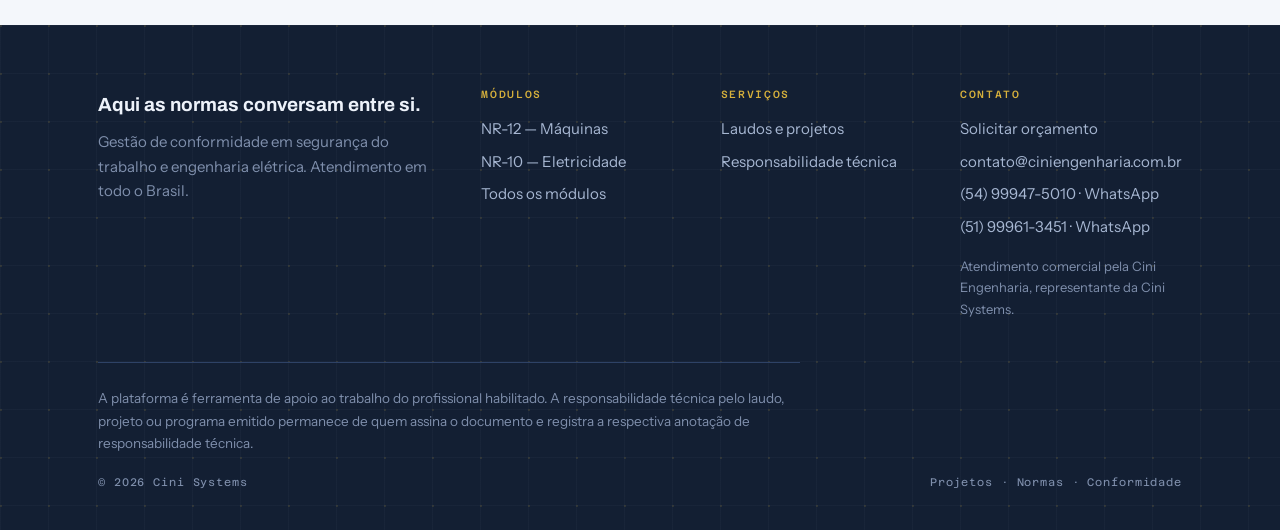
<file: modulos/nr-10/index.html>
<!doctype html>
<html lang="pt-BR">
<head>
<meta charset="utf-8">
<meta name="viewport" content="width=device-width, initial-scale=1">

<title>Gestão de NR-10: trabalhadores autorizados, treinamentos e prazo de 2027 | Cini Systems</title>
<meta name="description" content="Módulo de NR-10 para controle de trabalhadores autorizados, treinamentos e habilitações com validade, integrado à NR-12 e à NR-6. Em desenvolvimento, com a nova redação aprovada pela Portaria MTE 737/2026 em vista.">

<link rel="canonical" href="https://www.cinisystems.com.br/modulos/nr-10/">
<link rel="icon" type="image/svg+xml" href="../../assets/favicon.svg">

<link rel="preconnect" href="https://fonts.googleapis.com">
<link rel="preconnect" href="https://fonts.gstatic.com" crossorigin>
<link href="https://fonts.googleapis.com/css2?family=Archivo:wght@600;700;800&family=Azeret+Mono:wght@400;500&family=Instrument+Sans:wght@400;500;600&display=swap" rel="stylesheet">

<link rel="stylesheet" href="../../assets/css/base.css">
<link rel="stylesheet" href="../../assets/css/pagina.css">

<meta property="og:title" content="Gestão de NR-10: trabalhadores autorizados e o prazo de 2027">
<meta property="og:description" content="Controle de autorizados, treinamentos e habilitações com validade, integrado à NR-12 e à NR-6.">
<meta property="og:url" content="https://www.cinisystems.com.br/modulos/nr-10/">
<meta property="og:type" content="website">
<meta property="og:locale" content="pt_BR">
<meta property="og:site_name" content="Cini Systems">

<script type="application/ld+json">
{
  "@context":"https://schema.org",
  "@graph":[
    {
      "@type":"BreadcrumbList",
      "itemListElement":[
        {"@type":"ListItem","position":1,"name":"Início","item":"https://www.cinisystems.com.br/"},
        {"@type":"ListItem","position":2,"name":"Módulos","item":"https://www.cinisystems.com.br/modulos/"},
        {"@type":"ListItem","position":3,"name":"NR-10","item":"https://www.cinisystems.com.br/modulos/nr-10/"}
      ]
    },
    {
      "@type":"FAQPage",
      "mainEntity":[
        {"@type":"Question","name":"Quando a nova NR-10 entra em vigor?","acceptedAnswer":{"@type":"Answer","text":"A Portaria MTE nº 737/2026 foi publicada no Diário Oficial da União em 1º de junho de 2026 e estabelece transição de doze meses. A nova redação passa a valer em junho de 2027, substituindo os textos das Portarias MTE nº 598/2004 e MTPS nº 508/2016."}},
        {"@type":"Question","name":"O módulo de NR-10 já está disponível?","acceptedAnswer":{"@type":"Answer","text":"Não. O módulo está em desenvolvimento. O módulo de NR-12 é o que está disponível hoje, e ele já registra os achados que o módulo de NR-10 vai consumir, como máquina sem chave de seccionamento."}},
        {"@type":"Question","name":"Como a NR-10 se integra à NR-12 e à NR-6?","acceptedAnswer":{"@type":"Answer","text":"A NR-12 informa impedimentos de manutenção elétrica, como ausência de seccionamento com bloqueio. A NR-6 informa o EPI, seu certificado de aprovação e a validade. A NR-10 usa as duas informações para responder se um trabalhador pode intervir em determinada instalação naquele dia."}}
      ]
    }
  ]
}
</script>
</head>

<body>
<script>document.documentElement.className+=" js";</script>

<header class="nav">
  <div class="nav-int">
    <a class="logo" href="../../index.html">
      <svg viewBox="0 0 40 40" aria-hidden="true" focusable="false">
        <path d="M11 12 L29 12 L20 29 Z" fill="none" stroke="#C9A227" stroke-opacity=".45" stroke-width="1.6"/>
        <circle cx="11" cy="12" r="3.4" fill="#C9A227"/>
        <circle cx="29" cy="12" r="3.4" fill="#C9A227"/>
        <circle cx="20" cy="29" r="3.4" fill="#E8CB6C"/>
      </svg>
      <span class="logo-txt"><b>Cini Systems</b><i>plataforma normativa</i></span>
    </a>
    <button class="nav-toggle" aria-label="Abrir menu" aria-expanded="false" aria-controls="nav-links">
      <span></span><span></span><span></span>
    </button>
    <nav class="nav-links" id="nav-links">
      <a href="../../index.html#cruzamento">A plataforma</a>
      <a href="../../modulos/index.html" aria-current="page">Módulos</a>
      <a href="../../servicos-de-engenharia/index.html">Serviços de engenharia</a>
      <a href="../../index.html#quem-desenvolve">Quem desenvolve</a>
    </nav>
    <a class="btn" href="../../orcamento/index.html">Solicitar orçamento</a>
  </div>
</header>

<nav class="trilha" aria-label="Você está em">
  <ol>
    <li><a href="../../index.html">Início</a></li>
    <li><a href="../../modulos/index.html">Módulos</a></li>
    <li>NR-10</li>
  </ol>
</nav>

<main>

  <section class="topo-pag">
    <div class="container">
      <div class="cabeca">
        <span class="cod">NR-10</span>
        <span class="status status-desenvolvimento">em desenvolvimento</span>
      </div>
      <h1>Gestão de NR-10 — instalações e serviços em eletricidade</h1>
      <p class="lead">Controle de trabalhadores autorizados, treinamentos e habilitações com validade. É o módulo que recebe o que a NR-12 encontra na máquina e o que a NR-6 sabe sobre o EPI.</p>
      <div class="acoes">
        <a class="btn" href="../../orcamento/index.html">Avisar quando estiver pronto</a>
        <a class="btn btn-neutro" href="../../modulos/nr-12/index.html">Ver o módulo disponível hoje</a>
      </div>
    </div>
  </section>

  <div class="container corpo">

    <article class="texto">

      <div class="destaque">
        <span class="olho">Situação honesta</span>
        <p>Este módulo <strong>ainda não está disponível</strong>. A página existe para explicar o que ele vai fazer e como se encaixa no resto da plataforma. O que está rodando hoje é o módulo de NR-12.</p>
      </div>

      <h2>A norma acabou de ser reescrita</h2>
      <p>A Portaria MTE nº 737, de 29 de maio de 2026, publicada no Diário Oficial da União em 1º de junho de 2026, aprovou uma nova redação integral da NR-10 — a revisão mais profunda desde 2004. O texto novo substitui as Portarias MTE nº 598/2004 e MTPS nº 508/2016.</p>
      <p>Há período de transição de doze meses. Até junho de 2027 continua exigível a redação anterior; a partir daí, apenas a nova.</p>

      <div class="tabela-wrap">
        <table class="tabela">
          <thead><tr><th>Data</th><th>O que acontece</th></tr></thead>
          <tbody>
            <tr><td>29/05/2026</td><td>Assinatura da Portaria MTE nº 737/2026.</td></tr>
            <tr><td>01/06/2026</td><td>Publicação no DOU. Começa a contagem da transição.</td></tr>
            <tr><td>até 06/2027</td><td>Período de adequação. Redação anterior ainda exigível.</td></tr>
            <tr><td>06/2027</td><td>Nova redação em vigor.</td></tr>
          </tbody>
        </table>
      </div>

      <p>O eixo da mudança é de lógica, não de detalhe: o risco elétrico passa a ser tratado dentro do Gerenciamento de Riscos Ocupacionais da NR-1, a desenergização sobe ao topo da hierarquia de controle, o arco elétrico ganha tratamento próprio e a documentação e os treinamentos foram reorganizados.</p>

      <div class="destaque">
        <span class="olho">Confirme na fonte</span>
        <p>Este é um resumo de orientação. A redação oficial e vinculante é a publicada no Diário Oficial da União. Antes de emitir documento técnico, confirme o texto em vigor.</p>
      </div>

      <h2>O que o módulo vai fazer</h2>
      <ul class="recursos">
        <li><b>Trabalhadores autorizados por instalação.</b> Quem pode intervir onde, com o registro de quem autorizou e quando.</li>
        <li><b>Treinamentos e habilitações com validade.</b> Formação, reciclagem e complementação, cada uma com data de vencimento própria.</li>
        <li><b>Bloqueio automático.</b> Vencido o treinamento, o trabalhador sai da lista de autorizados antes de alguém precisar conferir.</li>
        <li><b>Documentação organizada</b> conforme a nova estrutura exigida pela redação de 2026.</li>
      </ul>

      <h2>Onde ele se conecta</h2>

      <h3>Recebe da NR-12</h3>
      <p>Máquina sem chave de seccionamento com bloqueio não é apenas um item de análise de risco de máquina — é um <strong>impedimento de manutenção elétrica</strong>. O módulo de NR-12 já registra esse achado hoje, e é ele que o módulo de NR-10 vai consumir para marcar a máquina como restrita para intervenção elétrica.</p>
      <p>Na prática: o eletricista abre a ordem, e o sistema informa que aquela máquina não pode ser desenergizada com segurança — antes de ele subir na escada.</p>

      <h3>Recebe da NR-6 e da NR-7</h3>
      <p>O EPI é cadastrado uma vez, com certificado de aprovação e validade. O exame ocupacional fica na NR-7. A NR-10 lê os dois. Quando o CA da luva isolante expira ou o ASO vence, a aptidão do trabalhador cai sozinha — sem depender de alguém lembrar de conferir a planilha.</p>

      <h3>Devolve para a NR-16</h3>
      <p>Intervenção recorrente em circuito que não pode ser desligado com segurança é exatamente o tipo de situação que abre discussão de periculosidade. Registrada no momento em que acontece, ela vira dado. Não registrada, vira a palavra de um contra a do outro dois anos depois.</p>

      <h2>Quem deveria começar a se preparar agora</h2>
      <p>Qualquer operação que tenha eletricistas próprios ou terceirizados, prontuário de instalações elétricas para manter e auditoria pela frente. A janela até junho de 2027 parece longa e não é: revisar procedimento, refazer o que faltar de treinamento e reorganizar documentação leva meses, e todo mundo vai tentar fazer no último trimestre.</p>

      <h2>Perguntas frequentes</h2>
      <h3>Dá para contratar já?</h3>
      <p>O módulo ainda não está em produção. Vale registrar o interesse no orçamento — a ordem do roteiro leva em conta o que os clientes estão pedindo, e quem sinaliza cedo é avisado primeiro.</p>

      <h3>Preciso do módulo de NR-12 para usar o de NR-10?</h3>
      <p>Não é obrigatório. Mas é o par que rende mais: sem a NR-12, o módulo de NR-10 não tem de onde receber os impedimentos de manutenção, e você perde justamente o cruzamento que diferencia a plataforma.</p>

    </article>

    <aside class="lateral">
      <div class="caixa caixa-ouro">
        <h3>Quer este módulo</h3>
        <p>Marque NR-10 no formulário de orçamento. É assim que a prioridade do roteiro é definida.</p>
        <a class="btn" href="../../orcamento/index.html">Solicitar orçamento</a>
      </div>

      <div class="caixa">
        <h3>Situação dos módulos</h3>
        <ul class="lista-lateral">
          <li><a href="../../modulos/nr-12/index.html">NR-12 <span class="status status-disponivel">disponível</span></a></li>
          <li><a href="../../modulos/nr-10/index.html">NR-10 <span class="status status-desenvolvimento">em desenv.</span></a></li>
          <li><span>NR-1 <span class="status status-roteiro">roteiro</span></span></li>
          <li><span>NR-6 <span class="status status-roteiro">roteiro</span></span></li>
          <li><span>NR-7 <span class="status status-roteiro">roteiro</span></span></li>
        </ul>
      </div>

      <div class="caixa">
        <h3>Enquanto isso</h3>
        <p>Laudo, projeto elétrico e responsabilidade técnica podem ser contratados como serviço, independentemente da plataforma.</p>
        <a class="btn btn-vazado" href="../../servicos-de-engenharia/index.html">Ver serviços</a>
      </div>
    </aside>

  </div>

</main>

<footer class="rodape escuro">
  <div class="container">
    <div class="rodape-grid">
      <div>
        <p class="rodape-frase">Aqui as normas conversam entre si.</p>
        <p style="font-size:15px;color:var(--texto-3);max-width:36ch;">Gestão de conformidade em segurança do trabalho e engenharia elétrica. Atendimento em todo o Brasil.</p>
      </div>
      <div>
        <h4>Módulos</h4>
        <ul>
          <li><a href="../../modulos/nr-12/index.html">NR-12 — Máquinas</a></li>
          <li><a href="../../modulos/nr-10/index.html">NR-10 — Eletricidade</a></li>
          <li><a href="../../modulos/index.html">Todos os módulos</a></li>
        </ul>
      </div>
      <div>
        <h4>Serviços</h4>
        <ul>
          <li><a href="../../servicos-de-engenharia/index.html">Laudos e projetos</a></li>
          <li><a href="../../servicos-de-engenharia/index.html#art">Responsabilidade técnica</a></li>
        </ul>
      </div>
      <div>
        <h4>Contato</h4>
        <ul>
          <li><a href="../../orcamento/index.html">Solicitar orçamento</a></li>
          <li><a href="mailto:contato@ciniengenharia.com.br">contato@ciniengenharia.com.br</a></li>
          <li><a href="https://wa.me/5554999475010">(54) 99947-5010 · WhatsApp</a></li>
          <li><a href="https://wa.me/5551999613451">(51) 99961-3451 · WhatsApp</a></li>
        </ul>
        <p style="font-size:13px;color:var(--texto-3);margin-top:12px;max-width:30ch;">Atendimento comercial pela Cini Engenharia, representante da Cini Systems.</p>
      </div>
    </div>
    <p class="rodape-nota">A plataforma é ferramenta de apoio ao trabalho do profissional habilitado. A responsabilidade técnica pelo laudo, projeto ou programa emitido permanece de quem assina o documento e registra a respectiva anotação de responsabilidade técnica.</p>
    <div class="rodape-fim">
      <span>© 2026 Cini Systems</span>
      <span>Projetos · Normas · Conformidade</span>
    </div>
  </div>
</footer>

<script>
(function(){
  var b=document.querySelector('.nav-toggle'),m=document.getElementById('nav-links');
  if(b&&m)b.addEventListener('click',function(){
    var a=m.classList.toggle('aberto');
    b.setAttribute('aria-expanded',a?'true':'false');
  });
})();
</script>
</body>
</html>
</file>
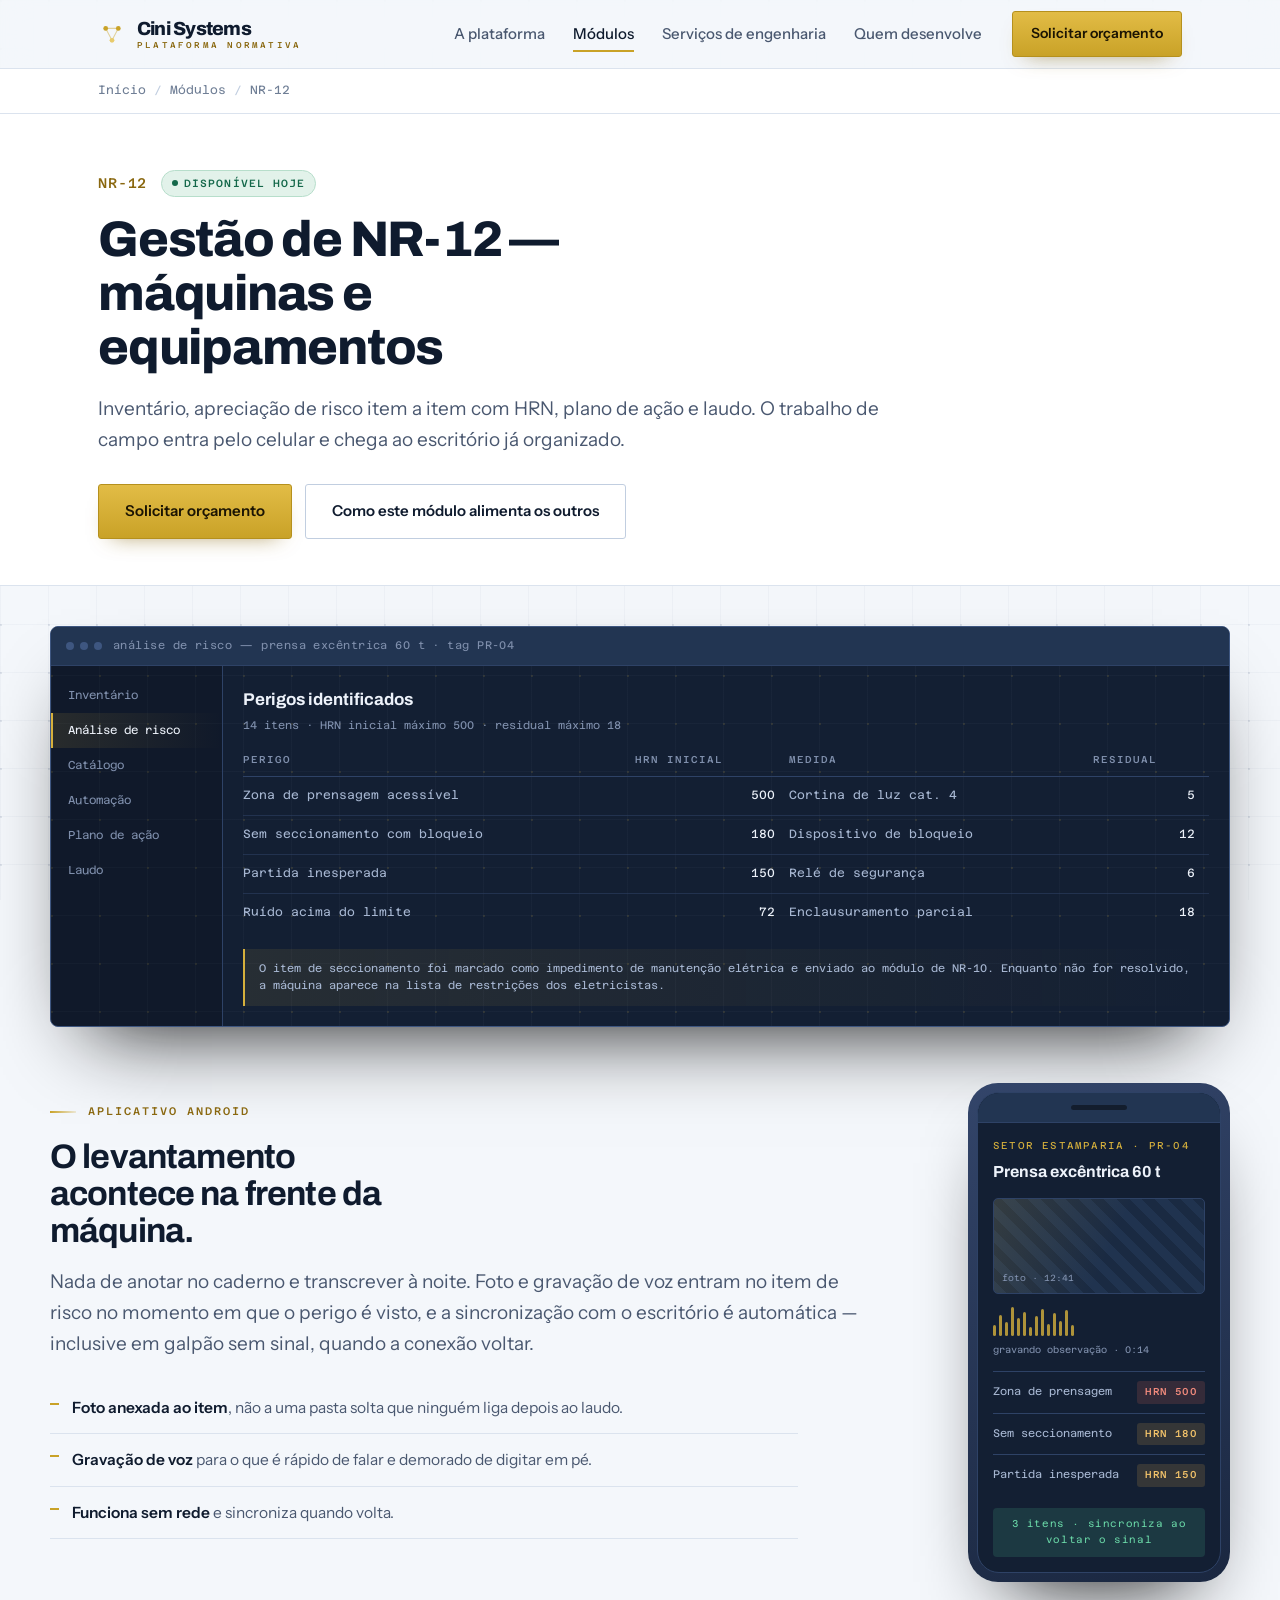
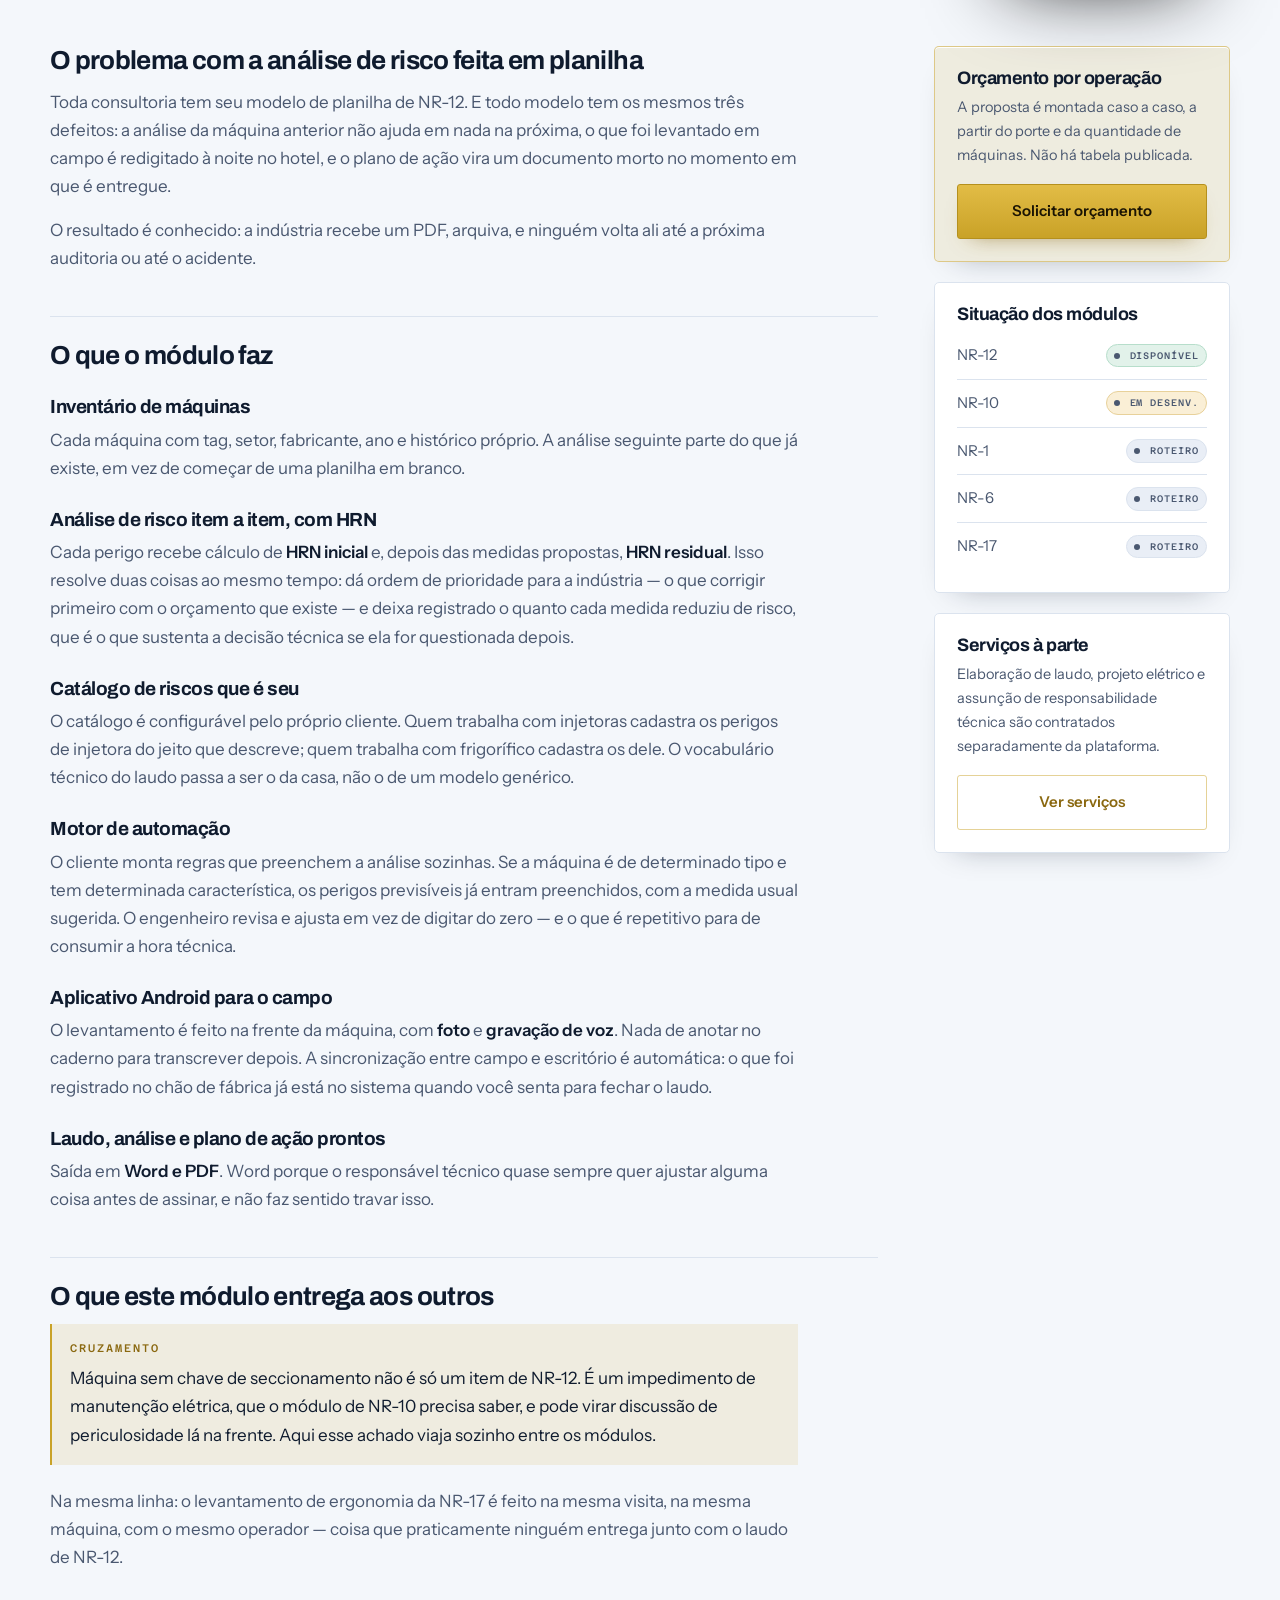
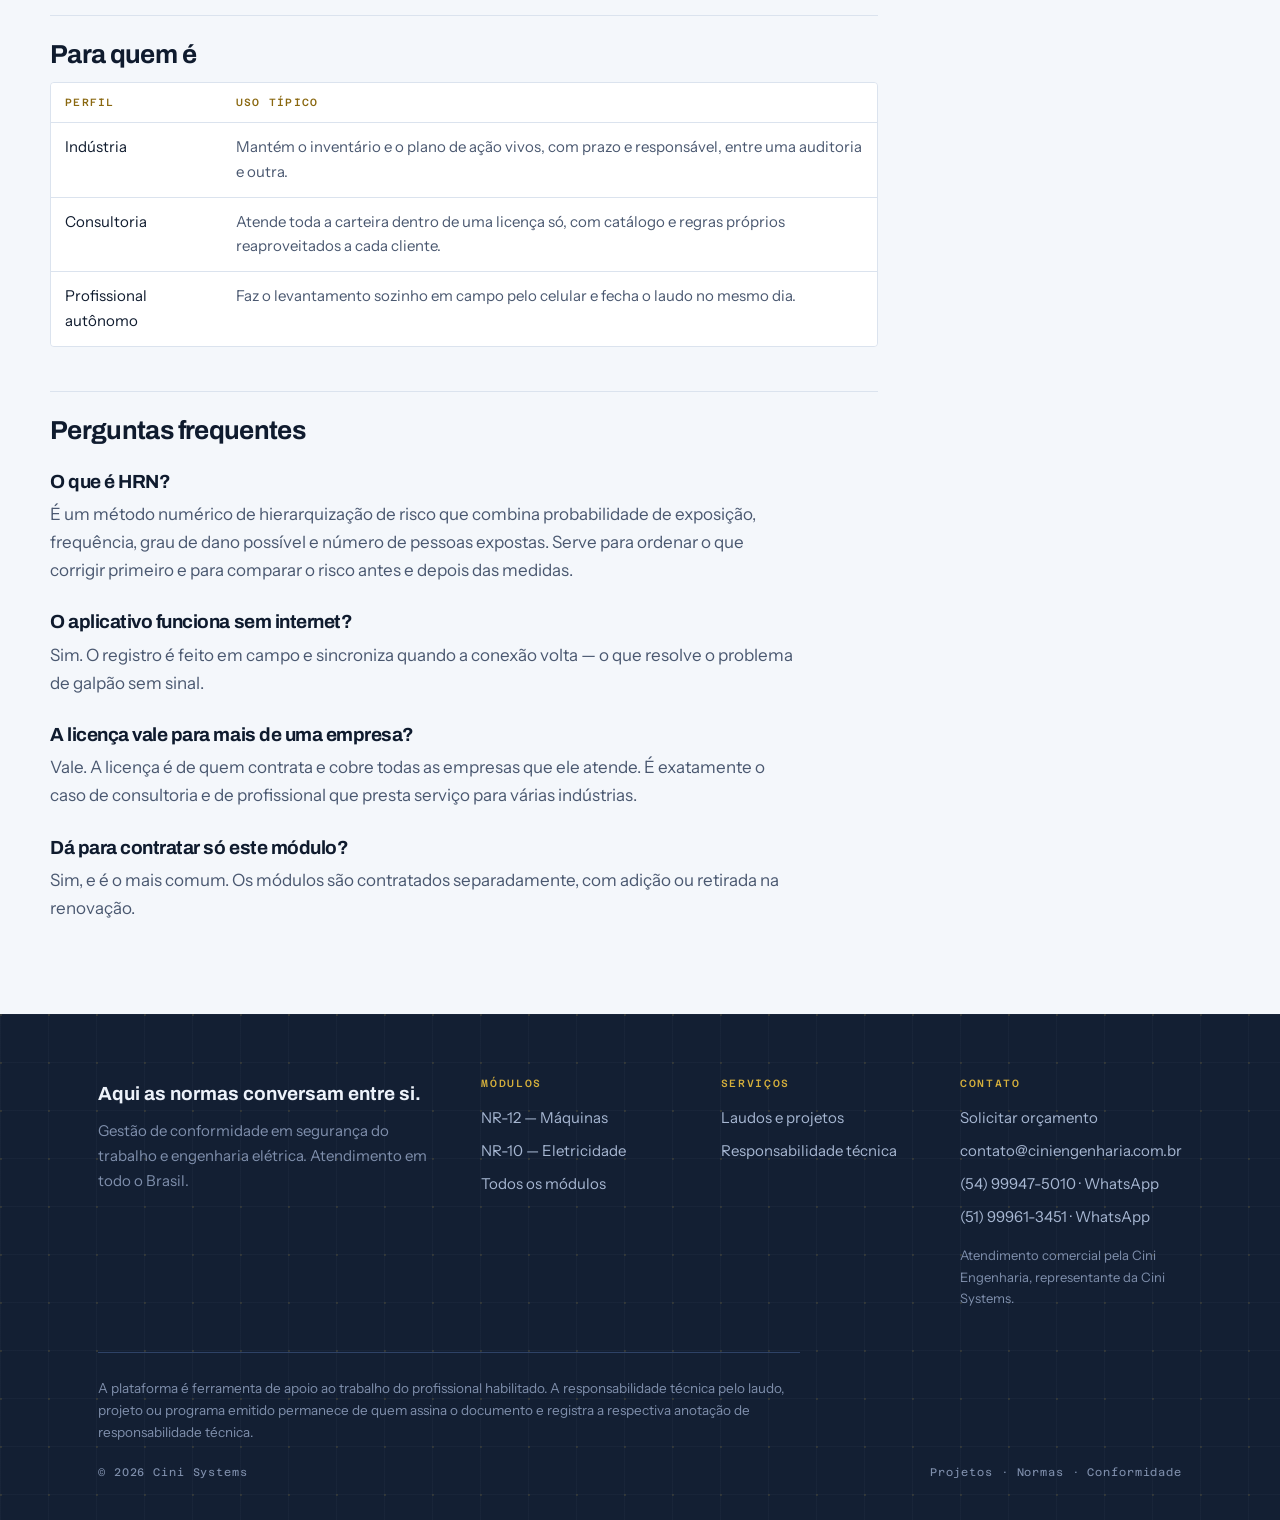
<file: modulos/nr-12/index.html>
<!doctype html>
<html lang="pt-BR">
<head>
<meta charset="utf-8">
<meta name="viewport" content="width=device-width, initial-scale=1">

<title>Software de gestão de NR-12: análise de risco de máquinas com HRN | Cini Systems</title>
<meta name="description" content="Módulo de NR-12 para inventário de máquinas, apreciação e análise de risco item a item com cálculo de HRN inicial e residual, catálogo de riscos configurável, automação de regras, app Android em campo e geração de laudo em Word e PDF.">

<link rel="canonical" href="https://www.cinisystems.com.br/modulos/nr-12/">
<link rel="icon" type="image/svg+xml" href="../../assets/favicon.svg">

<link rel="preconnect" href="https://fonts.googleapis.com">
<link rel="preconnect" href="https://fonts.gstatic.com" crossorigin>
<link href="https://fonts.googleapis.com/css2?family=Archivo:wght@600;700;800&family=Azeret+Mono:wght@400;500&family=Instrument+Sans:wght@400;500;600&display=swap" rel="stylesheet">

<link rel="stylesheet" href="../../assets/css/base.css">
<link rel="stylesheet" href="../../assets/css/pagina.css">

<meta property="og:title" content="Software de gestão de NR-12: análise de risco de máquinas com HRN">
<meta property="og:description" content="Inventário de máquinas, análise de risco item a item com HRN, app Android em campo e laudo gerado em Word e PDF.">
<meta property="og:url" content="https://www.cinisystems.com.br/modulos/nr-12/">
<meta property="og:type" content="website">
<meta property="og:locale" content="pt_BR">
<meta property="og:site_name" content="Cini Systems">

<script type="application/ld+json">
{
  "@context":"https://schema.org",
  "@graph":[
    {
      "@type":"BreadcrumbList",
      "itemListElement":[
        {"@type":"ListItem","position":1,"name":"Início","item":"https://www.cinisystems.com.br/"},
        {"@type":"ListItem","position":2,"name":"Módulos","item":"https://www.cinisystems.com.br/modulos/"},
        {"@type":"ListItem","position":3,"name":"NR-12","item":"https://www.cinisystems.com.br/modulos/nr-12/"}
      ]
    },
    {
      "@type":"SoftwareApplication",
      "name":"Cini Systems — Módulo NR-12",
      "applicationCategory":"BusinessApplication",
      "operatingSystem":"Web, Android",
      "inLanguage":"pt-BR",
      "url":"https://www.cinisystems.com.br/modulos/nr-12/",
      "publisher":{"@type":"Organization","name":"Cini Systems","url":"https://www.cinisystems.com.br/"},
      "featureList":[
        "Inventário de máquinas",
        "Análise de risco item a item com cálculo de HRN inicial e residual",
        "Catálogo de riscos configurável pelo cliente",
        "Motor de automação de regras",
        "Aplicativo Android para campo com foto e gravação de voz",
        "Sincronização entre campo e escritório",
        "Geração de laudo, análise de risco e plano de ação em Word e PDF"
      ]
    },
    {
      "@type":"FAQPage",
      "mainEntity":[
        {"@type":"Question","name":"O que é HRN na análise de risco de máquinas?","acceptedAnswer":{"@type":"Answer","text":"HRN é um método numérico de hierarquização de risco que combina probabilidade de exposição, frequência, grau de dano possível e número de pessoas expostas. O resultado permite ordenar o que precisa ser corrigido primeiro e comparar o risco antes e depois das medidas de proteção."}},
        {"@type":"Question","name":"O aplicativo funciona sem internet no chão de fábrica?","acceptedAnswer":{"@type":"Answer","text":"Sim. O aplicativo Android registra a máquina, as fotos e as gravações de voz em campo e sincroniza com o escritório quando a conexão volta."}},
        {"@type":"Question","name":"O laudo sai em formato editável?","acceptedAnswer":{"@type":"Answer","text":"Sim. O laudo, a análise de risco e o plano de ação são gerados em Word e em PDF, o que permite ajuste final antes da assinatura do responsável técnico."}},
        {"@type":"Question","name":"A licença vale para mais de uma empresa?","acceptedAnswer":{"@type":"Answer","text":"Sim. A licença é de quem contrata e vale para todas as empresas que ele atende. É o caso de consultorias e profissionais autônomos que prestam serviço para várias indústrias."}}
      ]
    }
  ]
}
</script>
</head>

<body>
<script>document.documentElement.className+=" js";</script>

<header class="nav">
  <div class="nav-int">
    <a class="logo" href="../../index.html">
      <svg viewBox="0 0 40 40" aria-hidden="true" focusable="false">
        <path d="M11 12 L29 12 L20 29 Z" fill="none" stroke="#C9A227" stroke-opacity=".45" stroke-width="1.6"/>
        <circle cx="11" cy="12" r="3.4" fill="#C9A227"/>
        <circle cx="29" cy="12" r="3.4" fill="#C9A227"/>
        <circle cx="20" cy="29" r="3.4" fill="#E8CB6C"/>
      </svg>
      <span class="logo-txt"><b>Cini Systems</b><i>plataforma normativa</i></span>
    </a>
    <button class="nav-toggle" aria-label="Abrir menu" aria-expanded="false" aria-controls="nav-links">
      <span></span><span></span><span></span>
    </button>
    <nav class="nav-links" id="nav-links">
      <a href="../../index.html#cruzamento">A plataforma</a>
      <a href="../../modulos/index.html" aria-current="page">Módulos</a>
      <a href="../../servicos-de-engenharia/index.html">Serviços de engenharia</a>
      <a href="../../index.html#quem-desenvolve">Quem desenvolve</a>
    </nav>
    <a class="btn" href="../../orcamento/index.html">Solicitar orçamento</a>
  </div>
</header>

<nav class="trilha" aria-label="Você está em">
  <ol>
    <li><a href="../../index.html">Início</a></li>
    <li><a href="../../modulos/index.html">Módulos</a></li>
    <li>NR-12</li>
  </ol>
</nav>

<main>

  <section class="topo-pag">
    <div class="container">
      <div class="cabeca">
        <span class="cod">NR-12</span>
        <span class="status status-disponivel">disponível hoje</span>
      </div>
      <h1>Gestão de NR-12 — máquinas e equipamentos</h1>
      <p class="lead">Inventário, apreciação de risco item a item com HRN, plano de ação e laudo. O trabalho de campo entra pelo celular e chega ao escritório já organizado.</p>
      <div class="acoes">
        <a class="btn" href="../../orcamento/index.html">Solicitar orçamento</a>
        <a class="btn btn-neutro" href="../../index.html#cruzamento">Como este módulo alimenta os outros</a>
      </div>
    </div>
  </section>

  <div class="container" style="padding:40px 0 0;">
    <div class="tela escuro" role="img" aria-label="Tela do módulo de NR-12 mostrando a análise de risco de uma prensa, com HRN inicial, medida de proteção e HRN residual de cada item.">
      <div class="tela-barra">
        <div class="tela-pontos"><i></i><i></i><i></i></div>
        <div class="tela-titulo">análise de risco — prensa excêntrica 60 t · tag PR-04</div>
      </div>
      <div class="tela-corpo">
        <div class="tela-menu">
          <span>Inventário</span>
          <span class="on">Análise de risco</span>
          <span>Catálogo</span>
          <span>Automação</span>
          <span>Plano de ação</span>
          <span>Laudo</span>
        </div>
        <div class="tela-main">
          <p class="tela-h">Perigos identificados</p>
          <p class="tela-sub">14 itens · HRN inicial máximo 500 · residual máximo 18</p>
          <table class="tela-tab">
            <thead>
              <tr><th>Perigo</th><th class="n">HRN inicial</th><th>Medida</th><th class="n">Residual</th></tr>
            </thead>
            <tbody>
              <tr><td>Zona de prensagem acessível</td><td class="n">500</td><td>Cortina de luz cat. 4</td><td class="n">5</td></tr>
              <tr><td>Sem seccionamento com bloqueio</td><td class="n">180</td><td>Dispositivo de bloqueio</td><td class="n">12</td></tr>
              <tr><td>Partida inesperada</td><td class="n">150</td><td>Relé de segurança</td><td class="n">6</td></tr>
              <tr><td>Ruído acima do limite</td><td class="n">72</td><td>Enclausuramento parcial</td><td class="n">18</td></tr>
            </tbody>
          </table>
          <p class="citacao">O item de seccionamento foi marcado como impedimento de manutenção elétrica e enviado ao módulo de NR-10. Enquanto não for resolvido, a máquina aparece na lista de restrições dos eletricistas.</p>
        </div>
      </div>
    </div>
  </div>

  <div class="container app-campo">
    <div>
      <p class="regua olho">Aplicativo Android</p>
      <h2>O levantamento acontece na frente da máquina.</h2>
      <p class="lead">Nada de anotar no caderno e transcrever à noite. Foto e gravação de voz entram no item de risco no momento em que o perigo é visto, e a sincronização com o escritório é automática — inclusive em galpão sem sinal, quando a conexão voltar.</p>
      <ul class="recursos">
        <li><b>Foto anexada ao item</b>, não a uma pasta solta que ninguém liga depois ao laudo.</li>
        <li><b>Gravação de voz</b> para o que é rápido de falar e demorado de digitar em pé.</li>
        <li><b>Funciona sem rede</b> e sincroniza quando volta.</li>
      </ul>
    </div>

    <div class="fone escuro" role="img" aria-label="Tela do aplicativo Android durante o levantamento em campo de uma prensa, com foto, gravação de voz e os itens de risco registrados.">
      <div class="fone-tela">
        <div class="fone-topo"></div>
        <div class="fone-corpo">
          <p class="fone-tag">Setor estamparia · PR-04</p>
          <p class="fone-h">Prensa excêntrica 60 t</p>

          <div class="fone-foto"></div>

          <div class="onda">
            <i style="height:35%;animation-delay:0s"></i><i style="height:70%;animation-delay:.08s"></i>
            <i style="height:45%;animation-delay:.16s"></i><i style="height:95%;animation-delay:.24s"></i>
            <i style="height:60%;animation-delay:.32s"></i><i style="height:80%;animation-delay:.40s"></i>
            <i style="height:30%;animation-delay:.48s"></i><i style="height:65%;animation-delay:.56s"></i>
            <i style="height:90%;animation-delay:.64s"></i><i style="height:40%;animation-delay:.72s"></i>
            <i style="height:75%;animation-delay:.80s"></i><i style="height:50%;animation-delay:.88s"></i>
            <i style="height:85%;animation-delay:.96s"></i><i style="height:35%;animation-delay:1.04s"></i>
          </div>
          <p class="fone-legenda">gravando observação · 0:14</p>

          <div class="fone-linha"><span>Zona de prensagem</span><span class="selo selo-risco">HRN 500</span></div>
          <div class="fone-linha"><span>Sem seccionamento</span><span class="selo selo-atencao">HRN 180</span></div>
          <div class="fone-linha"><span>Partida inesperada</span><span class="selo selo-atencao">HRN 150</span></div>

          <p class="fone-sync">3 itens · sincroniza ao voltar o sinal</p>
        </div>
      </div>
    </div>
  </div>

  <div class="container corpo">

    <article class="texto">

      <h2>O problema com a análise de risco feita em planilha</h2>
      <p>Toda consultoria tem seu modelo de planilha de NR-12. E todo modelo tem os mesmos três defeitos: a análise da máquina anterior não ajuda em nada na próxima, o que foi levantado em campo é redigitado à noite no hotel, e o plano de ação vira um documento morto no momento em que é entregue.</p>
      <p>O resultado é conhecido: a indústria recebe um PDF, arquiva, e ninguém volta ali até a próxima auditoria ou até o acidente.</p>

      <h2>O que o módulo faz</h2>

      <h3>Inventário de máquinas</h3>
      <p>Cada máquina com tag, setor, fabricante, ano e histórico próprio. A análise seguinte parte do que já existe, em vez de começar de uma planilha em branco.</p>

      <h3>Análise de risco item a item, com HRN</h3>
      <p>Cada perigo recebe cálculo de <strong>HRN inicial</strong> e, depois das medidas propostas, <strong>HRN residual</strong>. Isso resolve duas coisas ao mesmo tempo: dá ordem de prioridade para a indústria — o que corrigir primeiro com o orçamento que existe — e deixa registrado o quanto cada medida reduziu de risco, que é o que sustenta a decisão técnica se ela for questionada depois.</p>

      <h3>Catálogo de riscos que é seu</h3>
      <p>O catálogo é configurável pelo próprio cliente. Quem trabalha com injetoras cadastra os perigos de injetora do jeito que descreve; quem trabalha com frigorífico cadastra os dele. O vocabulário técnico do laudo passa a ser o da casa, não o de um modelo genérico.</p>

      <h3>Motor de automação</h3>
      <p>O cliente monta regras que preenchem a análise sozinhas. Se a máquina é de determinado tipo e tem determinada característica, os perigos previsíveis já entram preenchidos, com a medida usual sugerida. O engenheiro revisa e ajusta em vez de digitar do zero — e o que é repetitivo para de consumir a hora técnica.</p>

      <h3>Aplicativo Android para o campo</h3>
      <p>O levantamento é feito na frente da máquina, com <strong>foto</strong> e <strong>gravação de voz</strong>. Nada de anotar no caderno para transcrever depois. A sincronização entre campo e escritório é automática: o que foi registrado no chão de fábrica já está no sistema quando você senta para fechar o laudo.</p>

      <h3>Laudo, análise e plano de ação prontos</h3>
      <p>Saída em <strong>Word e PDF</strong>. Word porque o responsável técnico quase sempre quer ajustar alguma coisa antes de assinar, e não faz sentido travar isso.</p>

      <h2>O que este módulo entrega aos outros</h2>
      <div class="destaque">
        <span class="olho">Cruzamento</span>
        <p>Máquina sem chave de seccionamento não é só um item de NR-12. É um impedimento de manutenção elétrica, que o módulo de NR-10 precisa saber, e pode virar discussão de periculosidade lá na frente. Aqui esse achado viaja sozinho entre os módulos.</p>
      </div>
      <p>Na mesma linha: o levantamento de ergonomia da NR-17 é feito na mesma visita, na mesma máquina, com o mesmo operador — coisa que praticamente ninguém entrega junto com o laudo de NR-12.</p>

      <h2>Para quem é</h2>
      <div class="tabela-wrap">
        <table class="tabela">
          <thead><tr><th>Perfil</th><th>Uso típico</th></tr></thead>
          <tbody>
            <tr><td>Indústria</td><td>Mantém o inventário e o plano de ação vivos, com prazo e responsável, entre uma auditoria e outra.</td></tr>
            <tr><td>Consultoria</td><td>Atende toda a carteira dentro de uma licença só, com catálogo e regras próprios reaproveitados a cada cliente.</td></tr>
            <tr><td>Profissional autônomo</td><td>Faz o levantamento sozinho em campo pelo celular e fecha o laudo no mesmo dia.</td></tr>
          </tbody>
        </table>
      </div>

      <h2>Perguntas frequentes</h2>
      <h3>O que é HRN?</h3>
      <p>É um método numérico de hierarquização de risco que combina probabilidade de exposição, frequência, grau de dano possível e número de pessoas expostas. Serve para ordenar o que corrigir primeiro e para comparar o risco antes e depois das medidas.</p>

      <h3>O aplicativo funciona sem internet?</h3>
      <p>Sim. O registro é feito em campo e sincroniza quando a conexão volta — o que resolve o problema de galpão sem sinal.</p>

      <h3>A licença vale para mais de uma empresa?</h3>
      <p>Vale. A licença é de quem contrata e cobre todas as empresas que ele atende. É exatamente o caso de consultoria e de profissional que presta serviço para várias indústrias.</p>

      <h3>Dá para contratar só este módulo?</h3>
      <p>Sim, e é o mais comum. Os módulos são contratados separadamente, com adição ou retirada na renovação.</p>

    </article>

    <aside class="lateral">
      <div class="caixa caixa-ouro">
        <h3>Orçamento por operação</h3>
        <p>A proposta é montada caso a caso, a partir do porte e da quantidade de máquinas. Não há tabela publicada.</p>
        <a class="btn" href="../../orcamento/index.html">Solicitar orçamento</a>
      </div>

      <div class="caixa">
        <h3>Situação dos módulos</h3>
        <ul class="lista-lateral">
          <li><a href="../../modulos/nr-12/index.html">NR-12 <span class="status status-disponivel">disponível</span></a></li>
          <li><a href="../../modulos/nr-10/index.html">NR-10 <span class="status status-desenvolvimento">em desenv.</span></a></li>
          <li><span>NR-1 <span class="status status-roteiro">roteiro</span></span></li>
          <li><span>NR-6 <span class="status status-roteiro">roteiro</span></span></li>
          <li><span>NR-17 <span class="status status-roteiro">roteiro</span></span></li>
        </ul>
      </div>

      <div class="caixa">
        <h3>Serviços à parte</h3>
        <p>Elaboração de laudo, projeto elétrico e assunção de responsabilidade técnica são contratados separadamente da plataforma.</p>
        <a class="btn btn-vazado" href="../../servicos-de-engenharia/index.html">Ver serviços</a>
      </div>
    </aside>

  </div>

</main>

<footer class="rodape escuro">
  <div class="container">
    <div class="rodape-grid">
      <div>
        <p class="rodape-frase">Aqui as normas conversam entre si.</p>
        <p style="font-size:15px;color:var(--texto-3);max-width:36ch;">Gestão de conformidade em segurança do trabalho e engenharia elétrica. Atendimento em todo o Brasil.</p>
      </div>
      <div>
        <h4>Módulos</h4>
        <ul>
          <li><a href="../../modulos/nr-12/index.html">NR-12 — Máquinas</a></li>
          <li><a href="../../modulos/nr-10/index.html">NR-10 — Eletricidade</a></li>
          <li><a href="../../modulos/index.html">Todos os módulos</a></li>
        </ul>
      </div>
      <div>
        <h4>Serviços</h4>
        <ul>
          <li><a href="../../servicos-de-engenharia/index.html">Laudos e projetos</a></li>
          <li><a href="../../servicos-de-engenharia/index.html#art">Responsabilidade técnica</a></li>
        </ul>
      </div>
      <div>
        <h4>Contato</h4>
        <ul>
          <li><a href="../../orcamento/index.html">Solicitar orçamento</a></li>
          <li><a href="mailto:contato@ciniengenharia.com.br">contato@ciniengenharia.com.br</a></li>
          <li><a href="https://wa.me/5554999475010">(54) 99947-5010 · WhatsApp</a></li>
          <li><a href="https://wa.me/5551999613451">(51) 99961-3451 · WhatsApp</a></li>
        </ul>
        <p style="font-size:13px;color:var(--texto-3);margin-top:12px;max-width:30ch;">Atendimento comercial pela Cini Engenharia, representante da Cini Systems.</p>
      </div>
    </div>
    <p class="rodape-nota">A plataforma é ferramenta de apoio ao trabalho do profissional habilitado. A responsabilidade técnica pelo laudo, projeto ou programa emitido permanece de quem assina o documento e registra a respectiva anotação de responsabilidade técnica.</p>
    <div class="rodape-fim">
      <span>© 2026 Cini Systems</span>
      <span>Projetos · Normas · Conformidade</span>
    </div>
  </div>
</footer>

<script>
(function(){
  var b=document.querySelector('.nav-toggle'),m=document.getElementById('nav-links');
  if(b&&m)b.addEventListener('click',function(){
    var a=m.classList.toggle('aberto');
    b.setAttribute('aria-expanded',a?'true':'false');
  });
})();
</script>
</body>
</html>
</file>
<file: assets/css/base.css>
/* ============================================================
   CINI SYSTEMS — BASE
   Direção "sanduíche": miolo claro, faixas escuras onde o
   azul-noite trabalha (hero, chamada final, rodapé, telas).

   Os mesmos nomes de variável são redefinidos dentro de .escuro.
   Todo componente usa var() e se adapta sozinho aos dois contextos.
   ============================================================ */

:root{
  /* ---- contexto claro (padrão) ---- */
  --fundo:#F4F7FB;
  --superficie:#FFFFFF;
  --superficie-2:#E9EEF6;
  --linha:#DBE3EE;
  --linha-forte:#C1CEE0;

  --texto:#0F1B2E;
  --texto-2:#4A5870;
  --texto-3:#6F7E95;

  --ouro:#C9A227;        /* preenchimento, borda, detalhe */
  --ouro-txt:#8A6810;    /* dourado quando vira letra */
  --ouro-fundo:rgba(201,162,39,.13);
  --ouro-borda:rgba(201,162,39,.48);

  --ok:#14684A;      --ok-fundo:#E2F2EA;      --ok-borda:#B7DECB;
  --atencao:#8A6810; --atencao-fundo:#FAEFD6; --atencao-borda:#E8D19A;
  --risco:#A8322A;   --risco-fundo:#FBE8E6;   --risco-borda:#EEC3BE;

  --topo-luz:inset 0 1px 0 rgba(255,255,255,.9);
  --sombra:0 14px 30px -22px rgba(15,27,46,.42);
  --sombra-alta:0 30px 60px -32px rgba(15,27,46,.5);

  --display:"Archivo",system-ui,sans-serif;
  --corpo:"Instrument Sans",system-ui,sans-serif;
  --dado:"Azeret Mono",ui-monospace,monospace;

  --max:1180px;
  --gutter:clamp(20px,5vw,48px);
  --topo:68px;
}

/* ---- contexto escuro ---- */
.escuro{
  --fundo:#131F33;
  --superficie:#1C2C46;
  --superficie-2:#223552;
  --linha:#2E4266;
  --linha-forte:#3E5680;

  --texto:#EDF2FA;
  --texto-2:#A7B7D2;
  --texto-3:#7F8FAC;

  --ouro:#D6B03C;
  --ouro-txt:#D6B03C;
  --ouro-fundo:rgba(214,176,60,.13);
  --ouro-borda:rgba(214,176,60,.42);

  --ok:#68D4A5;      --ok-fundo:rgba(76,190,144,.16);      --ok-borda:rgba(76,190,144,.34);
  --atencao:#EFC069; --atencao-fundo:rgba(226,175,78,.16); --atencao-borda:rgba(226,175,78,.34);
  --risco:#F08A7C;   --risco-fundo:rgba(226,104,90,.16);   --risco-borda:rgba(226,104,90,.34);

  --topo-luz:inset 0 1px 0 rgba(237,242,250,.06);
  --sombra:0 24px 48px -32px rgba(0,0,0,.85);
  --sombra-alta:0 40px 80px -40px rgba(0,0,0,.95);

  color:var(--texto);
}

*{box-sizing:border-box;}
html{scroll-behavior:smooth;}

body{
  margin:0;
  color:var(--texto);
  font-family:var(--corpo);
  font-size:17px;
  line-height:1.65;
  -webkit-font-smoothing:antialiased;
  background-color:var(--fundo);
  background-image:
    radial-gradient(circle at 1px 1px, rgba(31,58,99,.10) 1px, transparent 0),
    linear-gradient(to right, rgba(31,58,99,.030) 1px, transparent 1px),
    linear-gradient(to bottom, rgba(31,58,99,.030) 1px, transparent 1px);
  background-size:48px 48px,48px 48px,48px 48px;
  background-attachment:fixed;
}

/* textura de rede dentro das faixas escuras */
.escuro{
  background-color:var(--fundo);
  background-image:
    radial-gradient(circle at 1px 1px, rgba(214,176,60,.13) 1px, transparent 0),
    linear-gradient(to right, rgba(237,242,250,.026) 1px, transparent 1px),
    linear-gradient(to bottom, rgba(237,242,250,.026) 1px, transparent 1px);
  background-size:48px 48px,48px 48px,48px 48px;
}

img{max-width:100%;display:block;}
p{margin:0;}
h1,h2,h3,h4{font-family:var(--display);line-height:1.08;margin:0;letter-spacing:-.025em;color:var(--texto);}
a{color:inherit;}

.container{max-width:var(--max);margin:0 auto;padding:0 var(--gutter);}

/* ---------- tipo utilitário ---------- */
.olho{
  font-family:var(--dado);font-size:11px;font-weight:500;
  letter-spacing:.18em;text-transform:uppercase;color:var(--ouro-txt);
}
.lead{font-size:19px;color:var(--texto-2);max-width:64ch;}
.regua{display:flex;align-items:center;gap:12px;margin-bottom:18px;}
.regua::before{
  content:"";width:26px;height:2px;flex:none;
  background:linear-gradient(90deg,var(--ouro),rgba(201,162,39,.18));
}

/* ---------- revelação por rolagem ---------- */
html.js [data-revela]{opacity:0;transform:translateY(16px);transition:opacity .7s ease,transform .7s cubic-bezier(.2,.7,.3,1);}
html.js [data-revela].revelado{opacity:1;transform:none;}

/* ---------- pilares ---------- */
.pilares{
  display:flex;font-family:var(--dado);font-size:11px;
  letter-spacing:.22em;text-transform:uppercase;color:var(--texto-3);
}
.pilares span{padding-right:18px;margin-right:18px;border-right:1px solid var(--linha-forte);}
.pilares span:last-child{border-right:0;margin-right:0;padding-right:0;}

/* ---------- botões ---------- */
.btn{
  display:inline-flex;align-items:center;justify-content:center;gap:9px;
  font-family:var(--corpo);font-size:15px;font-weight:600;
  padding:14px 26px;border-radius:3px;text-decoration:none;cursor:pointer;
  border:1px solid #B5901D;color:#1B1403;
  background:linear-gradient(180deg,#E2BC46,#C9A227);
  box-shadow:0 10px 22px -14px rgba(138,104,16,.75);
  transition:transform .18s ease,box-shadow .18s ease,filter .18s ease;
}
.btn:hover{transform:translateY(-2px);box-shadow:0 16px 30px -14px rgba(138,104,16,.85);filter:brightness(1.05);}
.btn:active{transform:translateY(0);}
.escuro .btn{border-color:var(--ouro);box-shadow:0 10px 26px -14px rgba(214,176,60,.8);}
.escuro .btn:hover{box-shadow:0 16px 34px -14px rgba(214,176,60,.9);}

.btn-vazado{background:none;color:var(--ouro-txt);box-shadow:none;border-color:var(--ouro-borda);}
.btn-vazado:hover{background:var(--ouro-fundo);border-color:var(--ouro);box-shadow:none;}
.btn-neutro{background:none;border-color:var(--linha-forte);color:var(--texto);box-shadow:none;}
.btn-neutro:hover{border-color:var(--texto-3);background:var(--superficie-2);box-shadow:none;}
.escuro .btn-neutro:hover{background:rgba(237,242,250,.06);}
.acoes{display:flex;flex-wrap:wrap;gap:13px;}

/* ---------- selo de situação ---------- */
.status{
  display:inline-flex;align-items:center;gap:6px;
  font-family:var(--dado);font-size:10.5px;font-weight:500;letter-spacing:.1em;
  text-transform:uppercase;padding:4px 10px;border-radius:20px;white-space:nowrap;
  border:1px solid transparent;
}
.status::before{content:"";width:6px;height:6px;border-radius:50%;background:currentColor;flex:none;}
.status-disponivel{background:var(--ok-fundo);color:var(--ok);border-color:var(--ok-borda);}
.status-disponivel::before{animation:pulso 2.4s ease-out infinite;}
@keyframes pulso{
  0%{box-shadow:0 0 0 0 rgba(20,104,74,.4);}
  70%{box-shadow:0 0 0 7px rgba(20,104,74,0);}
  100%{box-shadow:0 0 0 0 rgba(20,104,74,0);}
}
.status-desenvolvimento{background:var(--atencao-fundo);color:var(--atencao);border-color:var(--atencao-borda);}
.status-roteiro{background:var(--superficie-2);color:var(--texto-3);border-color:var(--linha);}

/* ---------- etiqueta de norma ---------- */
.norma{
  display:inline-block;font-family:var(--dado);font-size:11.5px;font-weight:500;
  padding:4px 10px;border:1px solid var(--linha-forte);border-radius:3px;
  color:var(--texto-2);text-decoration:none;white-space:nowrap;background:var(--superficie);
  transition:border-color .16s ease,color .16s ease;
}
a.norma:hover{border-color:var(--ouro);color:var(--ouro-txt);}
.normas-lista{display:flex;flex-wrap:wrap;gap:6px;}

/* ============================================================
   NAVEGAÇÃO
   ============================================================ */
.nav{
  position:sticky;top:0;z-index:90;
  background:rgba(244,247,251,.86);backdrop-filter:blur(14px) saturate(150%);
  border-bottom:1px solid var(--linha);
}
.nav-int{
  max-width:var(--max);margin:0 auto;padding:0 var(--gutter);
  height:var(--topo);display:flex;align-items:center;gap:30px;
}
.logo{display:flex;align-items:center;gap:11px;text-decoration:none;margin-right:auto;}
.logo svg{width:28px;height:28px;flex:none;}
.logo-txt{display:flex;flex-direction:column;line-height:1;}
.logo-txt b{font-family:var(--display);font-weight:800;font-size:19px;letter-spacing:-.04em;color:var(--texto);}
.logo-txt i{
  font-style:normal;font-family:var(--dado);font-size:8.5px;font-weight:500;
  letter-spacing:.26em;text-transform:uppercase;color:var(--ouro-txt);margin-top:3px;
}
.nav-links{display:flex;gap:28px;}
.nav-links a{
  position:relative;font-size:15px;font-weight:500;text-decoration:none;
  color:var(--texto-2);padding:4px 0;transition:color .16s ease;
}
.nav-links a::after{
  content:"";position:absolute;left:0;right:0;bottom:-2px;height:2px;
  background:var(--ouro);transform:scaleX(0);transform-origin:left;
  transition:transform .22s ease;
}
.nav-links a:hover{color:var(--texto);}
.nav-links a:hover::after,.nav-links a[aria-current="page"]::after{transform:scaleX(1);}
.nav-links a[aria-current="page"]{color:var(--texto);}
.nav .btn{padding:10px 18px;font-size:14px;}
.nav-toggle{
  display:none;width:40px;height:40px;padding:0;cursor:pointer;
  border:1px solid var(--linha-forte);border-radius:3px;background:none;
  flex-direction:column;justify-content:center;align-items:center;gap:4px;
}
.nav-toggle span{display:block;width:17px;height:1.5px;background:var(--texto);}

/* ---------- trilha ---------- */
.trilha{
  border-bottom:1px solid var(--linha);background:var(--superficie);
  font-family:var(--dado);font-size:12px;
}
.trilha ol{
  max-width:var(--max);margin:0 auto;padding:12px var(--gutter);
  list-style:none;display:flex;flex-wrap:wrap;gap:8px;color:var(--texto-3);
}
.trilha li::after{content:"/";margin-left:8px;color:var(--linha-forte);}
.trilha li:last-child::after{content:"";}
.trilha a{color:var(--texto-3);text-decoration:none;}
.trilha a:hover{color:var(--ouro-txt);}

/* ============================================================
   BLOCOS
   ============================================================ */
.bloco{padding:96px 0;position:relative;}
.bloco::after{
  content:"";position:absolute;left:0;right:0;bottom:0;height:1px;
  background:linear-gradient(90deg,var(--ouro-borda),var(--linha) 22%,var(--linha) 78%,transparent);
}
.bloco:last-of-type::after{display:none;}
.escuro.bloco::after{display:none;}
.bloco h2{font-size:clamp(28px,3.9vw,44px);font-weight:700;max-width:20ch;}
/* faixa alternada do miolo: branco sobre o cinza-azulado da página */
.bloco-alt{background:var(--superficie);border-top:1px solid var(--linha);}

/* ---------- cartão ---------- */
.cartao{
  background:var(--superficie);border:1px solid var(--linha);border-radius:6px;padding:26px;
  box-shadow:var(--topo-luz),var(--sombra);
}

/* ============================================================
   TELA DO PRODUTO — sempre escura, é painel de instrumento
   ============================================================ */
.tela{
  border:1px solid var(--linha-forte);border-radius:8px;overflow:hidden;
  background-color:var(--fundo);
  box-shadow:var(--sombra-alta);
}
.tela-barra{
  display:flex;align-items:center;gap:11px;padding:10px 15px;
  background:var(--superficie-2);border-bottom:1px solid var(--linha);
}
.tela-pontos{display:flex;gap:6px;}
.tela-pontos i{width:8px;height:8px;border-radius:50%;background:var(--linha-forte);display:block;}
.tela-titulo{
  font-family:var(--dado);font-size:11px;letter-spacing:.04em;color:var(--texto-3);
  white-space:nowrap;overflow:hidden;text-overflow:ellipsis;
}
.tela-corpo{display:grid;grid-template-columns:172px 1fr;min-height:300px;}
.tela-menu{
  background:rgba(0,0,0,.18);border-right:1px solid var(--linha);
  padding:12px 0;font-family:var(--dado);font-size:11.5px;
}
.tela-menu span{display:block;padding:8px 15px;color:var(--texto-3);border-left:2px solid transparent;}
.tela-menu span.on{
  color:var(--texto);border-left-color:var(--ouro);
  background:linear-gradient(90deg,rgba(214,176,60,.12),transparent);
}
.tela-main{padding:20px;min-width:0;}
.tela-h{font-family:var(--display);font-size:17px;font-weight:700;margin-bottom:3px;}
.tela-sub{font-family:var(--dado);font-size:11px;color:var(--texto-3);margin-bottom:17px;}
.tela-tab{width:100%;border-collapse:collapse;font-family:var(--dado);font-size:12px;}
.tela-tab th{
  text-align:left;font-weight:500;font-size:10px;letter-spacing:.1em;text-transform:uppercase;
  color:var(--texto-3);padding:0 10px 8px 0;border-bottom:1px solid var(--linha);
}
.tela-tab td{padding:9px 10px 9px 0;border-bottom:1px solid rgba(46,66,102,.55);color:var(--texto-2);}
.tela-tab tr:last-child td{border-bottom:0;}
.tela-tab td.n{text-align:right;padding-right:14px;color:var(--texto);}
.selo{
  display:inline-block;font-family:var(--dado);font-size:10px;font-weight:500;
  letter-spacing:.04em;padding:3px 8px;border-radius:3px;white-space:nowrap;
}
.selo-ok{background:var(--ok-fundo);color:var(--ok);}
.selo-atencao{background:var(--atencao-fundo);color:var(--atencao);}
.selo-risco{background:var(--risco-fundo);color:var(--risco);}
.citacao{
  margin-top:17px;padding:11px 14px;border-radius:0 4px 4px 0;
  background:linear-gradient(90deg,rgba(214,176,60,.10),transparent);
  border-left:2px solid var(--ouro);font-family:var(--dado);
  font-size:11px;line-height:1.6;color:var(--texto-2);
}

/* ============================================================
   MOCKUP DE CELULAR
   ============================================================ */
.fone{
  width:262px;flex:none;border-radius:30px;padding:9px;
  background:linear-gradient(160deg,#33456A,#1A2740);
  box-shadow:var(--sombra-alta);
}
.fone-tela{background-color:var(--fundo);border-radius:22px;overflow:hidden;border:1px solid var(--linha);}
.fone-topo{
  height:30px;display:flex;align-items:center;justify-content:center;
  background:var(--superficie-2);border-bottom:1px solid var(--linha);
}
.fone-topo::before{content:"";width:56px;height:5px;border-radius:3px;background:rgba(0,0,0,.45);}
.fone-corpo{padding:15px;}
.fone-tag{font-family:var(--dado);font-size:10px;letter-spacing:.12em;text-transform:uppercase;color:var(--ouro-txt);}
.fone-h{font-family:var(--display);font-size:16px;font-weight:700;margin:5px 0 12px;}
.fone-foto{
  height:96px;border-radius:5px;margin-bottom:12px;position:relative;overflow:hidden;
  background:
    linear-gradient(115deg,rgba(214,176,60,.14),transparent 55%),
    repeating-linear-gradient(45deg,#20334F 0 9px,#1A2A42 9px 18px);
  border:1px solid var(--linha);
}
.fone-foto::after{
  content:"foto · 12:41";position:absolute;left:8px;bottom:7px;
  font-family:var(--dado);font-size:9px;color:var(--texto-3);
}
.onda{display:flex;align-items:flex-end;gap:3px;height:30px;margin-bottom:6px;}
.onda i{display:block;width:3px;border-radius:2px;background:var(--ouro);opacity:.8;animation:som 1.15s ease-in-out infinite;}
@keyframes som{0%,100%{height:20%;}50%{height:100%;}}
.fone-legenda{font-family:var(--dado);font-size:9.5px;color:var(--texto-3);margin-bottom:14px;}
.fone-linha{
  display:flex;justify-content:space-between;align-items:center;gap:10px;
  padding:9px 0;border-top:1px solid var(--linha);
  font-family:var(--dado);font-size:11px;color:var(--texto-2);
}
.fone-sync{
  margin-top:12px;padding:8px 10px;border-radius:4px;
  background:var(--ok-fundo);color:var(--ok);
  font-family:var(--dado);font-size:10px;letter-spacing:.06em;text-align:center;
}

/* ============================================================
   RODAPÉ
   ============================================================ */
.rodape{padding:64px 0 38px;}
.rodape-grid{display:grid;grid-template-columns:1.7fr 1fr 1fr 1fr;gap:34px;}
.rodape h4{
  font-family:var(--dado);font-size:10.5px;font-weight:500;letter-spacing:.16em;
  text-transform:uppercase;color:var(--ouro-txt);margin:0 0 13px;
}
.rodape ul{list-style:none;margin:0;padding:0;font-size:15px;}
.rodape li{padding:4px 0;}
.rodape a{color:var(--texto-2);text-decoration:none;transition:color .16s ease;}
.rodape a:hover{color:var(--texto);}
.rodape-frase{font-family:var(--display);font-size:19px;font-weight:700;color:var(--texto);margin-bottom:10px;}
.rodape-nota{
  margin-top:42px;padding-top:24px;border-top:1px solid var(--linha);
  font-size:13.5px;color:var(--texto-3);max-width:78ch;
}
.rodape-fim{
  margin-top:20px;font-family:var(--dado);font-size:11px;letter-spacing:.08em;
  color:var(--texto-3);display:flex;justify-content:space-between;gap:16px;flex-wrap:wrap;
}

/* ============================================================
   RESPONSIVO
   ============================================================ */
@media (max-width:900px){
  .nav-links{
    display:none;position:absolute;top:var(--topo);left:0;right:0;
    flex-direction:column;gap:0;background:var(--superficie);
    border-bottom:1px solid var(--linha);padding:8px var(--gutter) 18px;
    box-shadow:var(--sombra);
  }
  .nav-links.aberto{display:flex;}
  .nav-links a{padding:12px 0;border-bottom:1px solid var(--linha);}
  .nav-toggle{display:flex;}
  .nav .btn{display:none;}
  .rodape-grid{grid-template-columns:1fr 1fr;}
}
@media (max-width:640px){
  body{font-size:16px;}
  .bloco{padding:64px 0;}
  .tela-corpo{grid-template-columns:1fr;}
  .tela-menu{display:flex;overflow-x:auto;padding:0;border-right:0;border-bottom:1px solid var(--linha);}
  .tela-menu span{border-left:0;border-bottom:2px solid transparent;white-space:nowrap;}
  .tela-menu span.on{border-bottom-color:var(--ouro);background:none;}
  .rodape-grid{grid-template-columns:1fr;gap:28px;}
  .pilares{flex-wrap:wrap;gap:8px 0;}
}
@media (prefers-reduced-motion:reduce){
  *{animation:none!important;transition:none!important;}
  html{scroll-behavior:auto;}
  html.js [data-revela]{opacity:1;transform:none;}
}
</file>
<file: assets/css/home.css>
/* ============================================================
   HOME
   ============================================================ */

/* ---------- capa (faixa escura) ---------- */
.capa{padding:82px 0 90px;position:relative;border-bottom:1px solid var(--linha);}
.capa-grid{display:grid;grid-template-columns:1.05fr .95fr;gap:52px;align-items:center;}
.capa h1{font-size:clamp(40px,6.6vw,74px);font-weight:800;max-width:14ch;}
.capa h1 em{
  font-style:normal;
  background:linear-gradient(100deg,#F0D485,var(--ouro));
  -webkit-background-clip:text;background-clip:text;color:transparent;
}
.capa .lead{margin-top:26px;font-size:20px;}
.capa .acoes{margin-top:36px;}
.capa .pilares{margin-top:46px;padding-top:24px;border-top:1px solid var(--linha);}

/* ---------- rede viva ---------- */
.rede{width:100%;height:auto;display:block;overflow:visible;}
.rede .anel{fill:none;stroke:var(--ouro);stroke-opacity:.10;}
.rede .fio{fill:none;stroke:var(--linha-forte);stroke-width:1.3;stroke-opacity:.8;}
.rede .halo{fill:var(--ouro);opacity:.08;animation:respira 4.5s ease-in-out infinite;}
.rede .halo-2{animation-delay:1.4s;}
.rede .halo-3{animation-delay:2.7s;}
@keyframes respira{0%,100%{opacity:.05;}50%{opacity:.16;}}
.rede .bolha{fill:var(--superficie);stroke:var(--linha-forte);stroke-width:1.3;}
.rede .bolha-forte{stroke:var(--ouro-borda);}
.rede .rot{fill:var(--texto-2);font-family:var(--dado);font-size:12px;font-weight:500;}
.rede .rot-forte{fill:var(--ouro);}
.rede .pulso{fill:var(--ouro);}

/* ============================================================
   CRUZAMENTO — painel escuro no miolo claro
   ============================================================ */
.cruz{
  display:grid;grid-template-columns:1fr 310px;
  border:1px solid var(--linha-forte);border-radius:8px;overflow:hidden;
  box-shadow:var(--sombra-alta);margin-top:44px;
}
.cruz-mapa{padding:24px;min-width:0;}
.cruz-mapa svg{width:100%;height:auto;display:block;}

.no rect{fill:var(--superficie-2);stroke:var(--linha-forte);stroke-width:1.2;transition:stroke .35s ease,fill .35s ease;}
.no text.n-cod{fill:var(--texto-2);font-family:var(--dado);font-size:15px;font-weight:500;transition:fill .35s ease;}
.no text.n-lab{fill:var(--texto-3);font-family:var(--corpo);font-size:11px;}
.no.ativo rect{stroke:var(--ouro);fill:rgba(214,176,60,.14);}
.no.ativo text.n-cod{fill:var(--ouro);}

.aresta{
  stroke:var(--linha-forte);stroke-width:1.5;fill:none;opacity:.5;
  transition:stroke .35s ease,opacity .35s ease;
}
.aresta.ativo{
  stroke:var(--ouro);opacity:1;
  stroke-dasharray:8 6;animation:fluxo 1s linear infinite;
}
@keyframes fluxo{to{stroke-dashoffset:-14;}}

.cruz-passos{
  border-left:1px solid var(--linha);padding:24px;
  background:rgba(0,0,0,.18);display:flex;flex-direction:column;
}
.cruz-passos .olho{display:block;margin-bottom:16px;}
.passo-btn{
  position:relative;display:block;width:100%;text-align:left;cursor:pointer;
  background:none;border:0;border-top:1px solid var(--linha);
  padding:14px 0 14px 14px;color:var(--texto-3);
  font-family:var(--corpo);font-size:15px;transition:color .16s ease;
}
.passo-btn:last-of-type{border-bottom:1px solid var(--linha);}
.passo-btn::before{
  content:"";position:absolute;left:0;top:14px;bottom:14px;width:2px;
  background:var(--ouro);transform:scaleY(0);transform-origin:top;
  transition:transform .25s ease;
}
.passo-btn b{
  display:block;font-family:var(--dado);font-size:10.5px;letter-spacing:.12em;
  text-transform:uppercase;margin-bottom:4px;color:var(--texto-3);transition:color .16s ease;
}
.passo-btn:hover{color:var(--texto-2);}
.passo-btn[aria-selected="true"]{color:var(--texto);}
.passo-btn[aria-selected="true"]::before{transform:scaleY(1);}
.passo-btn[aria-selected="true"] b{color:var(--ouro);}
.passo-texto{margin-top:20px;font-size:15px;line-height:1.65;color:var(--texto-2);flex:1;}
.passo-texto strong{color:var(--texto);font-weight:600;}

.pergunta{
  margin-top:38px;padding:30px 32px;border:1px solid var(--ouro-borda);
  border-radius:6px;background:var(--ouro-fundo);
}
.pergunta p:first-child{
  font-family:var(--display);font-size:clamp(21px,2.8vw,29px);font-weight:700;
  color:var(--texto);max-width:30ch;
}
.pergunta p:last-child{margin-top:12px;font-size:15.5px;color:var(--texto-2);max-width:62ch;}

/* ============================================================
   PROBLEMA
   ============================================================ */
.tres{display:grid;grid-template-columns:repeat(3,1fr);margin-top:46px;border-top:1px solid var(--linha);}
.tres > div{padding:28px 28px 0 0;border-right:1px solid var(--linha);}
.tres > div:last-child{border-right:0;padding-right:0;}
.tres > div:not(:first-child){padding-left:28px;}
.tres h3{font-size:19px;font-weight:700;margin-bottom:9px;}
.tres p{font-size:15.5px;color:var(--texto-2);}

/* ============================================================
   MÓDULOS
   ============================================================ */
.modulos{
  display:grid;grid-template-columns:repeat(3,1fr);gap:1px;
  background:var(--linha);border:1px solid var(--linha);border-radius:6px;
  overflow:hidden;margin-top:36px;box-shadow:var(--sombra);
}
.modulo{
  background:var(--superficie);padding:24px;text-decoration:none;display:block;
  position:relative;transition:background .2s ease;
}
.modulo::after{
  content:"";position:absolute;left:0;top:0;height:2px;width:0;
  background:linear-gradient(90deg,var(--ouro),rgba(201,162,39,.22));
  transition:width .3s ease;
}
.modulo:hover{background:var(--superficie-2);}
.modulo:hover::after{width:100%;}
.modulo-topo{display:flex;justify-content:space-between;align-items:center;gap:10px;margin-bottom:11px;}
.modulo-cod{font-family:var(--dado);font-size:13px;font-weight:500;color:var(--ouro-txt);letter-spacing:.04em;}
.modulo h3{font-size:17.5px;font-weight:700;margin-bottom:8px;}
.modulo p{font-size:14.5px;color:var(--texto-2);}
.modulo.indisponivel{cursor:default;}
.modulo.indisponivel h3,.modulo.indisponivel p{opacity:.78;}
.modulo.indisponivel:hover{background:var(--superficie);}
.modulo.indisponivel:hover::after{width:0;}

/* ============================================================
   PERFIS
   ============================================================ */
.perfis{display:grid;grid-template-columns:1fr 1fr;gap:22px;margin-top:38px;}
.perfil{
  background:var(--superficie);border:1px solid var(--linha);border-radius:6px;padding:28px;
  box-shadow:var(--topo-luz),var(--sombra);
}
.bloco-alt .perfil{background:var(--fundo);}
.perfil h3{font-size:21px;font-weight:700;margin-bottom:11px;}
.perfil > p{font-size:15.5px;color:var(--texto-2);}
.perfil ul{list-style:none;margin:20px 0 0;padding:0;}
.perfil li{
  position:relative;padding:10px 0 10px 20px;font-size:15px;color:var(--texto-2);
  border-top:1px solid var(--linha);
}
.perfil li::before{content:"";position:absolute;left:0;top:19px;width:9px;height:2px;background:var(--ouro);}

/* ============================================================
   QUEM DESENVOLVE
   ============================================================ */
.assina-grid{display:grid;grid-template-columns:1fr 1fr;gap:56px;align-items:center;}
.assina-lista{list-style:none;margin:0;padding:0;}
.assina-lista li{
  padding:14px 0;border-bottom:1px solid var(--linha);
  font-size:15.5px;color:var(--texto-2);display:flex;gap:16px;
}
.assina-lista li:last-child{border-bottom:0;padding-bottom:0;}
.assina-lista li span{
  font-family:var(--dado);font-size:10.5px;letter-spacing:.12em;text-transform:uppercase;
  color:var(--ouro-txt);flex:none;width:100px;padding-top:3px;
}

/* ============================================================
   CHAMADA FINAL (faixa escura)
   ============================================================ */
.chamada{padding:88px 0;border-top:1px solid var(--linha);}
.chamada h2{max-width:24ch;}
.chamada .lead{margin-top:18px;}
.chamada .acoes{margin-top:32px;}

/* ============================================================
   RESPONSIVO
   ============================================================ */
@media (max-width:1040px){
  .capa-grid{grid-template-columns:1fr;gap:44px;}
  .capa h1{max-width:18ch;}
  .rede{max-width:520px;margin:0 auto;}
}
@media (max-width:980px){
  .cruz{grid-template-columns:1fr;}
  .cruz-passos{border-left:0;border-top:1px solid var(--linha);}
  .assina-grid,.perfis{grid-template-columns:1fr;gap:34px;}
  .modulos{grid-template-columns:repeat(2,1fr);}
  .tres{grid-template-columns:1fr;}
  .tres > div{border-right:0;border-bottom:1px solid var(--linha);padding:22px 0;}
  .tres > div:not(:first-child){padding-left:0;}
}
@media (max-width:640px){
  .capa{padding:54px 0 56px;}
  .modulos{grid-template-columns:1fr;}
  .pergunta{padding:24px 22px;}
  .assina-lista li{flex-direction:column;gap:4px;}
  .assina-lista li span{width:auto;}
}
</file>
<file: assets/css/pagina.css>
/* ============================================================
   PÁGINAS INTERNAS
   ============================================================ */

.topo-pag{padding:56px 0 46px;border-bottom:1px solid var(--linha);background:var(--superficie);}
.topo-pag .cabeca{display:flex;align-items:center;gap:14px;flex-wrap:wrap;margin-bottom:16px;}
.topo-pag .cod{font-family:var(--dado);font-size:14px;font-weight:500;color:var(--ouro-txt);letter-spacing:.06em;}
.topo-pag h1{font-size:clamp(30px,4.6vw,50px);font-weight:800;max-width:20ch;}
.topo-pag .lead{margin-top:18px;}
.topo-pag .acoes{margin-top:28px;}

/* ---------- corpo em duas colunas ---------- */
.corpo{display:grid;grid-template-columns:1fr 296px;gap:56px;align-items:start;padding:56px 0 76px;}

/* ---------- texto longo ---------- */
.texto h2{font-size:26px;font-weight:700;margin:44px 0 14px;padding-top:24px;border-top:1px solid var(--linha);}
.texto h2:first-child{margin-top:0;padding-top:0;border-top:0;}
.texto h3{font-size:19px;font-weight:700;margin:28px 0 8px;}
.texto p{margin:0 0 16px;max-width:68ch;color:var(--texto-2);}
.texto ul,.texto ol{margin:0 0 18px;padding-left:20px;max-width:68ch;color:var(--texto-2);}
.texto li{margin-bottom:8px;}
.texto strong{color:var(--texto);font-weight:600;}
.texto a{color:var(--ouro-txt);text-decoration:underline;text-underline-offset:2px;}
.texto a:hover{color:var(--texto);}

.destaque{
  border-left:2px solid var(--ouro);background:var(--ouro-fundo);
  padding:16px 18px;margin:0 0 22px;max-width:68ch;
}
.destaque p{margin:0;color:var(--texto);}
.destaque .olho{display:block;margin-bottom:6px;}

/* lista de recursos */
.recursos{list-style:none;margin:0 0 22px;padding:0;max-width:68ch;}
.recursos li{
  position:relative;padding:13px 0 13px 22px;border-bottom:1px solid var(--linha);
  color:var(--texto-2);font-size:15.5px;margin:0;
}
.recursos li::before{content:"";position:absolute;left:0;top:21px;width:9px;height:2px;background:var(--ouro);}
.recursos li b{color:var(--texto);font-weight:600;}

/* tabela */
.tabela-wrap{overflow-x:auto;border:1px solid var(--linha);border-radius:4px;margin-bottom:24px;}
.tabela{width:100%;border-collapse:collapse;font-size:15px;background:var(--superficie);}
.tabela th{
  text-align:left;font-family:var(--dado);font-size:10.5px;font-weight:500;letter-spacing:.12em;
  text-transform:uppercase;color:var(--ouro-txt);padding:11px 14px;border-bottom:1px solid var(--linha);
}
.tabela td{padding:12px 14px;border-bottom:1px solid var(--linha);vertical-align:top;color:var(--texto-2);}
.tabela tr:last-child td{border-bottom:0;}
.tabela td:first-child{color:var(--texto);}

/* ---------- coluna lateral ---------- */
.lateral{position:sticky;top:calc(var(--topo) + 24px);}
.caixa{border:1px solid var(--linha);background:var(--superficie);border-radius:5px;padding:22px;margin-bottom:20px;box-shadow:var(--topo-luz),var(--sombra);}
.caixa-ouro{border-color:var(--ouro-borda);background:var(--ouro-fundo);}
.caixa h3{font-size:18px;font-weight:700;margin-bottom:8px;}
.caixa p{font-size:14.5px;color:var(--texto-2);margin-bottom:16px;}
.caixa .btn{width:100%;}
.lista-lateral{list-style:none;margin:0;padding:0;}
.lista-lateral li{border-bottom:1px solid var(--linha);}
.lista-lateral li:last-child{border-bottom:0;}
.lista-lateral a,.lista-lateral span{
  display:flex;justify-content:space-between;align-items:center;gap:10px;
  padding:11px 0;font-size:15px;text-decoration:none;color:var(--texto-2);
}
.lista-lateral a:hover{color:var(--ouro-txt);}
.lista-lateral .status{font-size:9.5px;padding:3px 7px;}

/* ============================================================
   HUB DE MÓDULOS
   ============================================================ */
.grupo{margin-bottom:48px;}
.grupo-cab{display:flex;align-items:center;gap:14px;margin-bottom:20px;}
.grupo-cab h2{font-size:22px;font-weight:700;}
.lista-modulos{display:grid;gap:1px;background:var(--linha);border:1px solid var(--linha);border-radius:4px;overflow:hidden;}
.item-mod{
  background:var(--superficie);padding:22px 24px;text-decoration:none;display:grid;
  grid-template-columns:96px 1fr auto;gap:20px;align-items:start;
  transition:background .16s ease;
}
a.item-mod:hover{background:var(--superficie-2);}
.item-mod .modulo-cod{font-family:var(--dado);font-size:14px;font-weight:500;color:var(--ouro-txt);padding-top:2px;}
.item-mod h3{font-size:18px;font-weight:700;margin-bottom:6px;}
.item-mod p{font-size:15px;color:var(--texto-2);}

/* ============================================================
   FORMULÁRIO DE ORÇAMENTO
   ============================================================ */
.form{border:1px solid var(--linha);background:var(--superficie);border-radius:5px;padding:28px;box-shadow:var(--topo-luz),var(--sombra);}
.form fieldset{border:0;padding:0;margin:0 0 26px;}
.form legend{
  font-family:var(--dado);font-size:10.5px;font-weight:500;letter-spacing:.14em;
  text-transform:uppercase;color:var(--ouro-txt);padding:0;margin-bottom:14px;
}
.campo{margin-bottom:16px;}
.campo label{
  display:block;font-size:14px;font-weight:500;color:var(--texto-2);margin-bottom:6px;
}
.campo input,.campo select,.campo textarea{
  width:100%;padding:11px 12px;border:1px solid var(--linha-forte);border-radius:3px;
  font-family:var(--corpo);font-size:16px;color:var(--texto);background:var(--fundo);
}
.campo input:focus,.campo select:focus,.campo textarea:focus{
  outline:2px solid var(--ouro);outline-offset:1px;border-color:var(--ouro);
}
.campo textarea{resize:vertical;min-height:96px;}
.duo{display:grid;grid-template-columns:1fr 1fr;gap:14px;}

/* opções em caixa */
.opcoes{display:grid;grid-template-columns:1fr 1fr;gap:10px;}
.opcao{
  display:flex;align-items:flex-start;gap:10px;padding:12px 14px;cursor:pointer;
  border:1px solid var(--linha-forte);border-radius:3px;background:var(--fundo);
  font-size:15px;color:var(--texto-2);transition:border-color .16s ease,color .16s ease;
}
.opcao:hover{border-color:var(--texto-3);}
.opcao input{width:auto;margin:4px 0 0;accent-color:var(--ouro);flex:none;}
.opcao:has(input:checked){border-color:var(--ouro);color:var(--texto);background:var(--ouro-fundo);}
.opcao small{display:block;font-size:12.5px;color:var(--texto-3);margin-top:2px;}
.opcoes-3{grid-template-columns:repeat(3,1fr);}

.condicional[hidden]{display:none;}

.aviso{
  margin-top:16px;padding-left:12px;border-left:2px solid var(--ouro);
  font-size:14px;line-height:1.55;color:var(--texto-2);display:none;
}
.aviso.visivel{display:block;}

.dados{margin-top:28px;border-top:1px solid var(--linha);}
.dados div{
  display:flex;justify-content:space-between;gap:16px;padding:12px 0;
  border-bottom:1px solid var(--linha);font-size:15px;color:var(--texto-2);
}
.dados span{
  font-family:var(--dado);font-size:10.5px;letter-spacing:.12em;
  text-transform:uppercase;color:var(--texto-3);
}

/* ============================================================
   RESPONSIVO
   ============================================================ */
@media (max-width:980px){
  .corpo{grid-template-columns:1fr;gap:40px;padding:44px 0 60px;}
  .lateral{position:static;}
}
@media (max-width:640px){
  .topo-pag{padding:38px 0 32px;}
  .texto h2{font-size:23px;}
  .item-mod{grid-template-columns:1fr;gap:8px;}
  .opcoes,.opcoes-3,.duo{grid-template-columns:1fr;}
}

/* ============================================================
   BLOCO DO APLICATIVO DE CAMPO
   ============================================================ */
.app-campo{
  display:grid;grid-template-columns:1fr 262px;gap:56px;align-items:center;
  padding:56px 0 8px;
}
.app-campo h2{font-size:clamp(24px,3.2vw,34px);font-weight:700;max-width:18ch;margin-bottom:16px;}
.app-campo .lead{margin-bottom:22px;}
@media (max-width:860px){
  .app-campo{grid-template-columns:1fr;gap:36px;justify-items:center;}
  .app-campo > div:first-child{justify-self:stretch;}
}
</file>
